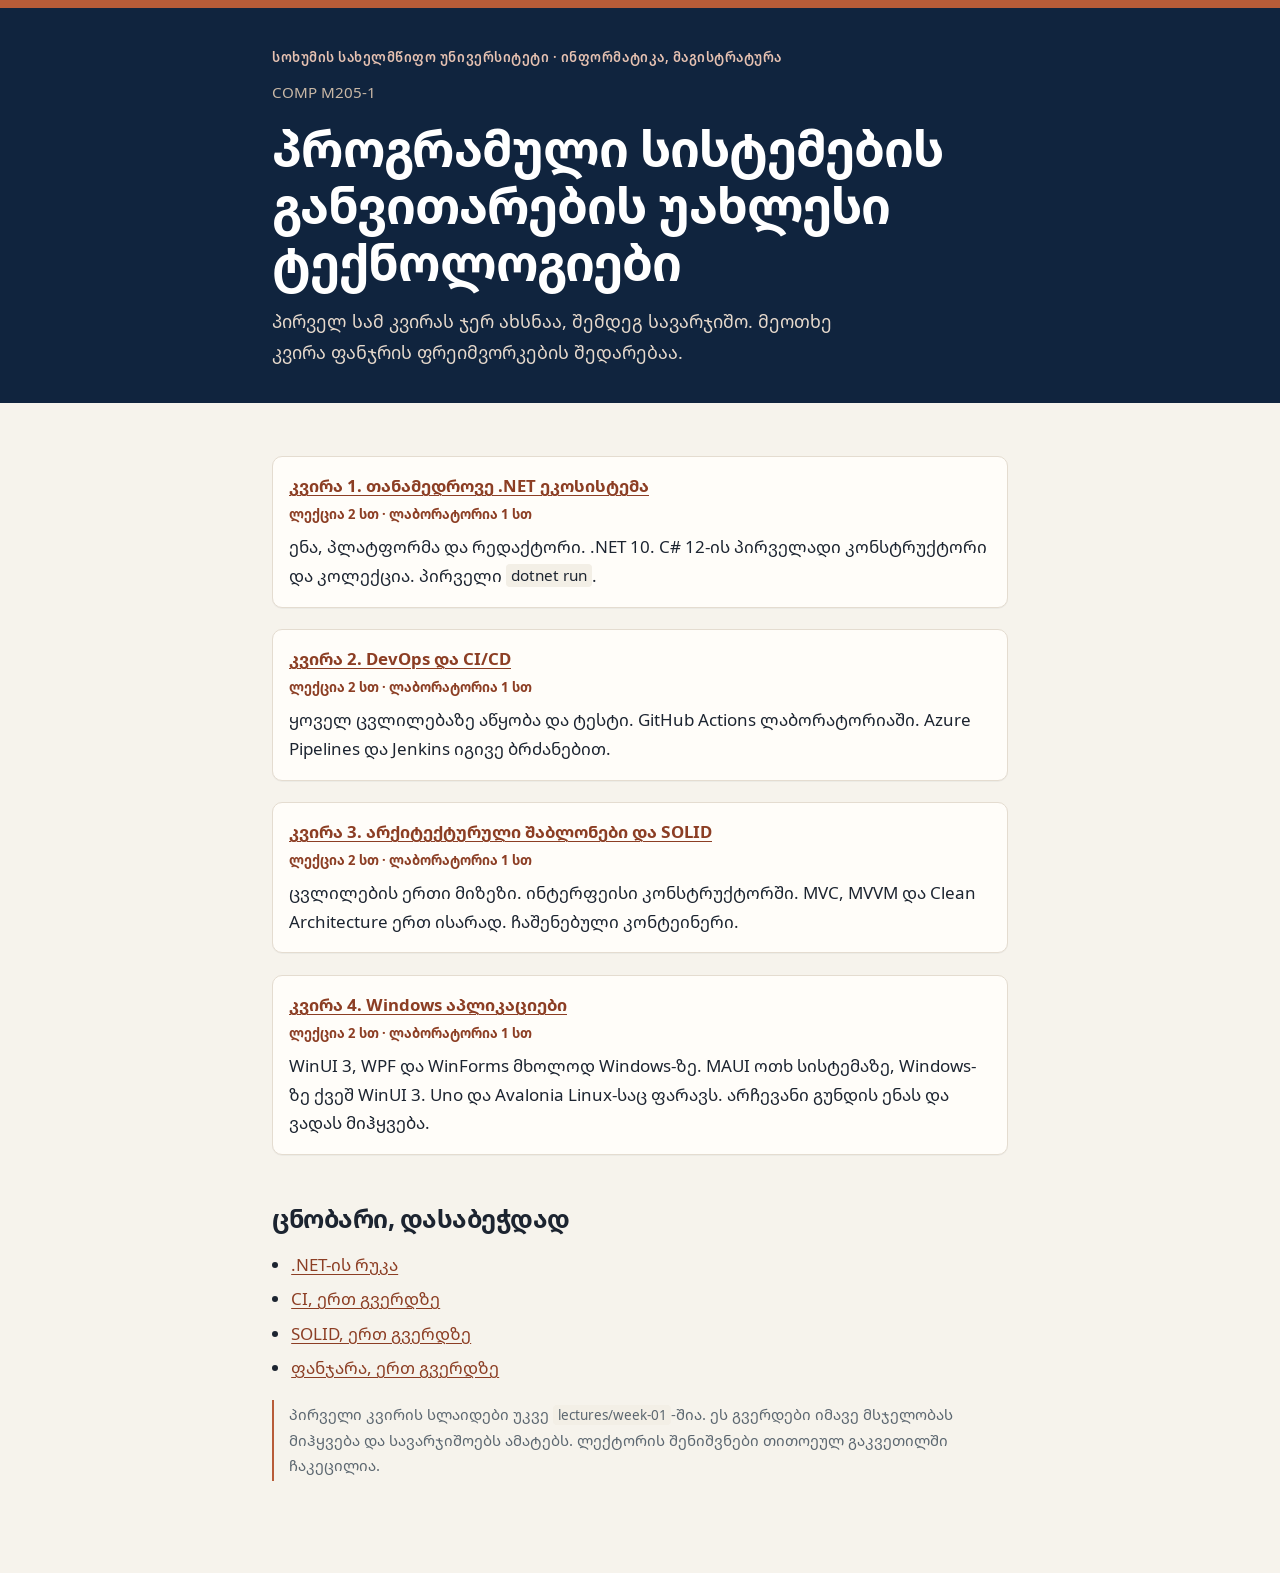
<file: course/index.html>
<!DOCTYPE html>
<html lang="ka">
<head>
  <meta charset="utf-8">
  <meta name="viewport" content="width=device-width, initial-scale=1">
  <title>COMP M205-1 · პროგრამული სისტემების განვითარების უახლესი ტექნოლოგიები</title>
  <link rel="stylesheet" href="assets/course.css">
</head>
<body>
  <header class="mast">
    <div class="mast-inner">
      <p class="mast-kicker">სოხუმის სახელმწიფო უნივერსიტეტი · ინფორმატიკა, მაგისტრატურა</p>
      <p class="mast-week">COMP M205-1</p>
      <h1>პროგრამული სისტემების განვითარების უახლესი ტექნოლოგიები</h1>
      <p class="mast-lead">პირველ სამ კვირას ჯერ ახსნაა, შემდეგ სავარჯიშო. მეოთხე კვირა ფანჯრის ფრეიმვორკების შედარებაა.</p>
    </div>
  </header>
  <main class="sheet">
    <ol class="stack">
      <li>
        <strong><a href="lessons/0001-modern-dotnet.html">კვირა 1. თანამედროვე .NET ეკოსისტემა</a></strong>
        <span>ლექცია 2 სთ · ლაბორატორია 1 სთ</span>
        <p>ენა, პლატფორმა და რედაქტორი. .NET 10. C# 12-ის პირველადი კონსტრუქტორი და კოლექცია. პირველი <code>dotnet run</code>.</p>
      </li>
      <li>
        <strong><a href="lessons/0002-devops-cicd.html">კვირა 2. DevOps და CI/CD</a></strong>
        <span>ლექცია 2 სთ · ლაბორატორია 1 სთ</span>
        <p>ყოველ ცვლილებაზე აწყობა და ტესტი. GitHub Actions ლაბორატორიაში. Azure Pipelines და Jenkins იგივე ბრძანებით.</p>
      </li>
      <li>
        <strong><a href="lessons/0003-solid-architecture.html">კვირა 3. არქიტექტურული შაბლონები და SOLID</a></strong>
        <span>ლექცია 2 სთ · ლაბორატორია 1 სთ</span>
        <p>ცვლილების ერთი მიზეზი. ინტერფეისი კონსტრუქტორში. MVC, MVVM და Clean Architecture ერთ ისარად. ჩაშენებული კონტეინერი.</p>
      </li>
      <li>
        <strong><a href="lessons/0004-windows-ui.html">კვირა 4. Windows აპლიკაციები</a></strong>
        <span>ლექცია 2 სთ · ლაბორატორია 1 სთ</span>
        <p>WinUI 3, WPF და WinForms მხოლოდ Windows-ზე. MAUI ოთხ სისტემაზე, Windows-ზე ქვეშ WinUI 3. Uno და Avalonia Linux-საც ფარავს. არჩევანი გუნდის ენას და ვადას მიჰყვება.</p>
      </li>
    </ol>
    <h2>ცნობარი, დასაბეჭდად</h2>
    <ul>
      <li><a href="reference/dotnet-map.html">.NET-ის რუკა</a></li>
      <li><a href="reference/cicd.html">CI, ერთ გვერდზე</a></li>
      <li><a href="reference/solid.html">SOLID, ერთ გვერდზე</a></li>
      <li><a href="reference/windows-ui.html">ფანჯარა, ერთ გვერდზე</a></li>
    </ul>
    <p class="aside">პირველი კვირის სლაიდები უკვე <code>lectures/week-01</code>-შია. ეს გვერდები იმავე მსჯელობას მიჰყვება და სავარჯიშოებს ამატებს. ლექტორის შენიშვნები თითოეულ გაკვეთილში ჩაკეცილია.</p>
  </main>
</body>
</html>
</file>
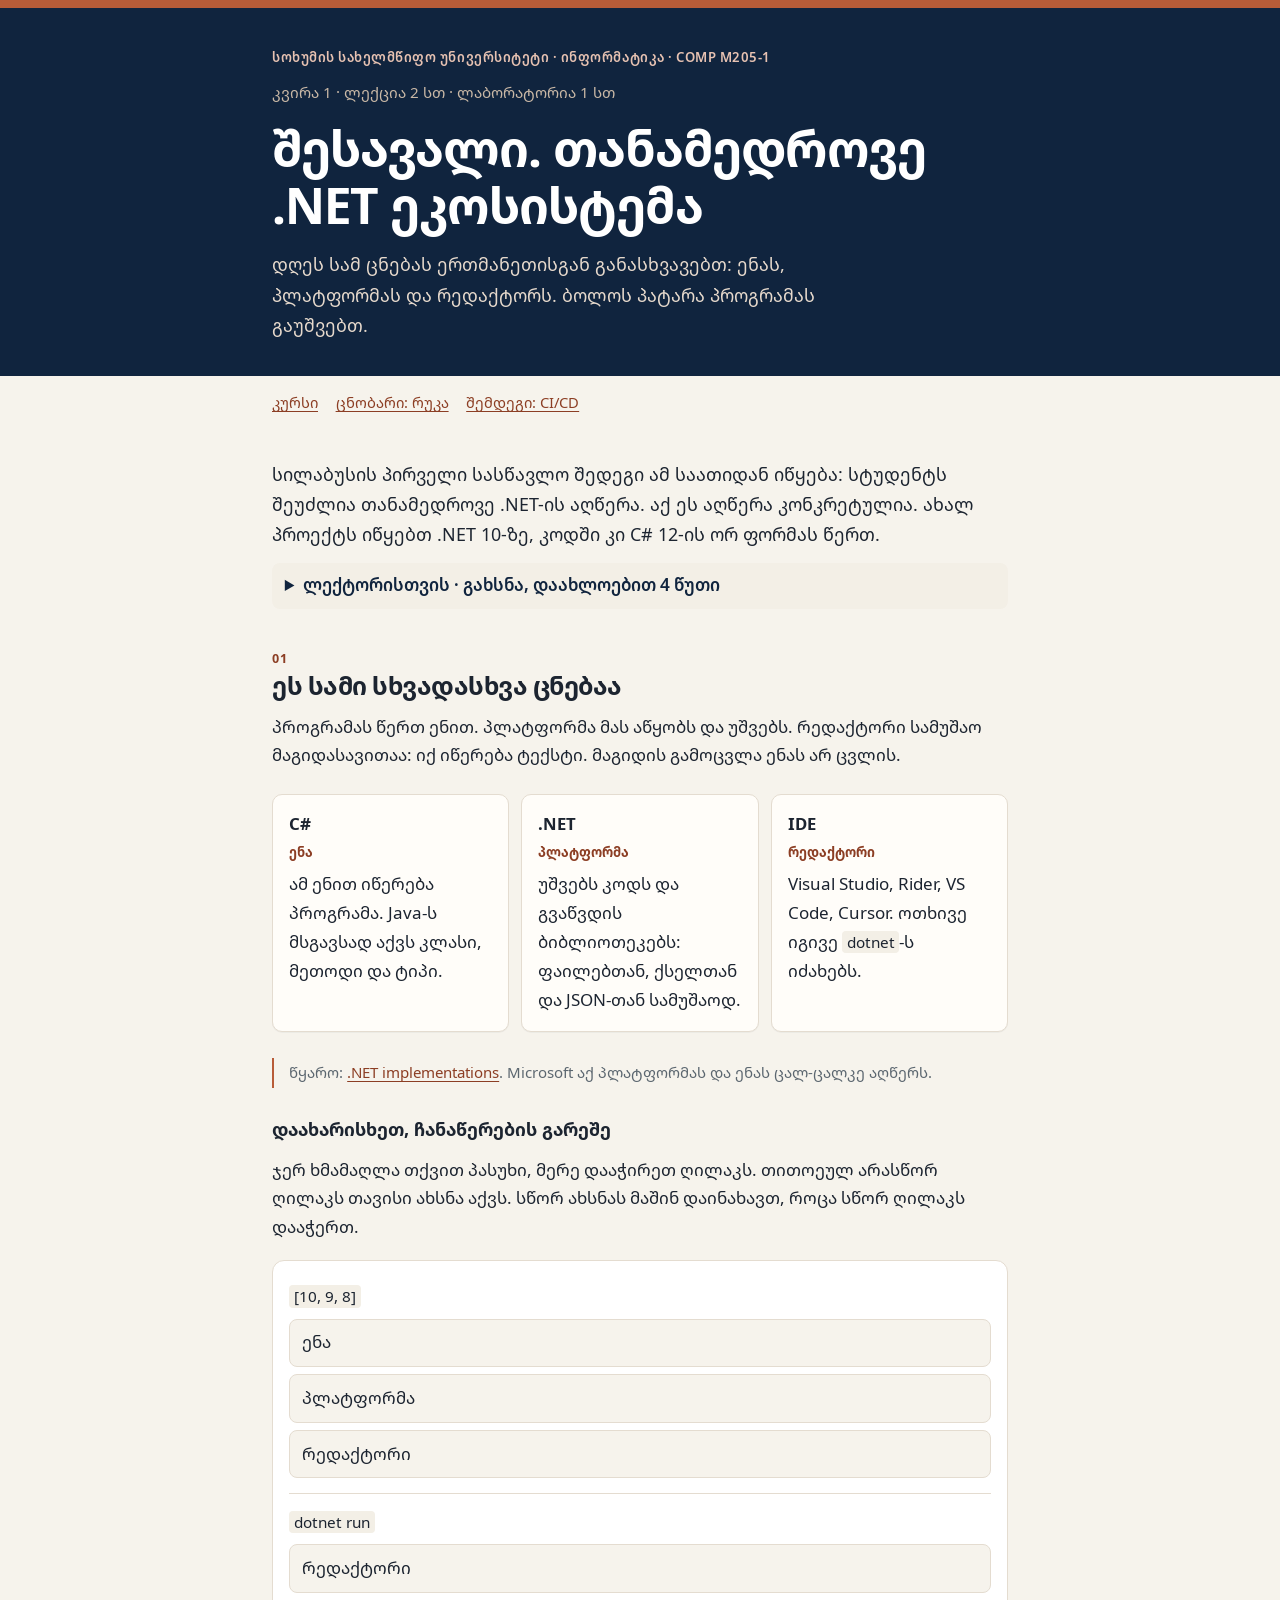
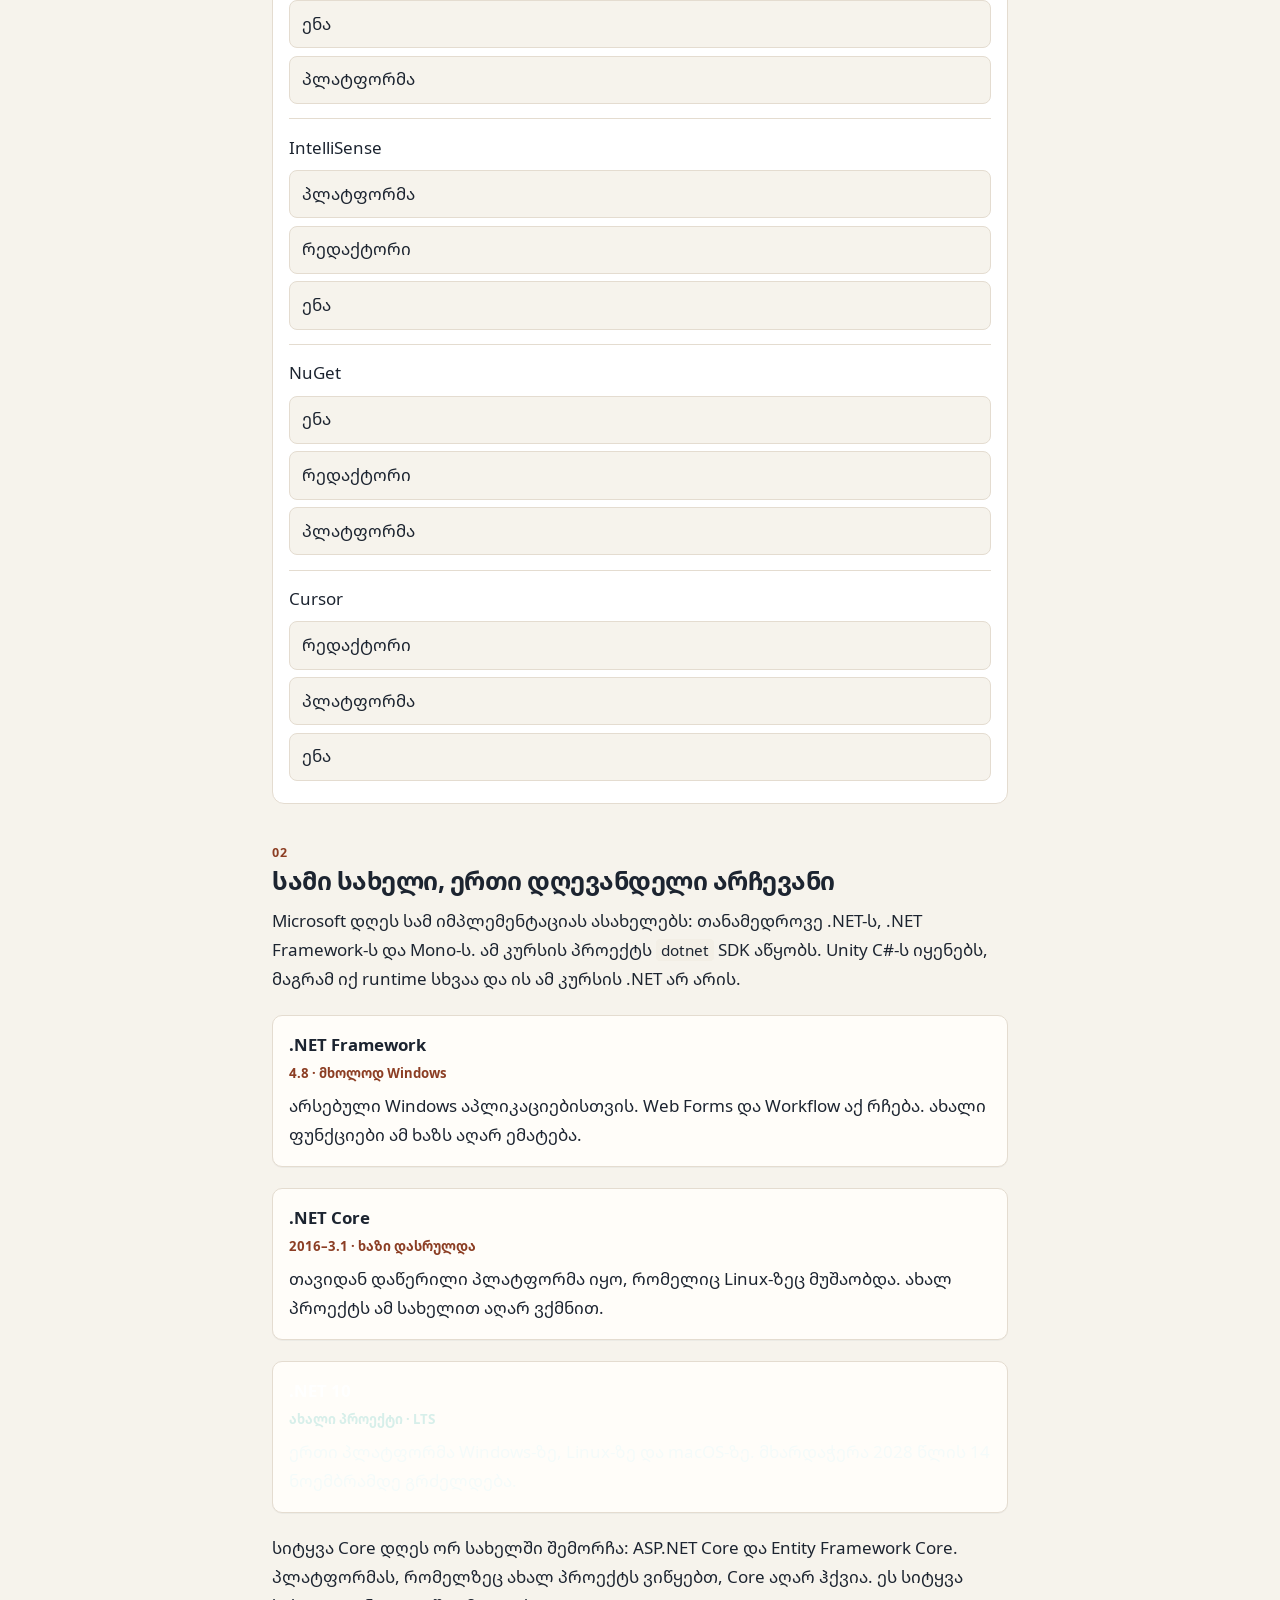
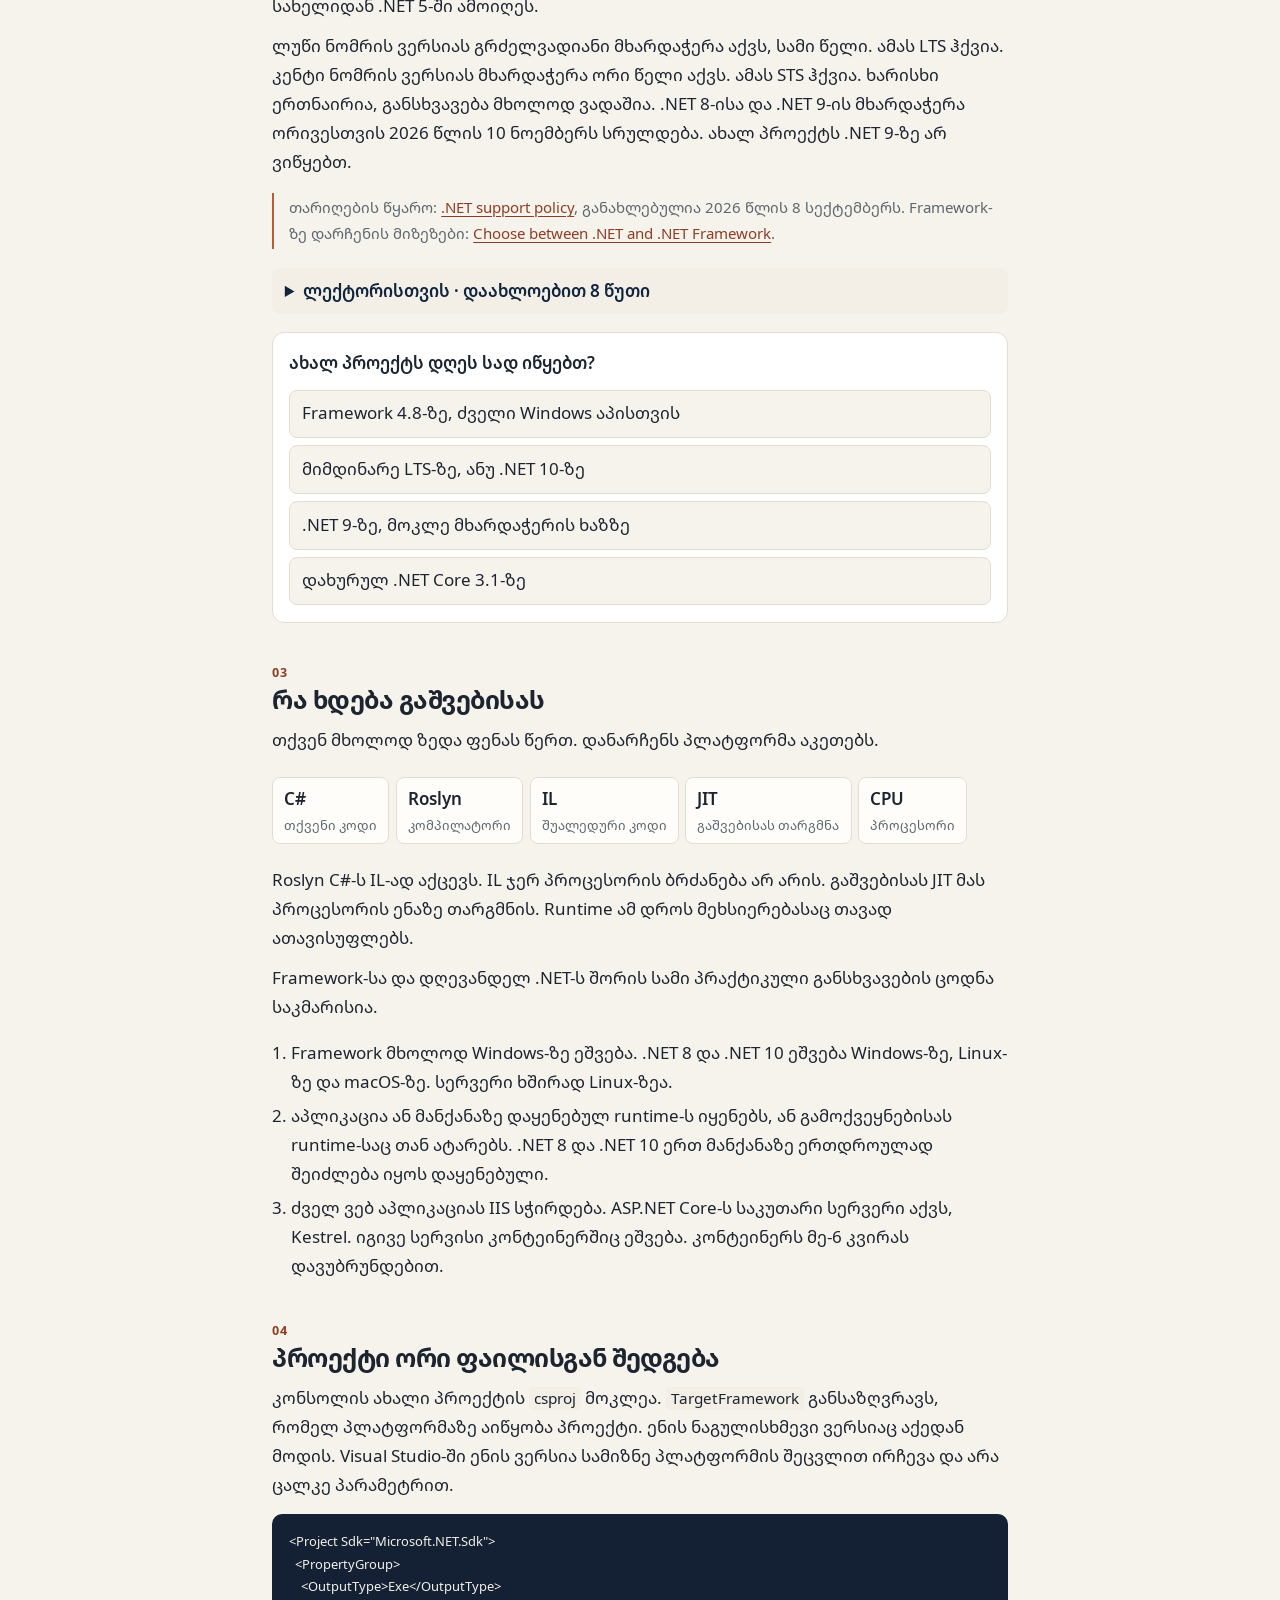
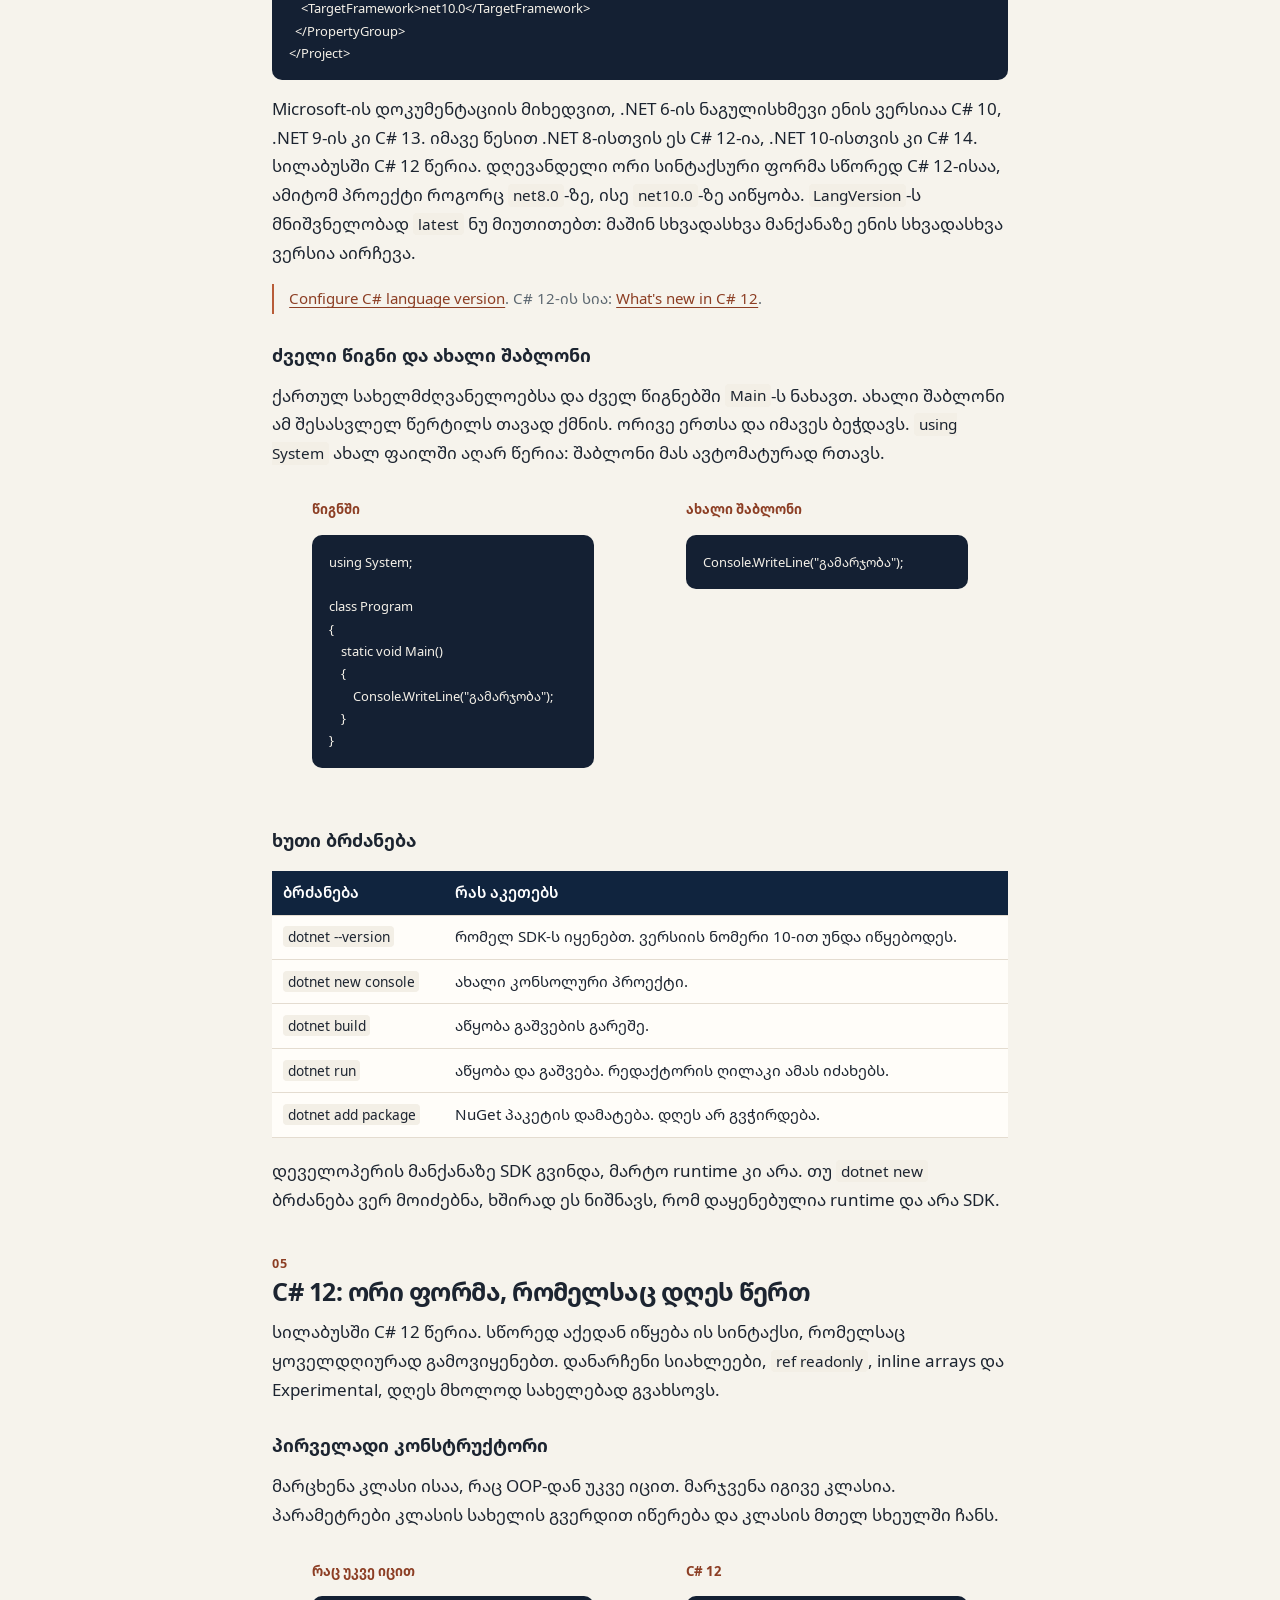
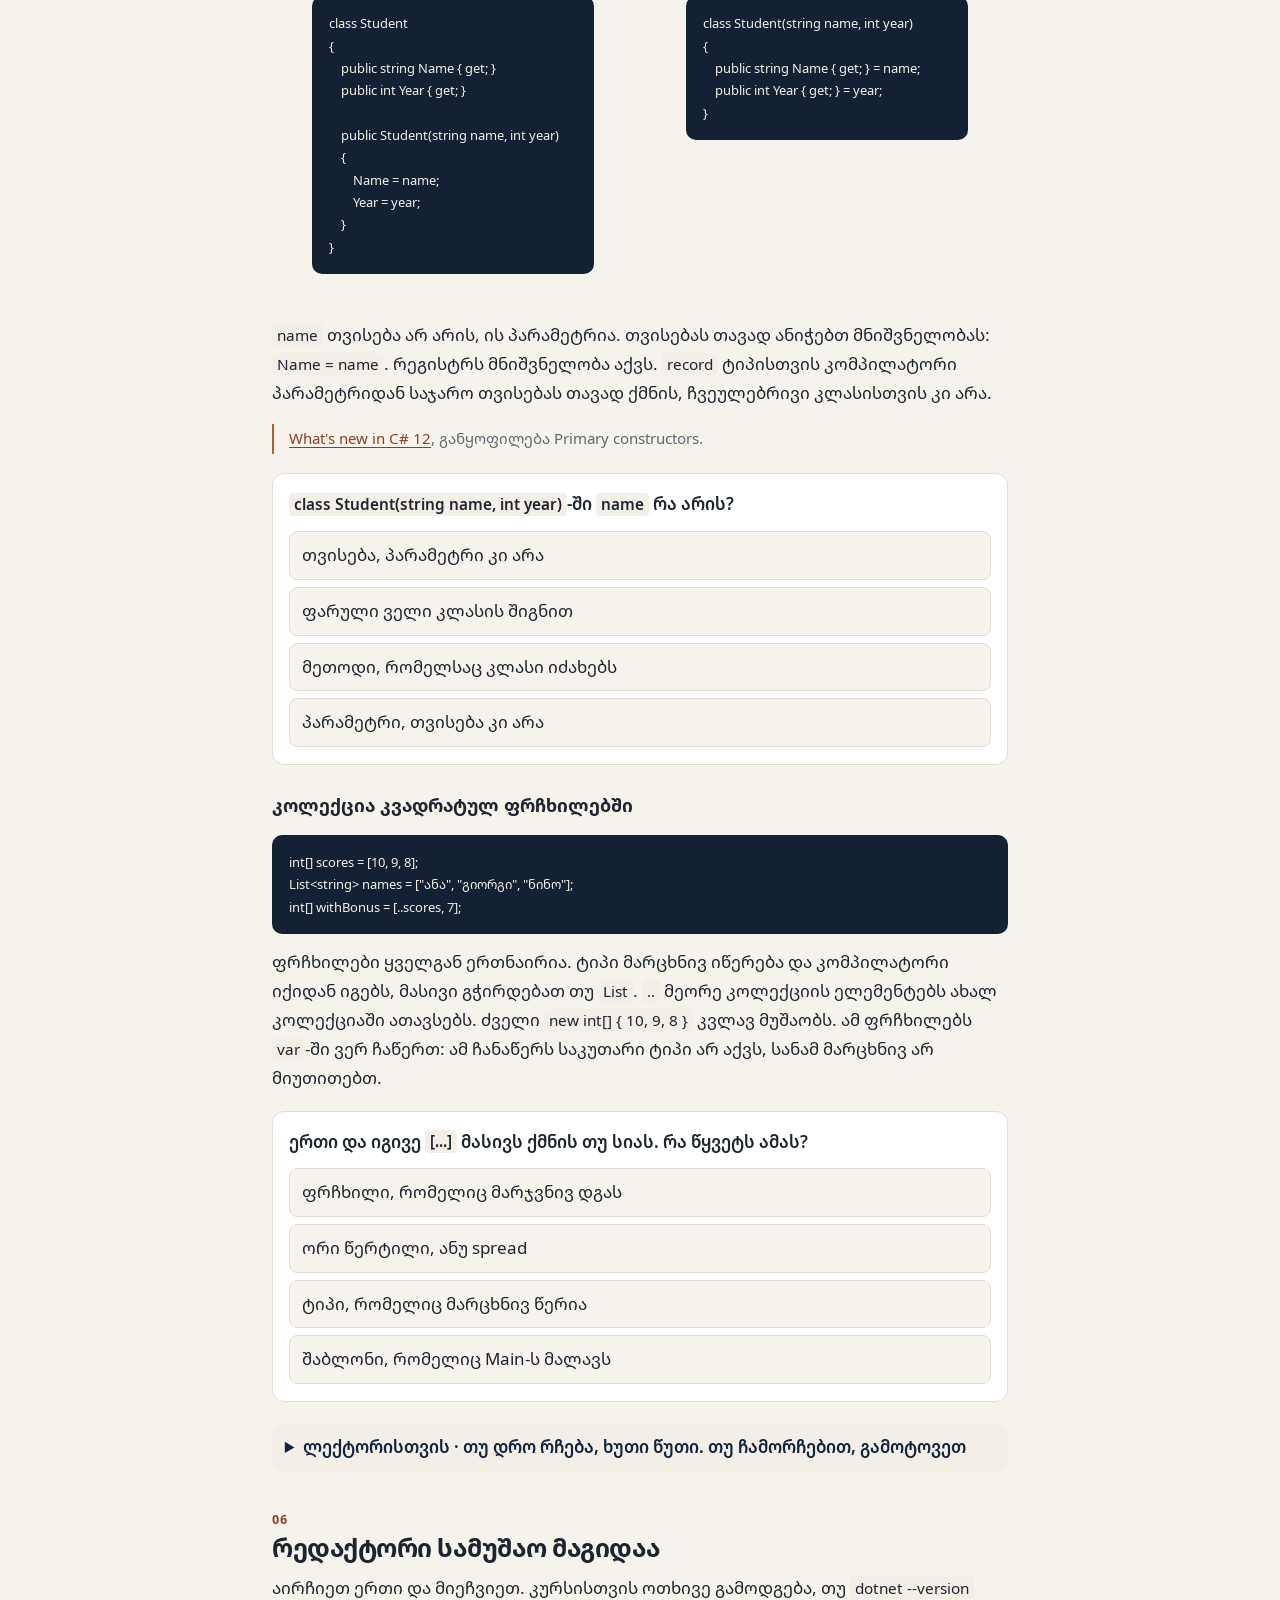
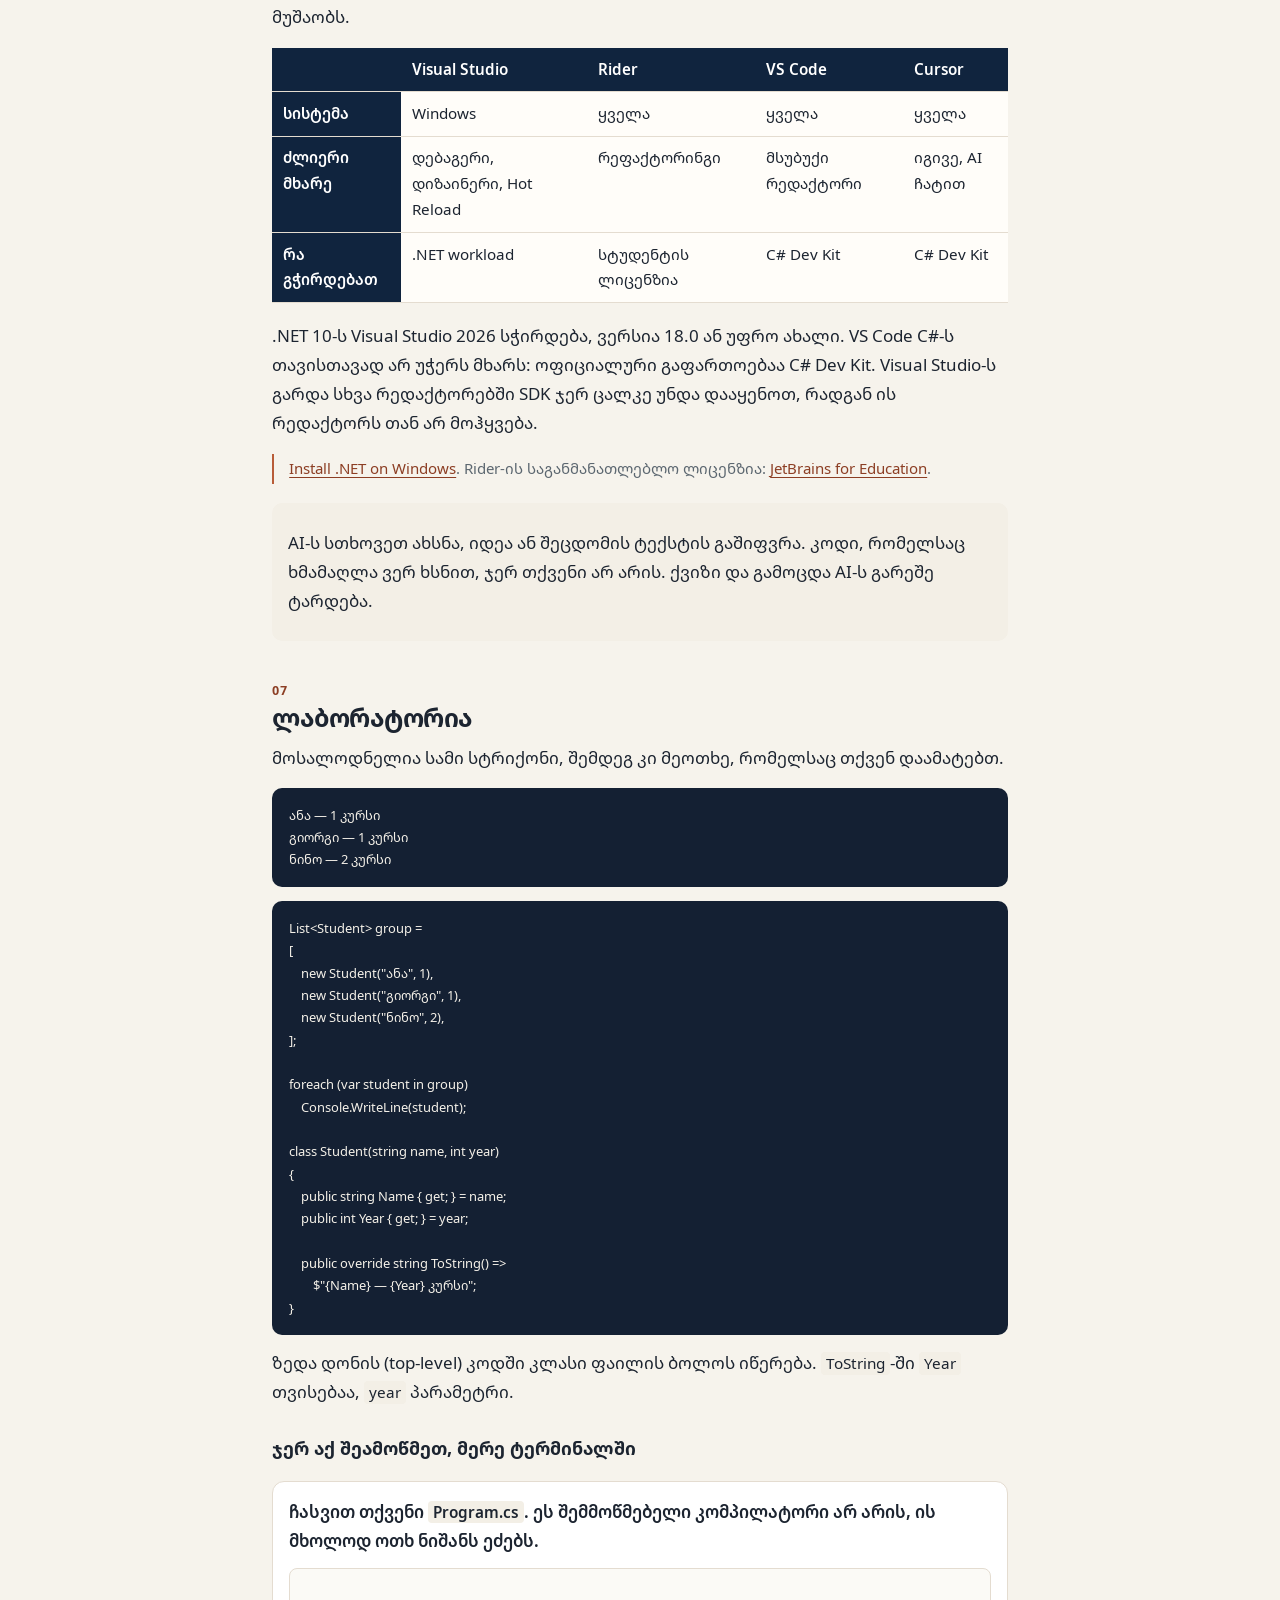
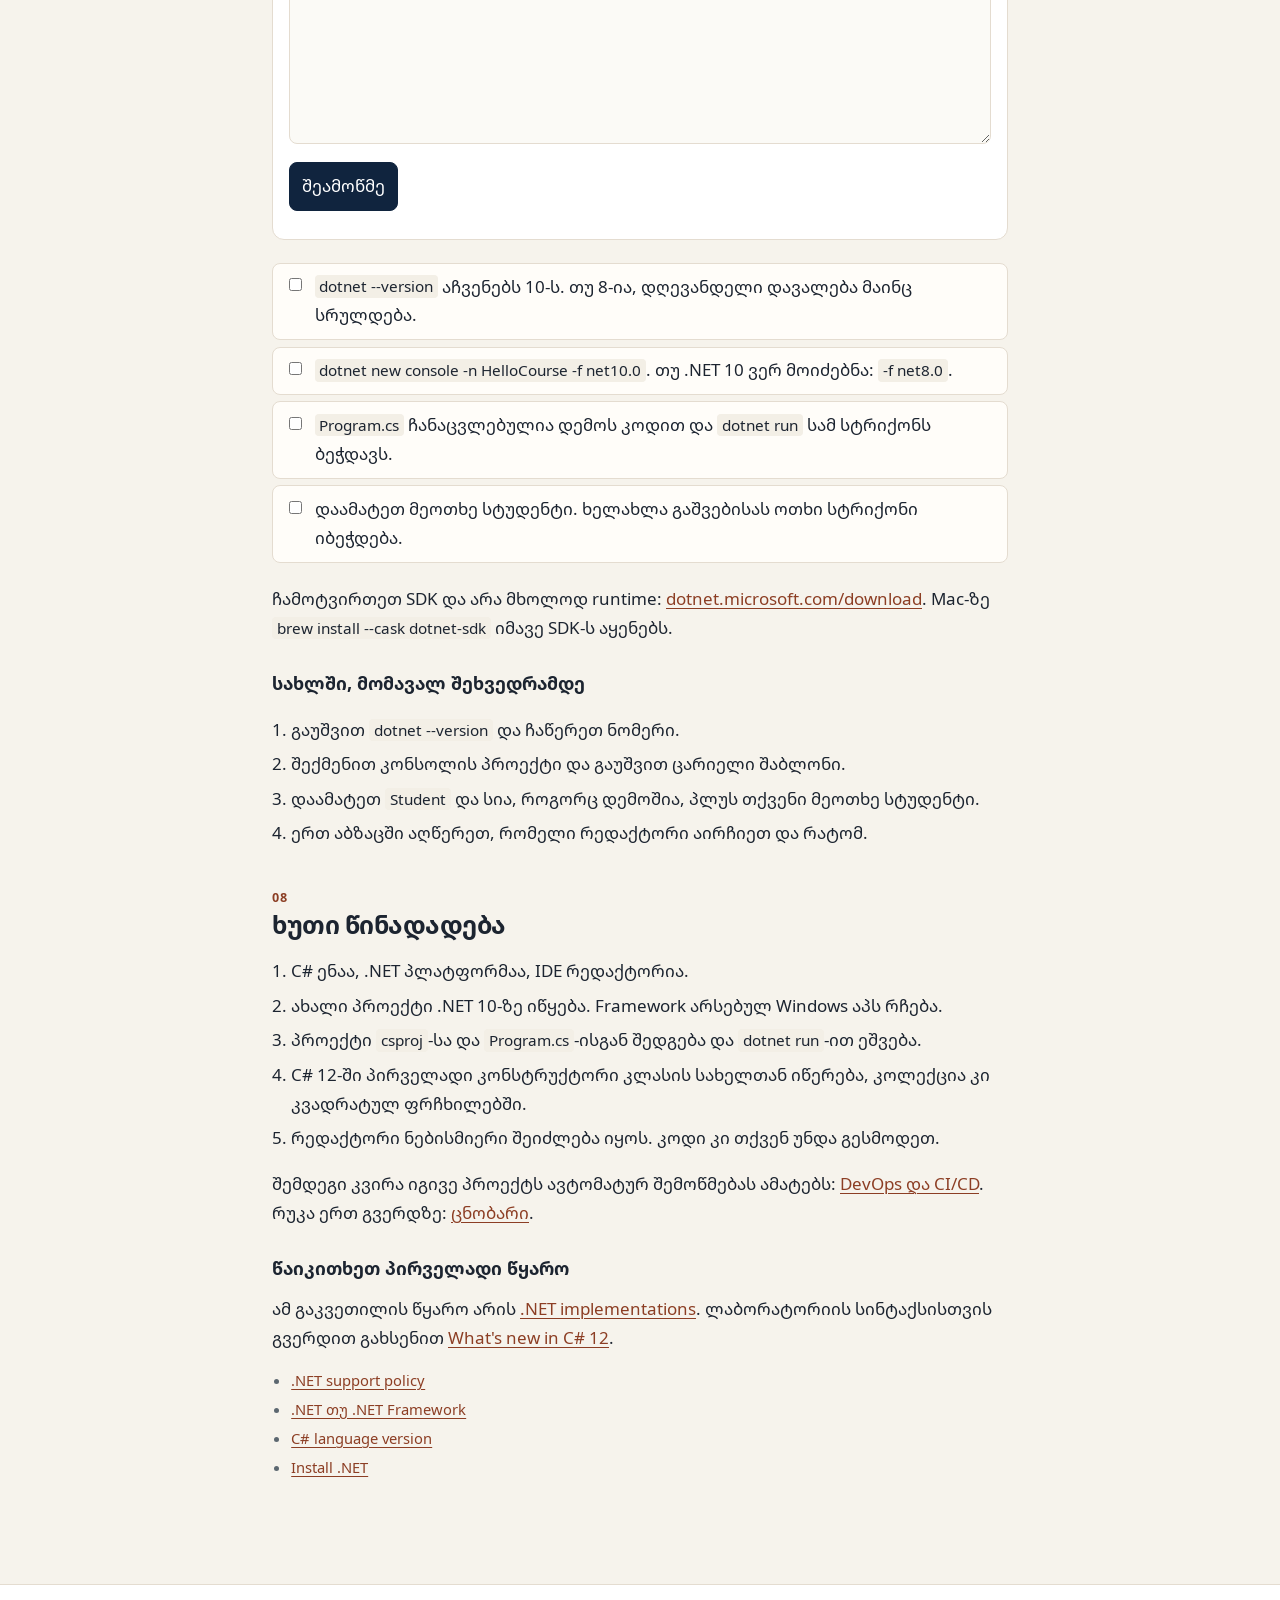
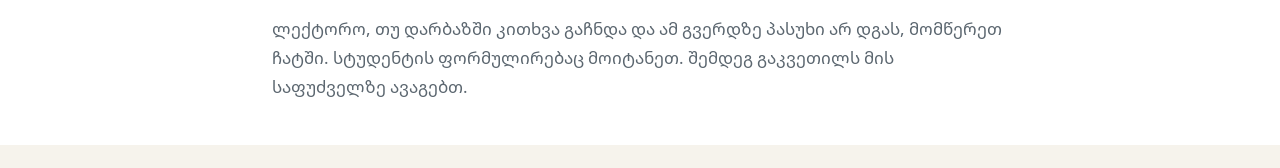
<file: course/lessons/0001-modern-dotnet.html>
<!DOCTYPE html>
<html lang="ka">
<head>
  <meta charset="utf-8">
  <meta name="viewport" content="width=device-width, initial-scale=1">
  <title>კვირა 1. თანამედროვე .NET ეკოსისტემა</title>
  <link rel="stylesheet" href="../assets/course.css">
</head>
<body>
  <header class="mast">
    <div class="mast-inner">
      <p class="mast-kicker">სოხუმის სახელმწიფო უნივერსიტეტი · ინფორმატიკა · COMP M205-1</p>
      <p class="mast-week">კვირა 1 · ლექცია 2 სთ · ლაბორატორია 1 სთ</p>
      <h1>შესავალი. თანამედროვე .NET ეკოსისტემა</h1>
      <p class="mast-lead">დღეს სამ ცნებას ერთმანეთისგან განასხვავებთ: ენას, პლატფორმას და რედაქტორს. ბოლოს პატარა პროგრამას გაუშვებთ.</p>
    </div>
  </header>

  <nav class="crumbs">
    <a href="../index.html">კურსი</a>
    <a href="../reference/dotnet-map.html">ცნობარი: რუკა</a>
    <a href="0002-devops-cicd.html">შემდეგი: CI/CD</a>
  </nav>

  <main class="sheet">
    <p class="lead">სილაბუსის პირველი სასწავლო შედეგი ამ საათიდან იწყება: სტუდენტს შეუძლია თანამედროვე .NET-ის აღწერა. აქ ეს აღწერა კონკრეტულია. ახალ პროექტს იწყებთ .NET 10-ზე, კოდში კი C# 12-ის ორ ფორმას წერთ.</p>

    <details class="lecturer">
      <summary>ლექტორისთვის · გახსნა, დაახლოებით 4 წუთი</summary>
      <p>ჰკითხეთ დარბაზს: ვინ დაწერა რამე C#-ზე, ვინ Java-ზე ან Python-ზე, ვინ მუშაობს Mac-ზე და ვინ Windows-ზე. პასუხი გაჩვენებთ, რამდენი დრო დაუთმოთ <code>Main</code>-ს. სლაიდები უკვე გაქვთ: <code>lectures/week-01</code>. ეს გვერდი იგივე მსჯელობაა, სავარჯიშოებით.</p>
    </details>

    <h2><span class="num">01</span>ეს სამი სხვადასხვა ცნებაა</h2>
    <p>პროგრამას წერთ ენით. პლატფორმა მას აწყობს და უშვებს. რედაქტორი სამუშაო მაგიდასავითაა: იქ იწერება ტექსტი. მაგიდის გამოცვლა ენას არ ცვლის.</p>
    <ul class="cards">
      <li>
        <strong>C#</strong>
        <span>ენა</span>
        <p>ამ ენით იწერება პროგრამა. Java-ს მსგავსად აქვს კლასი, მეთოდი და ტიპი.</p>
      </li>
      <li>
        <strong>.NET</strong>
        <span>პლატფორმა</span>
        <p>უშვებს კოდს და გვაწვდის ბიბლიოთეკებს: ფაილებთან, ქსელთან და JSON-თან სამუშაოდ.</p>
      </li>
      <li>
        <strong>IDE</strong>
        <span>რედაქტორი</span>
        <p>Visual Studio, Rider, VS Code, Cursor. ოთხივე იგივე <code>dotnet</code>-ს იძახებს.</p>
      </li>
    </ul>
    <p class="aside">წყარო: <a href="https://learn.microsoft.com/en-us/dotnet/fundamentals/implementations">.NET implementations</a>. Microsoft აქ პლატფორმას და ენას ცალ-ცალკე აღწერს.</p>

    <h3>დაახარისხეთ, ჩანაწერების გარეშე</h3>
    <p>ჯერ ხმამაღლა თქვით პასუხი, მერე დააჭირეთ ღილაკს. თითოეულ არასწორ ღილაკს თავისი ახსნა აქვს. სწორ ახსნას მაშინ დაინახავთ, როცა სწორ ღილაკს დააჭერთ.</p>
    <ul class="bins">
      <li class="bin-item" data-expect="language" data-yes="ენაა. ეს სინტაქსია, პლატფორმის სახელი კი არა." data-no="ეს ჩაწერის ფორმაა, ამიტომ არც პლატფორმაა და არც რედაქტორი.">
        <p><code>[10, 9, 8]</code></p>
        <div class="bin-actions">
          <button type="button" data-pick="language">ენა</button>
          <button type="button" data-pick="platform">პლატფორმა</button>
          <button type="button" data-pick="editor">რედაქტორი</button>
        </div>
        <p class="bin-feedback" hidden></p>
      </li>
      <li class="bin-item" data-expect="platform" data-yes="პლატფორმაა. ბრძანება SDK-ს ეკუთვნის, რომელ რედაქტორშიც არ უნდა მუშაობდეთ." data-no="ეს ბრძანება რედაქტორს არ ეკუთვნის. იგივე ბრძანება მუშაობს Visual Studio-შიც და Cursor-შიც.">
        <p><code>dotnet run</code></p>
        <div class="bin-actions">
          <button type="button" data-pick="editor">რედაქტორი</button>
          <button type="button" data-pick="language">ენა</button>
          <button type="button" data-pick="platform">პლატფორმა</button>
        </div>
        <p class="bin-feedback" hidden></p>
      </li>
      <li class="bin-item" data-expect="editor" data-yes="რედაქტორია. კოდის წერისას ის C#-ის მინიშნებებს გვთავაზობს. ენა მის გარეშეც იგივეა." data-no="IntelliSense რედაქტორის შესაძლებლობაა. პლატფორმა მის გარეშეც აწყობს პროექტს.">
        <p>IntelliSense</p>
        <div class="bin-actions">
          <button type="button" data-pick="platform">პლატფორმა</button>
          <button type="button" data-pick="editor">რედაქტორი</button>
          <button type="button" data-pick="language">ენა</button>
        </div>
        <p class="bin-feedback" hidden></p>
      </li>
      <li class="bin-item" data-expect="platform" data-yes="პლატფორმის პაკეტების საცავია. პაკეტი რედაქტორზე არ არის დამოკიდებული." data-no="NuGet არც ენაა და არც რედაქტორი. პაკეტს პროექტი იღებს <code>dotnet add package</code>-ით.">
        <p>NuGet</p>
        <div class="bin-actions">
          <button type="button" data-pick="language">ენა</button>
          <button type="button" data-pick="editor">რედაქტორი</button>
          <button type="button" data-pick="platform">პლატფორმა</button>
        </div>
        <p class="bin-feedback" hidden></p>
      </li>
      <li class="bin-item" data-expect="editor" data-yes="რედაქტორია. Mac-ზე სრული Visual Studio არ გვჭირდება. SDK იგივე რჩება." data-no="Cursor რედაქტორია. მასში დაწერილი C# სხვა ენად არ იქცევა.">
        <p>Cursor</p>
        <div class="bin-actions">
          <button type="button" data-pick="editor">რედაქტორი</button>
          <button type="button" data-pick="platform">პლატფორმა</button>
          <button type="button" data-pick="language">ენა</button>
        </div>
        <p class="bin-feedback" hidden></p>
      </li>
    </ul>

    <h2><span class="num">02</span>სამი სახელი, ერთი დღევანდელი არჩევანი</h2>
    <p>Microsoft დღეს სამ იმპლემენტაციას ასახელებს: თანამედროვე .NET-ს, .NET Framework-ს და Mono-ს. ამ კურსის პროექტს <code>dotnet</code> SDK აწყობს. Unity C#-ს იყენებს, მაგრამ იქ runtime სხვაა და ის ამ კურსის .NET არ არის.</p>
    <ul class="stack">
      <li>
        <strong>.NET Framework</strong>
        <span>4.8 · მხოლოდ Windows</span>
        <p>არსებული Windows აპლიკაციებისთვის. Web Forms და Workflow აქ რჩება. ახალი ფუნქციები ამ ხაზს აღარ ემატება.</p>
      </li>
      <li>
        <strong>.NET Core</strong>
        <span>2016–3.1 · ხაზი დასრულდა</span>
        <p>თავიდან დაწერილი პლატფორმა იყო, რომელიც Linux-ზეც მუშაობდა. ახალ პროექტს ამ სახელით აღარ ვქმნით.</p>
      </li>
      <li class="mark">
        <strong>.NET 10</strong>
        <span>ახალი პროექტი · LTS</span>
        <p>ერთი პლატფორმა Windows-ზე, Linux-ზე და macOS-ზე. მხარდაჭერა 2028 წლის 14 ნოემბრამდე გრძელდება.</p>
      </li>
    </ul>
    <p>სიტყვა Core დღეს ორ სახელში შემორჩა: ASP.NET Core და Entity Framework Core. პლატფორმას, რომელზეც ახალ პროექტს ვიწყებთ, Core აღარ ჰქვია. ეს სიტყვა სახელიდან .NET 5-ში ამოიღეს.</p>
    <p>ლუწი ნომრის ვერსიას გრძელვადიანი მხარდაჭერა აქვს, სამი წელი. ამას LTS ჰქვია. კენტი ნომრის ვერსიას მხარდაჭერა ორი წელი აქვს. ამას STS ჰქვია. ხარისხი ერთნაირია, განსხვავება მხოლოდ ვადაშია. .NET 8-ისა და .NET 9-ის მხარდაჭერა ორივესთვის 2026 წლის 10 ნოემბერს სრულდება. ახალ პროექტს .NET 9-ზე არ ვიწყებთ.</p>
    <p class="aside">თარიღების წყარო: <a href="https://dotnet.microsoft.com/en-us/platform/support/policy/dotnet-core">.NET support policy</a>, განახლებულია 2026 წლის 8 სექტემბერს. Framework-ზე დარჩენის მიზეზები: <a href="https://learn.microsoft.com/en-us/dotnet/standard/choosing-core-framework-server">Choose between .NET and .NET Framework</a>.</p>

    <details class="lecturer">
      <summary>ლექტორისთვის · დაახლოებით 8 წუთი</summary>
      <p>ცხრილი სლაიდზეა, აქ მოკლედ. ხმამაღლა წაიკითხეთ ბოლო აბზაცი Core-ზე. თუ ლაბორატორიაში .NET 10 არ არის დაყენებული, დღევანდელი დემო .NET 8-ზეც ეშვება. .NET 9-ის დაყენება ნუ მოსთხოვთ.</p>
    </details>

    <section class="quiz" data-quiz data-answer="b">
      <p class="prompt">ახალ პროექტს დღეს სად იწყებთ?</p>
      <div class="choices">
        <button type="button" data-choice="a" data-why="Framework 4.8 არსებული Windows აპლიკაციებისთვის რჩება. ახალი პროექტისთვის ის აღარ გამოდგება.">Framework 4.8-ზე, ძველი Windows აპისთვის</button>
        <button type="button" data-choice="b" data-why="კი. .NET 10 მოქმედი LTS ვერსიაა და მხარდაჭერა 2028 წლის 14 ნოემბრამდე გრძელდება.">მიმდინარე LTS-ზე, ანუ .NET 10-ზე</button>
        <button type="button" data-choice="c" data-why=".NET 9 მოკლე ხაზია და 2026 წლის 10 ნოემბერს სრულდება. ახალ პროექტს აქ არ ვიწყებთ.">.NET 9-ზე, მოკლე მხარდაჭერის ხაზზე</button>
        <button type="button" data-choice="d" data-why="Core 3.1-ის მხარდაჭერა 2022 წელს დასრულდა. ეს სახელი უკვე ისტორიაა.">დახურულ .NET Core 3.1-ზე</button>
      </div>
      <p class="feedback" hidden></p>
    </section>

    <h2><span class="num">03</span>რა ხდება გაშვებისას</h2>
    <p>თქვენ მხოლოდ ზედა ფენას წერთ. დანარჩენს პლატფორმა აკეთებს.</p>
    <ol class="flow">
      <li>C#<span>თქვენი კოდი</span></li>
      <li>Roslyn<span>კომპილატორი</span></li>
      <li>IL<span>შუალედური კოდი</span></li>
      <li>JIT<span>გაშვებისას თარგმნა</span></li>
      <li>CPU<span>პროცესორი</span></li>
    </ol>
    <p>Roslyn C#-ს IL-ად აქცევს. IL ჯერ პროცესორის ბრძანება არ არის. გაშვებისას JIT მას პროცესორის ენაზე თარგმნის. Runtime ამ დროს მეხსიერებასაც თავად ათავისუფლებს.</p>
    <p>Framework-სა და დღევანდელ .NET-ს შორის სამი პრაქტიკული განსხვავების ცოდნა საკმარისია.</p>
    <ol>
      <li>Framework მხოლოდ Windows-ზე ეშვება. .NET 8 და .NET 10 ეშვება Windows-ზე, Linux-ზე და macOS-ზე. სერვერი ხშირად Linux-ზეა.</li>
      <li>აპლიკაცია ან მანქანაზე დაყენებულ runtime-ს იყენებს, ან გამოქვეყნებისას runtime-საც თან ატარებს. .NET 8 და .NET 10 ერთ მანქანაზე ერთდროულად შეიძლება იყოს დაყენებული.</li>
      <li>ძველ ვებ აპლიკაციას IIS სჭირდება. ASP.NET Core-ს საკუთარი სერვერი აქვს, Kestrel. იგივე სერვისი კონტეინერშიც ეშვება. კონტეინერს მე-6 კვირას დავუბრუნდებით.</li>
    </ol>

    <h2><span class="num">04</span>პროექტი ორი ფაილისგან შედგება</h2>
    <p>კონსოლის ახალი პროექტის <code>csproj</code> მოკლეა. <code>TargetFramework</code> განსაზღვრავს, რომელ პლატფორმაზე აიწყობა პროექტი. ენის ნაგულისხმევი ვერსიაც აქედან მოდის. Visual Studio-ში ენის ვერსია სამიზნე პლატფორმის შეცვლით ირჩევა და არა ცალკე პარამეტრით.</p>
    <pre><code>&lt;Project Sdk="Microsoft.NET.Sdk"&gt;
  &lt;PropertyGroup&gt;
    &lt;OutputType&gt;Exe&lt;/OutputType&gt;
    &lt;TargetFramework&gt;net10.0&lt;/TargetFramework&gt;
  &lt;/PropertyGroup&gt;
&lt;/Project&gt;</code></pre>
    <p>Microsoft-ის დოკუმენტაციის მიხედვით, .NET 6-ის ნაგულისხმევი ენის ვერსიაა C# 10, .NET 9-ის კი C# 13. იმავე წესით .NET 8-ისთვის ეს C# 12-ია, .NET 10-ისთვის კი C# 14. სილაბუსში C# 12 წერია. დღევანდელი ორი სინტაქსური ფორმა სწორედ C# 12-ისაა, ამიტომ პროექტი როგორც <code>net8.0</code>-ზე, ისე <code>net10.0</code>-ზე აიწყობა. <code>LangVersion</code>-ს მნიშვნელობად <code>latest</code> ნუ მიუთითებთ: მაშინ სხვადასხვა მანქანაზე ენის სხვადასხვა ვერსია აირჩევა.</p>
    <p class="aside"><a href="https://learn.microsoft.com/en-us/dotnet/csharp/language-reference/configure-language-version">Configure C# language version</a>. C# 12-ის სია: <a href="https://learn.microsoft.com/en-us/dotnet/csharp/whats-new/csharp-12">What's new in C# 12</a>.</p>

    <h3>ძველი წიგნი და ახალი შაბლონი</h3>
    <p>ქართულ სახელმძღვანელოებსა და ძველ წიგნებში <code>Main</code>-ს ნახავთ. ახალი შაბლონი ამ შესასვლელ წერტილს თავად ქმნის. ორივე ერთსა და იმავეს ბეჭდავს. <code>using System</code> ახალ ფაილში აღარ წერია: შაბლონი მას ავტომატურად რთავს.</p>
    <div class="pair">
      <figure>
        <figcaption>წიგნში</figcaption>
        <pre><code>using System;

class Program
{
    static void Main()
    {
        Console.WriteLine("გამარჯობა");
    }
}</code></pre>
      </figure>
      <figure>
        <figcaption>ახალი შაბლონი</figcaption>
        <pre><code>Console.WriteLine("გამარჯობა");</code></pre>
      </figure>
    </div>

    <h3>ხუთი ბრძანება</h3>
    <table>
      <thead>
        <tr><th>ბრძანება</th><th>რას აკეთებს</th></tr>
      </thead>
      <tbody>
        <tr><td><code>dotnet --version</code></td><td>რომელ SDK-ს იყენებთ. ვერსიის ნომერი 10-ით უნდა იწყებოდეს.</td></tr>
        <tr><td><code>dotnet new console</code></td><td>ახალი კონსოლური პროექტი.</td></tr>
        <tr><td><code>dotnet build</code></td><td>აწყობა გაშვების გარეშე.</td></tr>
        <tr><td><code>dotnet run</code></td><td>აწყობა და გაშვება. რედაქტორის ღილაკი ამას იძახებს.</td></tr>
        <tr><td><code>dotnet add package</code></td><td>NuGet პაკეტის დამატება. დღეს არ გვჭირდება.</td></tr>
      </tbody>
    </table>
    <p>დეველოპერის მანქანაზე SDK გვინდა, მარტო runtime კი არა. თუ <code>dotnet new</code> ბრძანება ვერ მოიძებნა, ხშირად ეს ნიშნავს, რომ დაყენებულია runtime და არა SDK.</p>

    <h2><span class="num">05</span>C# 12: ორი ფორმა, რომელსაც დღეს წერთ</h2>
    <p>სილაბუსში C# 12 წერია. სწორედ აქედან იწყება ის სინტაქსი, რომელსაც ყოველდღიურად გამოვიყენებთ. დანარჩენი სიახლეები, <code>ref readonly</code>, inline arrays და Experimental, დღეს მხოლოდ სახელებად გვახსოვს.</p>

    <h3>პირველადი კონსტრუქტორი</h3>
    <p>მარცხენა კლასი ისაა, რაც OOP-დან უკვე იცით. მარჯვენა იგივე კლასია. პარამეტრები კლასის სახელის გვერდით იწერება და კლასის მთელ სხეულში ჩანს.</p>
    <div class="pair">
      <figure>
        <figcaption>რაც უკვე იცით</figcaption>
        <pre><code>class Student
{
    public string Name { get; }
    public int Year { get; }

    public Student(string name, int year)
    {
        Name = name;
        Year = year;
    }
}</code></pre>
      </figure>
      <figure>
        <figcaption>C# 12</figcaption>
        <pre><code>class Student(string name, int year)
{
    public string Name { get; } = name;
    public int Year { get; } = year;
}</code></pre>
      </figure>
    </div>
    <p><code>name</code> თვისება არ არის, ის პარამეტრია. თვისებას თავად ანიჭებთ მნიშვნელობას: <code>Name = name</code>. რეგისტრს მნიშვნელობა აქვს. <code>record</code> ტიპისთვის კომპილატორი პარამეტრიდან საჯარო თვისებას თავად ქმნის, ჩვეულებრივი კლასისთვის კი არა.</p>
    <p class="aside"><a href="https://learn.microsoft.com/en-us/dotnet/csharp/whats-new/csharp-12">What's new in C# 12</a>, განყოფილება Primary constructors.</p>

    <section class="quiz" data-quiz data-answer="d">
      <p class="prompt"><code>class Student(string name, int year)</code>-ში <code>name</code> რა არის?</p>
      <div class="choices">
        <button type="button" data-choice="a" data-why="ეს record-ის ქცევაა. ჩვეულებრივ კლასში კომპილატორი თვისებას თავად არ ქმნის.">თვისება, პარამეტრი კი არა</button>
        <button type="button" data-choice="b" data-why="თუ პარამეტრს სხეულში იყენებთ, კომპილატორმა შეიძლება შიდა ველი შექმნას. მაგრამ <code>name</code> მაინც პარამეტრის სახელია და არა ველის.">ფარული ველი კლასის შიგნით</button>
        <button type="button" data-choice="c" data-why="name მეთოდი არ არის, ის კონსტრუქტორის პარამეტრია.">მეთოდი, რომელსაც კლასი იძახებს</button>
        <button type="button" data-choice="d" data-why="კი. პარამეტრი სხეულში ჩანს. თვისება მხოლოდ მაშინ ჩნდება, როცა Name = name წერთ.">პარამეტრი, თვისება კი არა</button>
      </div>
      <p class="feedback" hidden></p>
    </section>

    <h3>კოლექცია კვადრატულ ფრჩხილებში</h3>
    <pre><code>int[] scores = [10, 9, 8];
List&lt;string&gt; names = ["ანა", "გიორგი", "ნინო"];
int[] withBonus = [..scores, 7];</code></pre>
    <p>ფრჩხილები ყველგან ერთნაირია. ტიპი მარცხნივ იწერება და კომპილატორი იქიდან იგებს, მასივი გჭირდებათ თუ <code>List</code>. <code>..</code> მეორე კოლექციის ელემენტებს ახალ კოლექციაში ათავსებს. ძველი <code>new int[] { 10, 9, 8 }</code> კვლავ მუშაობს. ამ ფრჩხილებს <code>var</code>-ში ვერ ჩაწერთ: ამ ჩანაწერს საკუთარი ტიპი არ აქვს, სანამ მარცხნივ არ მიუთითებთ.</p>

    <section class="quiz" data-quiz data-answer="c">
      <p class="prompt">ერთი და იგივე <code>[...]</code> მასივს ქმნის თუ სიას. რა წყვეტს ამას?</p>
      <div class="choices">
        <button type="button" data-choice="a" data-why="ფრჩხილები მხოლოდ ელემენტებს შეიცავს. მასივი იქნება თუ სია, მარცხენა ტიპი წყვეტს.">ფრჩხილი, რომელიც მარჯვნივ დგას</button>
        <button type="button" data-choice="b" data-why="ორი წერტილი მეორე კოლექციის ელემენტებს ათავსებს. ახალი კოლექციის სახეს ის არ განსაზღვრავს.">ორი წერტილი, ანუ spread</button>
        <button type="button" data-choice="c" data-why="კი. int[] მასივია, List სიაა. ფრჩხილი ორივესთან ერთია.">ტიპი, რომელიც მარცხნივ წერია</button>
        <button type="button" data-choice="d" data-why="შაბლონი Main-ს მალავს. კოლექციის სახეს ის არ განსაზღვრავს.">შაბლონი, რომელიც Main-ს მალავს</button>
      </div>
      <p class="feedback" hidden></p>
    </section>

    <details class="lecturer">
      <summary>ლექტორისთვის · თუ დრო რჩება, ხუთი წუთი. თუ ჩამორჩებით, გამოტოვეთ</summary>
      <p>C# 12-ის კიდევ ორი შესაძლებლობა, მოკლედ. ტიპის მეტსახელი (alias): <code>using Grades = System.Collections.Generic.List&lt;int&gt;;</code>. ლამბდას ნაგულისხმევი პარამეტრი: <code>(string name = "მეგობარო") =&gt; ...</code>. C# 13-სა და 14-ზე დღეს ერთი წინადადება საკმარისია: ენა განვითარდა, დღევანდელი ლაბორატორია კი C# 12-ის ფორმებს ეყრდნობა.</p>
    </details>

    <h2><span class="num">06</span>რედაქტორი სამუშაო მაგიდაა</h2>
    <p>აირჩიეთ ერთი და მიეჩვიეთ. კურსისთვის ოთხივე გამოდგება, თუ <code>dotnet --version</code> მუშაობს.</p>
    <table>
      <thead>
        <tr><th></th><th>Visual Studio</th><th>Rider</th><th>VS Code</th><th>Cursor</th></tr>
      </thead>
      <tbody>
        <tr><th>სისტემა</th><td>Windows</td><td>ყველა</td><td>ყველა</td><td>ყველა</td></tr>
        <tr><th>ძლიერი მხარე</th><td>დებაგერი, დიზაინერი, Hot Reload</td><td>რეფაქტორინგი</td><td>მსუბუქი რედაქტორი</td><td>იგივე, AI ჩატით</td></tr>
        <tr><th>რა გჭირდებათ</th><td>.NET workload</td><td>სტუდენტის ლიცენზია</td><td>C# Dev Kit</td><td>C# Dev Kit</td></tr>
      </tbody>
    </table>
    <p>.NET 10-ს Visual Studio 2026 სჭირდება, ვერსია 18.0 ან უფრო ახალი. VS Code C#-ს თავისთავად არ უჭერს მხარს: ოფიციალური გაფართოებაა C# Dev Kit. Visual Studio-ს გარდა სხვა რედაქტორებში SDK ჯერ ცალკე უნდა დააყენოთ, რადგან ის რედაქტორს თან არ მოჰყვება.</p>
    <p class="aside"><a href="https://learn.microsoft.com/en-us/dotnet/core/install/windows">Install .NET on Windows</a>. Rider-ის საგანმანათლებლო ლიცენზია: <a href="https://www.jetbrains.com/community/education/">JetBrains for Education</a>.</p>

    <div class="callout">
      <p>AI-ს სთხოვეთ ახსნა, იდეა ან შეცდომის ტექსტის გაშიფვრა. კოდი, რომელსაც ხმამაღლა ვერ ხსნით, ჯერ თქვენი არ არის. ქვიზი და გამოცდა AI-ს გარეშე ტარდება.</p>
    </div>

    <h2><span class="num">07</span>ლაბორატორია</h2>
    <p>მოსალოდნელია სამი სტრიქონი, შემდეგ კი მეოთხე, რომელსაც თქვენ დაამატებთ.</p>
    <pre><code>ანა — 1 კურსი
გიორგი — 1 კურსი
ნინო — 2 კურსი</code></pre>
    <pre><code>List&lt;Student&gt; group =
[
    new Student("ანა", 1),
    new Student("გიორგი", 1),
    new Student("ნინო", 2),
];

foreach (var student in group)
    Console.WriteLine(student);

class Student(string name, int year)
{
    public string Name { get; } = name;
    public int Year { get; } = year;

    public override string ToString() =&gt;
        $"{Name} — {Year} კურსი";
}</code></pre>
    <p>ზედა დონის (top-level) კოდში კლასი ფაილის ბოლოს იწერება. <code>ToString</code>-ში <code>Year</code> თვისებაა, <code>year</code> პარამეტრი.</p>

    <h3>ჯერ აქ შეამოწმეთ, მერე ტერმინალში</h3>
    <form class="checker" data-need="class Student(|პირველადი კონსტრუქტორი,[|კვადრატული ფრჩხილები,new Student(|new Student,WriteLine|ბეჭდვა" data-done="ფორმა სწორია. ახლა იგივე ფაილი გაუშვით <code>dotnet run</code>-ით.">
      <p class="prompt">ჩასვით თქვენი <code>Program.cs</code>. ეს შემმოწმებელი კომპილატორი არ არის, ის მხოლოდ ოთხ ნიშანს ეძებს.</p>
      <textarea spellcheck="false" aria-label="Program.cs"></textarea>
      <button type="submit">შეამოწმე</button>
      <ul class="checker-list"></ul>
      <p class="checker-result" role="status"></p>
    </form>

    <ol class="ticks" data-store="lesson-01">
      <li><label><input type="checkbox"> <span><code>dotnet --version</code> აჩვენებს 10-ს. თუ 8-ია, დღევანდელი დავალება მაინც სრულდება.</span></label></li>
      <li><label><input type="checkbox"> <span><code>dotnet new console -n HelloCourse -f net10.0</code>. თუ .NET 10 ვერ მოიძებნა: <code>-f net8.0</code>.</span></label></li>
      <li><label><input type="checkbox"> <span><code>Program.cs</code> ჩანაცვლებულია დემოს კოდით და <code>dotnet run</code> სამ სტრიქონს ბეჭდავს.</span></label></li>
      <li><label><input type="checkbox"> <span>დაამატეთ მეოთხე სტუდენტი. ხელახლა გაშვებისას ოთხი სტრიქონი იბეჭდება.</span></label></li>
    </ol>
    <p>ჩამოტვირთეთ SDK და არა მხოლოდ runtime: <a href="https://dotnet.microsoft.com/download">dotnet.microsoft.com/download</a>. Mac-ზე <code>brew install --cask dotnet-sdk</code> იმავე SDK-ს აყენებს.</p>

    <h3>სახლში, მომავალ შეხვედრამდე</h3>
    <ol>
      <li>გაუშვით <code>dotnet --version</code> და ჩაწერეთ ნომერი.</li>
      <li>შექმენით კონსოლის პროექტი და გაუშვით ცარიელი შაბლონი.</li>
      <li>დაამატეთ <code>Student</code> და სია, როგორც დემოშია, პლუს თქვენი მეოთხე სტუდენტი.</li>
      <li>ერთ აბზაცში აღწერეთ, რომელი რედაქტორი აირჩიეთ და რატომ.</li>
    </ol>

    <h2><span class="num">08</span>ხუთი წინადადება</h2>
    <ol>
      <li>C# ენაა, .NET პლატფორმაა, IDE რედაქტორია.</li>
      <li>ახალი პროექტი .NET 10-ზე იწყება. Framework არსებულ Windows აპს რჩება.</li>
      <li>პროექტი <code>csproj</code>-სა და <code>Program.cs</code>-ისგან შედგება და <code>dotnet run</code>-ით ეშვება.</li>
      <li>C# 12-ში პირველადი კონსტრუქტორი კლასის სახელთან იწერება, კოლექცია კი კვადრატულ ფრჩხილებში.</li>
      <li>რედაქტორი ნებისმიერი შეიძლება იყოს. კოდი კი თქვენ უნდა გესმოდეთ.</li>
    </ol>
    <p>შემდეგი კვირა იგივე პროექტს ავტომატურ შემოწმებას ამატებს: <a href="0002-devops-cicd.html">DevOps და CI/CD</a>. რუკა ერთ გვერდზე: <a href="../reference/dotnet-map.html">ცნობარი</a>.</p>

    <h3>წაიკითხეთ პირველადი წყარო</h3>
    <p>ამ გაკვეთილის წყარო არის <a href="https://learn.microsoft.com/en-us/dotnet/fundamentals/implementations">.NET implementations</a>. ლაბორატორიის სინტაქსისთვის გვერდით გახსენით <a href="https://learn.microsoft.com/en-us/dotnet/csharp/whats-new/csharp-12">What's new in C# 12</a>.</p>
    <ul class="sources">
      <li><a href="https://dotnet.microsoft.com/en-us/platform/support/policy/dotnet-core">.NET support policy</a></li>
      <li><a href="https://learn.microsoft.com/en-us/dotnet/standard/choosing-core-framework-server">.NET თუ .NET Framework</a></li>
      <li><a href="https://learn.microsoft.com/en-us/dotnet/csharp/language-reference/configure-language-version">C# language version</a></li>
      <li><a href="https://learn.microsoft.com/en-us/dotnet/core/install/windows">Install .NET</a></li>
    </ul>
  </main>

  <footer class="teacher">
    <div class="teacher-inner">
      <p>ლექტორო, თუ დარბაზში კითხვა გაჩნდა და ამ გვერდზე პასუხი არ დგას, მომწერეთ ჩატში. სტუდენტის ფორმულირებაც მოიტანეთ. შემდეგ გაკვეთილს მის საფუძველზე ავაგებთ.</p>
    </div>
  </footer>
  <script src="../assets/quiz.js"></script>
</body>
</html>
</file>
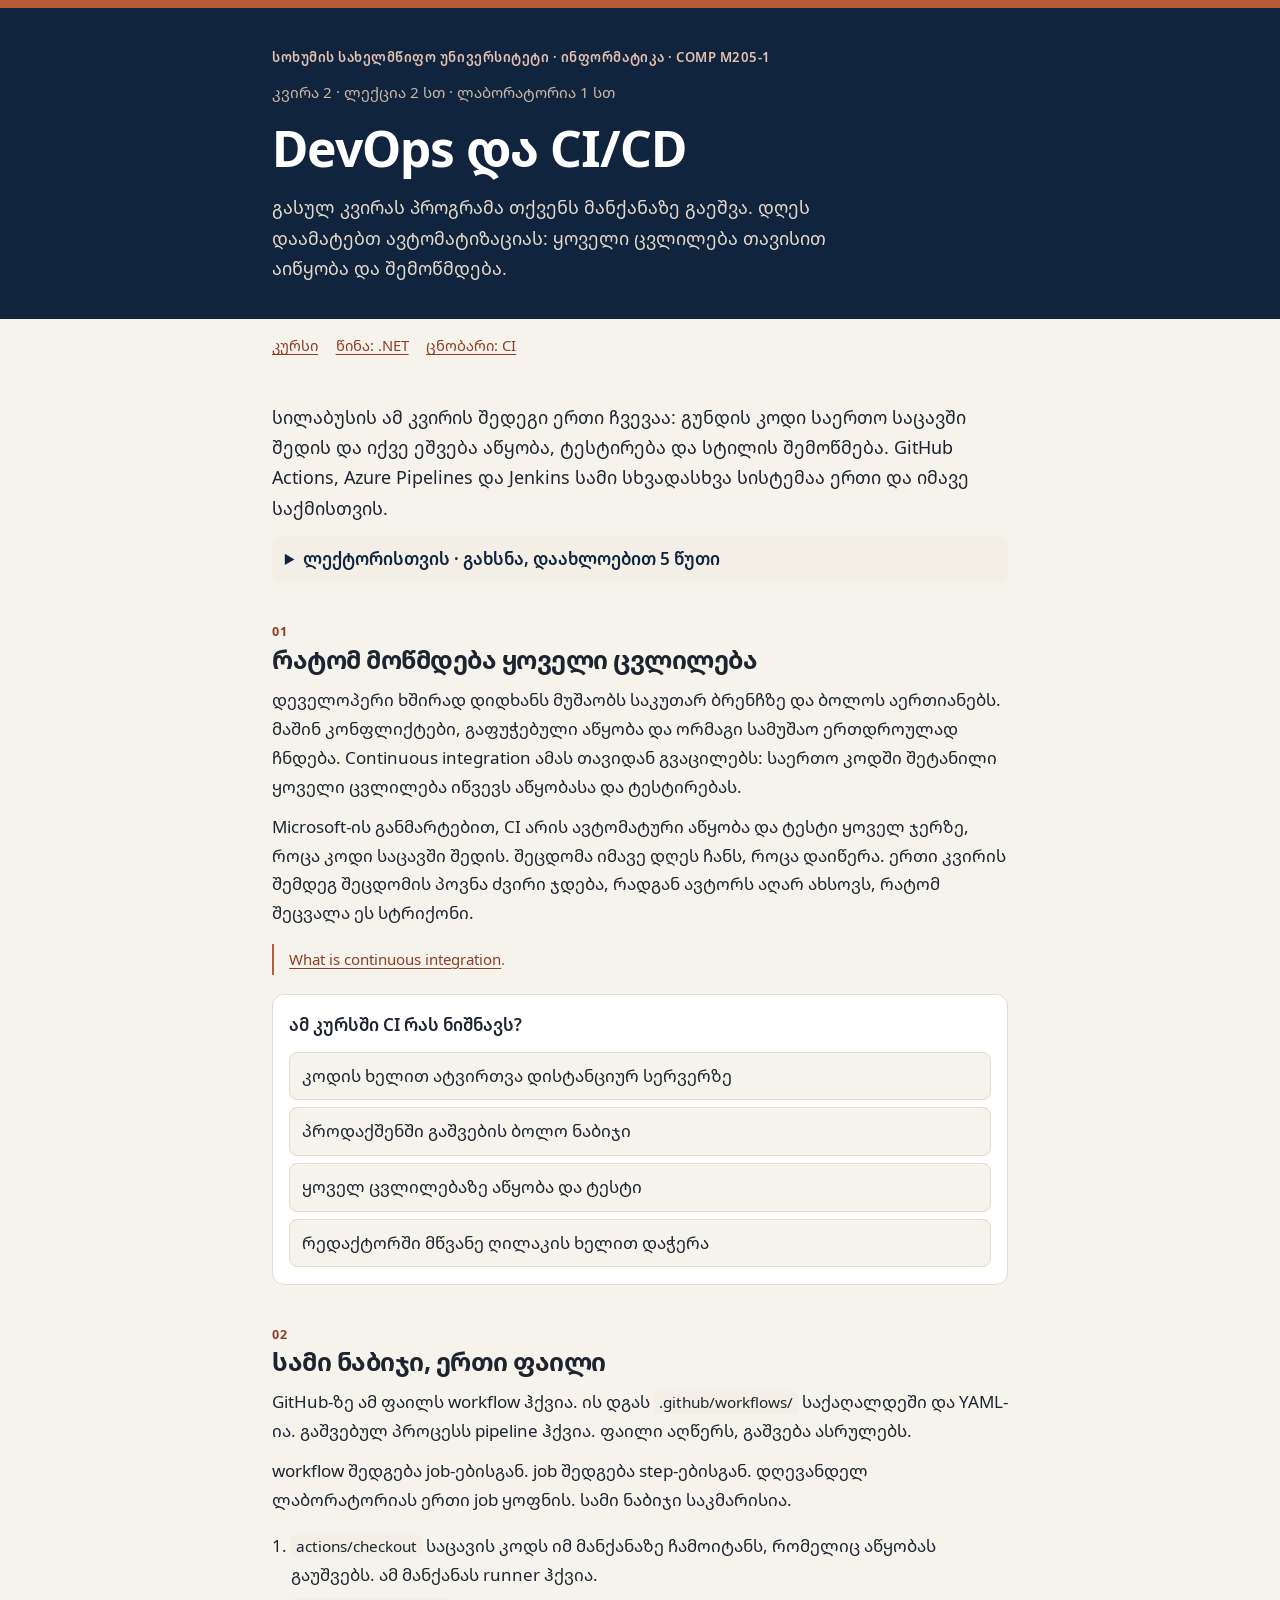
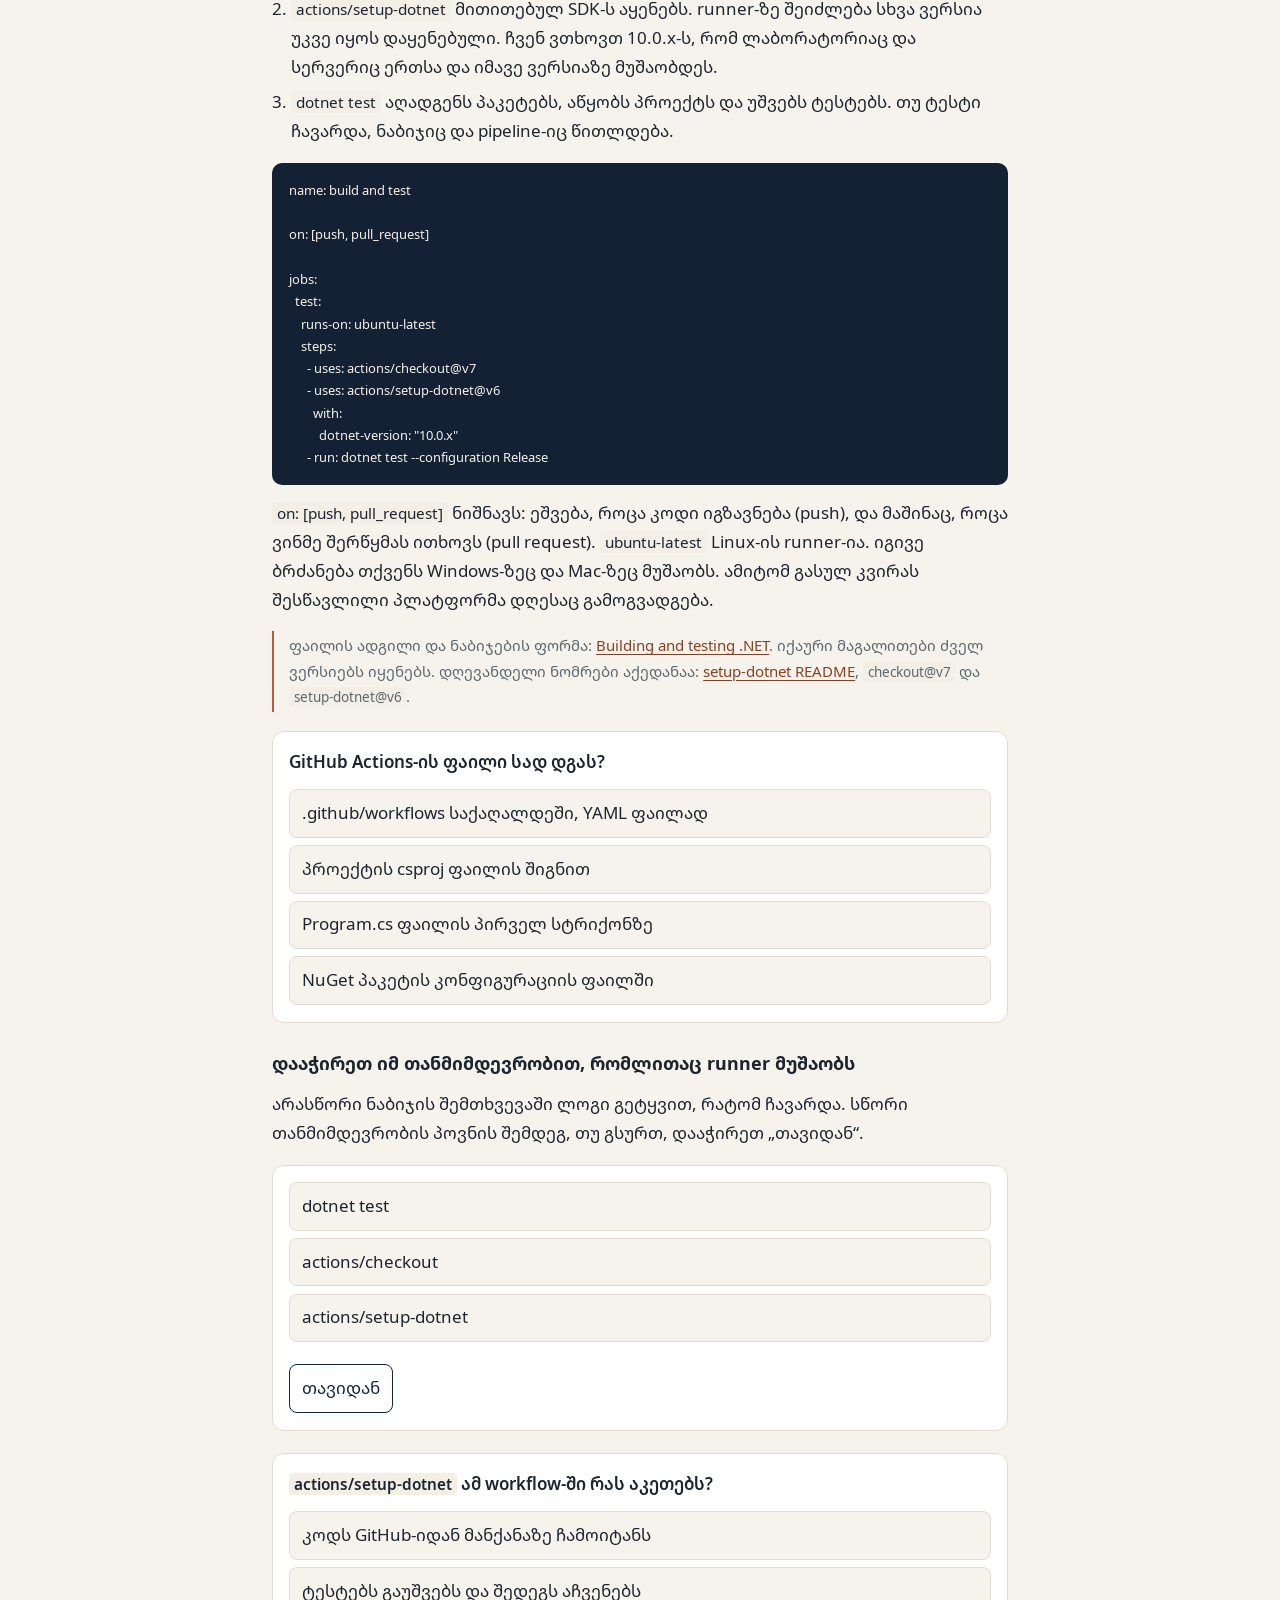
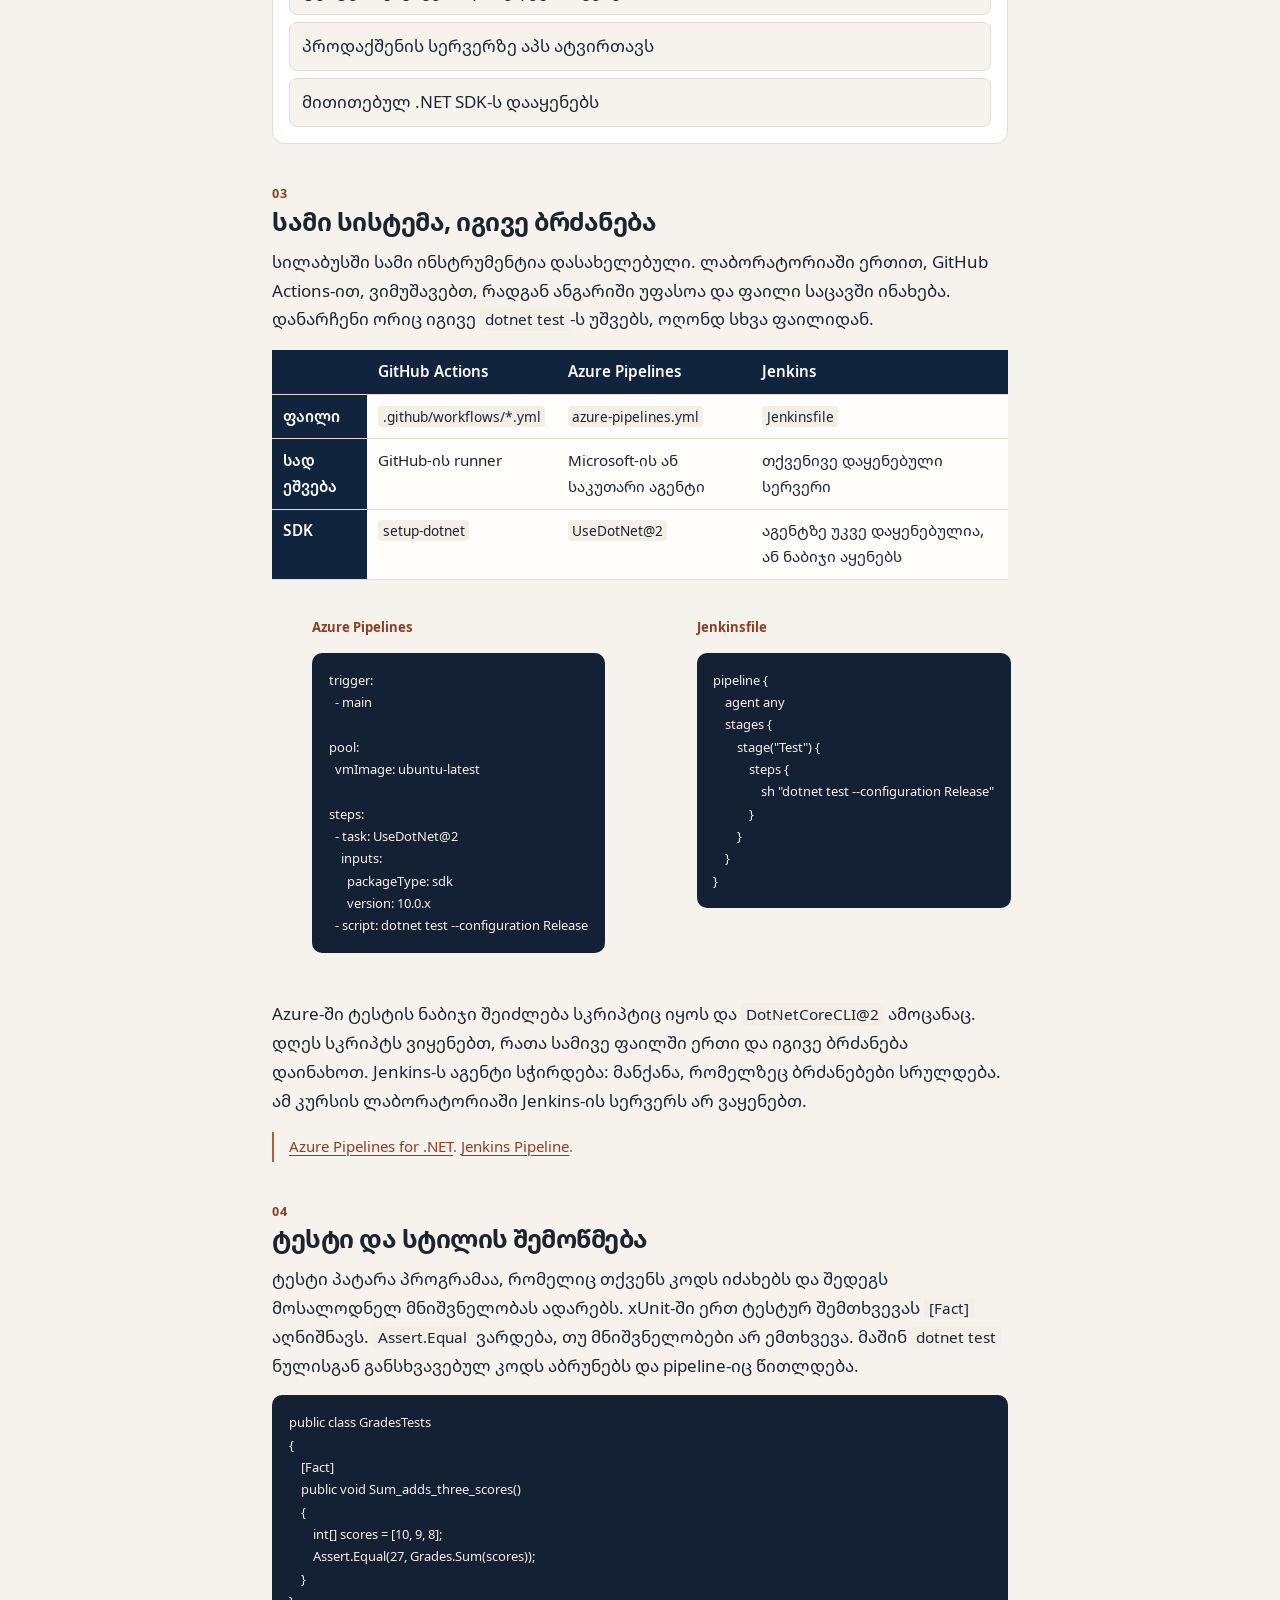
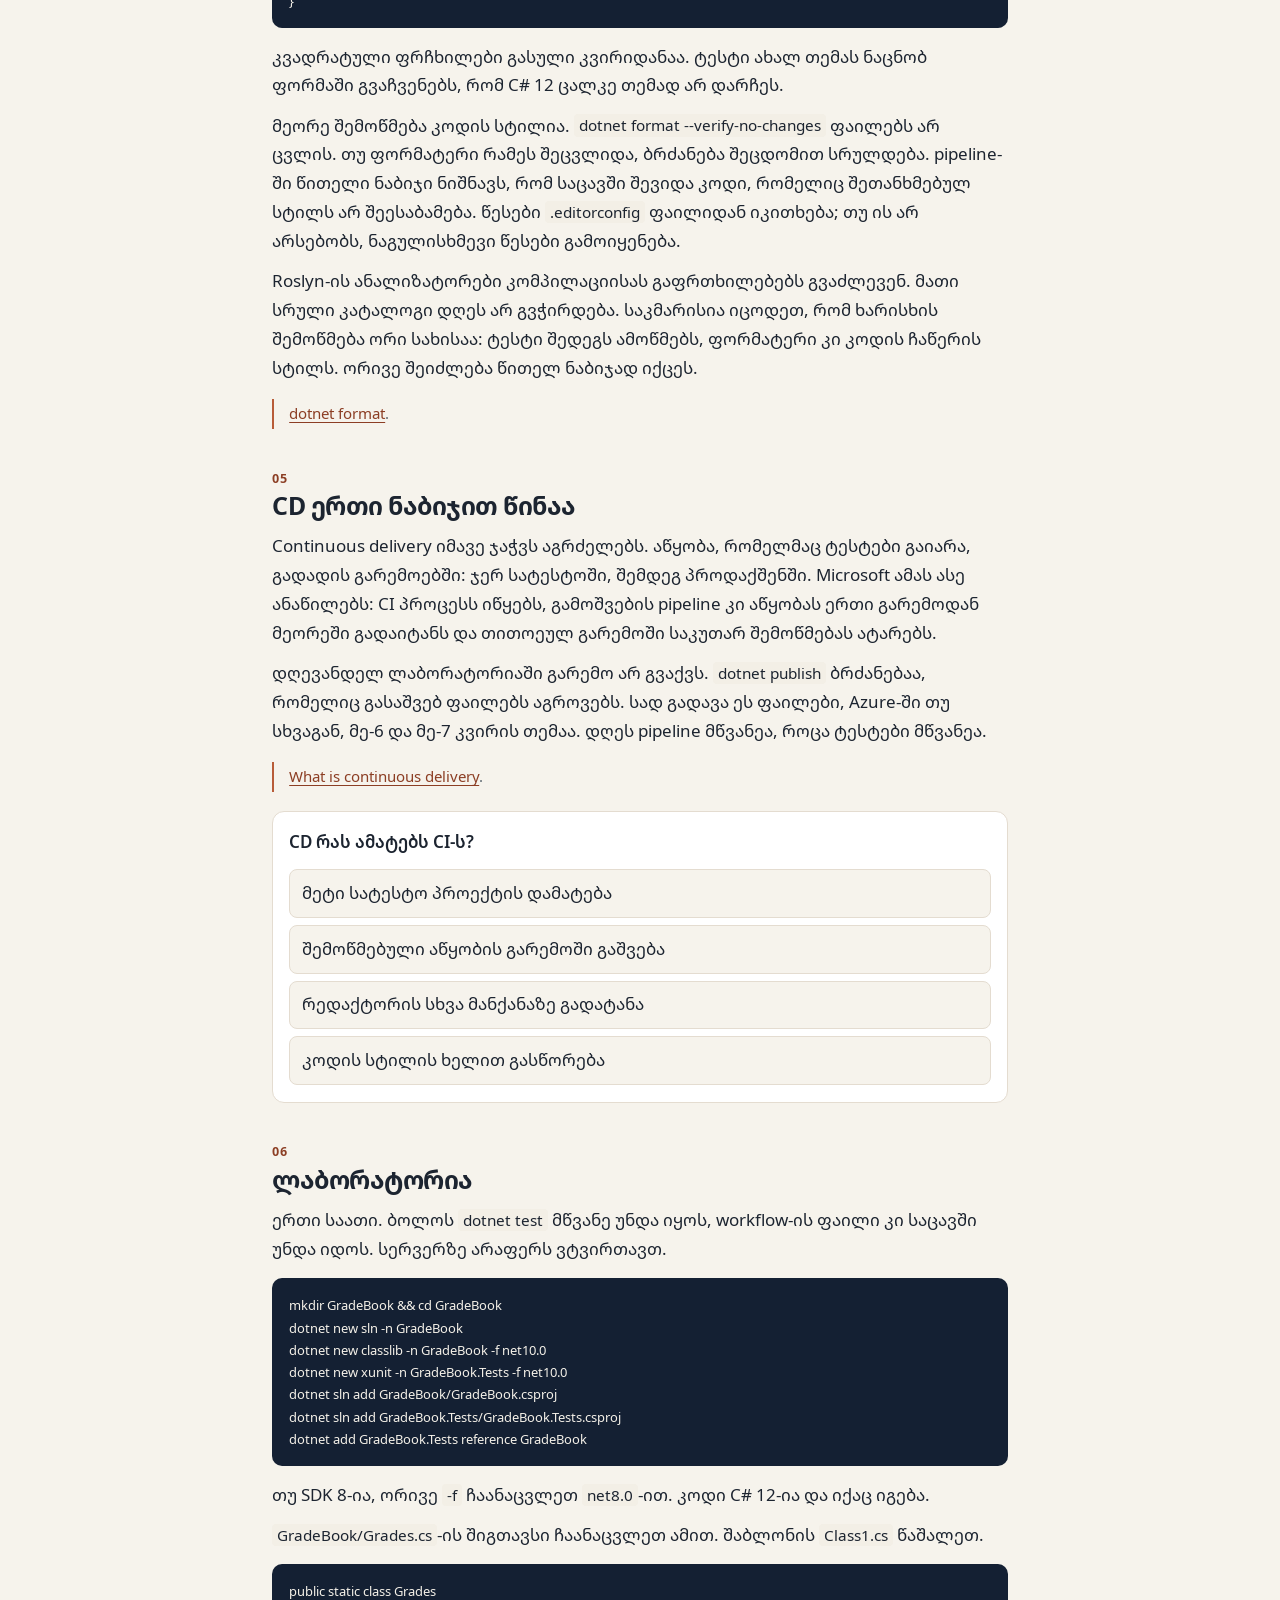
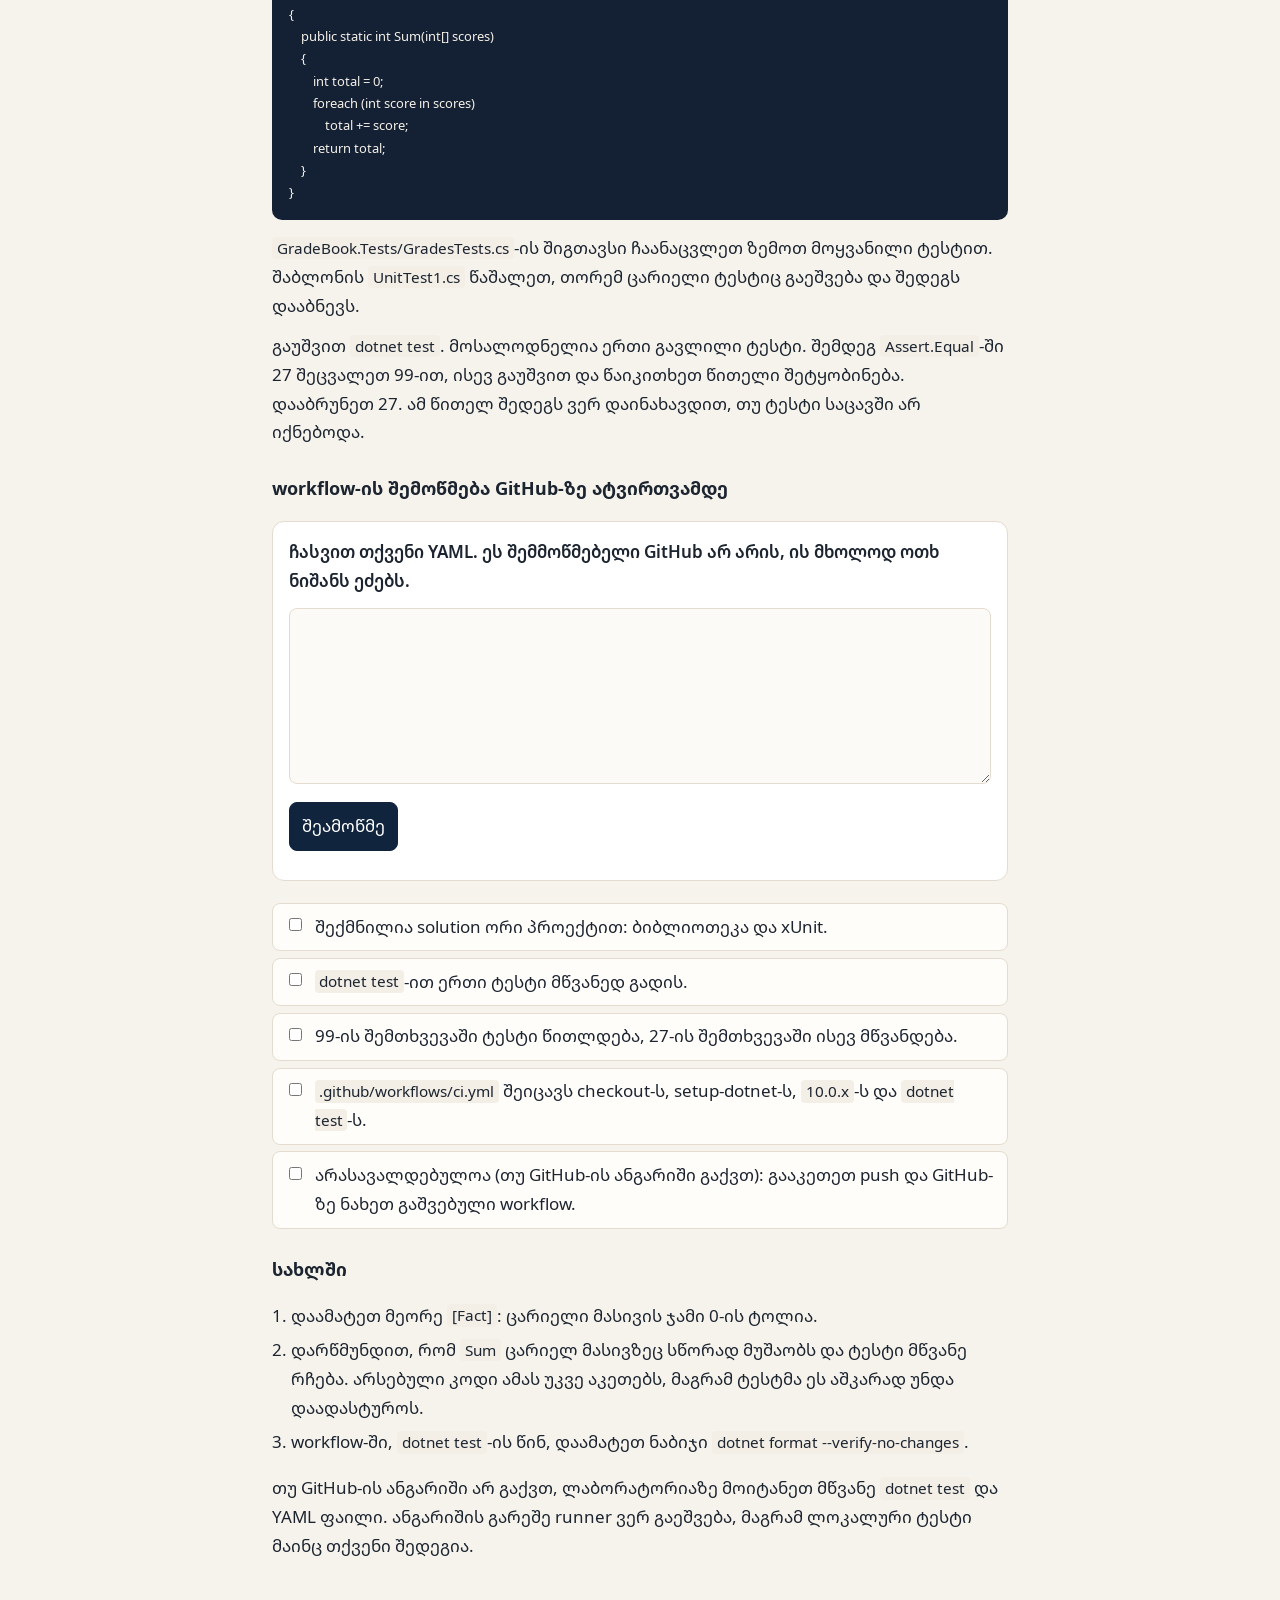
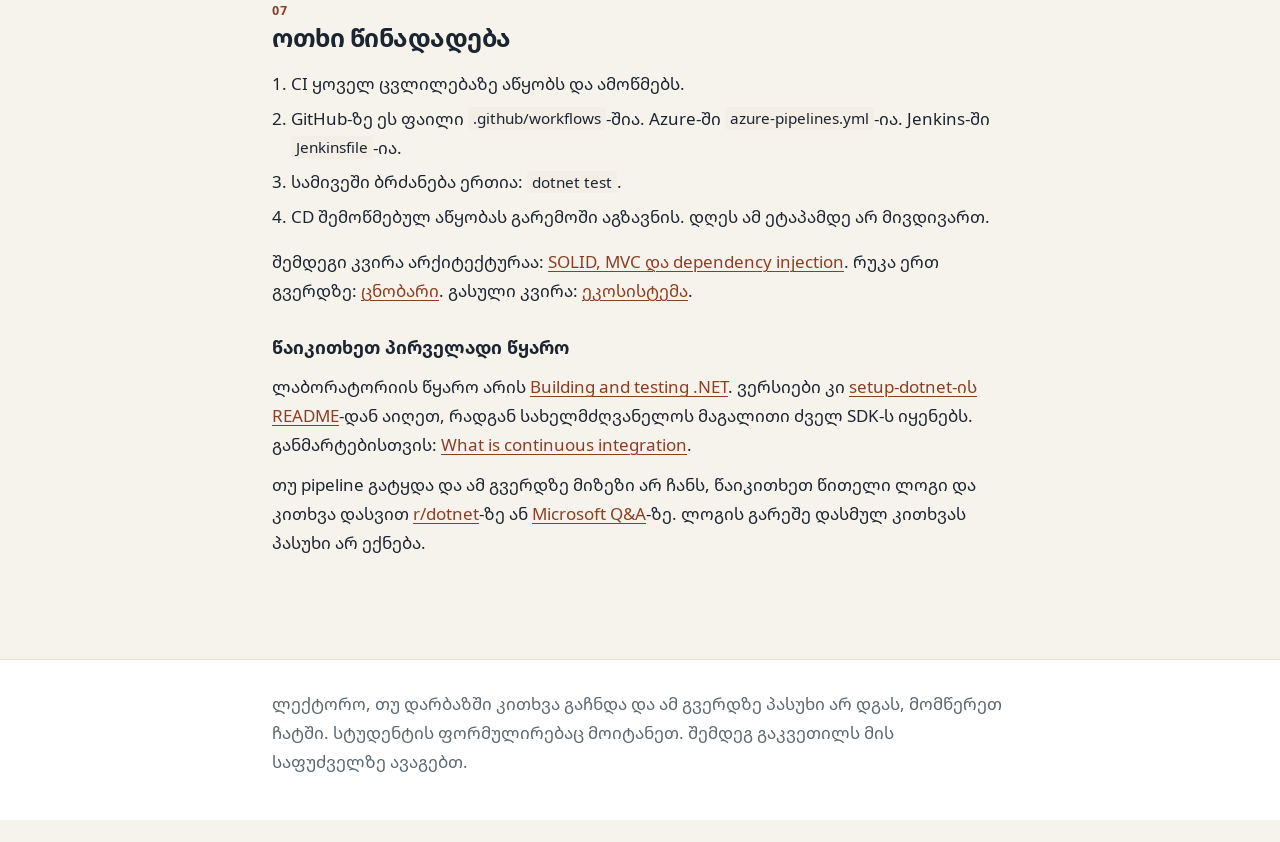
<file: course/lessons/0002-devops-cicd.html>
<!DOCTYPE html>
<html lang="ka">
<head>
  <meta charset="utf-8">
  <meta name="viewport" content="width=device-width, initial-scale=1">
  <title>კვირა 2. DevOps და CI/CD</title>
  <link rel="stylesheet" href="../assets/course.css">
</head>
<body>
  <header class="mast">
    <div class="mast-inner">
      <p class="mast-kicker">სოხუმის სახელმწიფო უნივერსიტეტი · ინფორმატიკა · COMP M205-1</p>
      <p class="mast-week">კვირა 2 · ლექცია 2 სთ · ლაბორატორია 1 სთ</p>
      <h1>DevOps და CI/CD</h1>
      <p class="mast-lead">გასულ კვირას პროგრამა თქვენს მანქანაზე გაეშვა. დღეს დაამატებთ ავტომატიზაციას: ყოველი ცვლილება თავისით აიწყობა და შემოწმდება.</p>
    </div>
  </header>

  <nav class="crumbs">
    <a href="../index.html">კურსი</a>
    <a href="0001-modern-dotnet.html">წინა: .NET</a>
    <a href="../reference/cicd.html">ცნობარი: CI</a>
  </nav>

  <main class="sheet">
    <p class="lead">სილაბუსის ამ კვირის შედეგი ერთი ჩვევაა: გუნდის კოდი საერთო საცავში შედის და იქვე ეშვება აწყობა, ტესტირება და სტილის შემოწმება. GitHub Actions, Azure Pipelines და Jenkins სამი სხვადასხვა სისტემაა ერთი და იმავე საქმისთვის.</p>

    <details class="lecturer">
      <summary>ლექტორისთვის · გახსნა, დაახლოებით 5 წუთი</summary>
      <p>წინაპირობაა გასული ლაბორატორია: <code>dotnet run</code> მუშაობს. თუ ვინმეს SDK არ აქვს დაყენებული, მისთვის დღევანდელი საათი იქვე წყდება. Git-ის სრულ კურსს ნუ დაიწყებთ. საკმარისია: საცავი, commit, push. დეპლოის დღეს არ ვაკეთებთ. Cloud მე-6 კვირის თემაა.</p>
    </details>

    <h2><span class="num">01</span>რატომ მოწმდება ყოველი ცვლილება</h2>
    <p>დეველოპერი ხშირად დიდხანს მუშაობს საკუთარ ბრენჩზე და ბოლოს აერთიანებს. მაშინ კონფლიქტები, გაფუჭებული აწყობა და ორმაგი სამუშაო ერთდროულად ჩნდება. Continuous integration ამას თავიდან გვაცილებს: საერთო კოდში შეტანილი ყოველი ცვლილება იწვევს აწყობასა და ტესტირებას.</p>
    <p>Microsoft-ის განმარტებით, CI არის ავტომატური აწყობა და ტესტი ყოველ ჯერზე, როცა კოდი საცავში შედის. შეცდომა იმავე დღეს ჩანს, როცა დაიწერა. ერთი კვირის შემდეგ შეცდომის პოვნა ძვირი ჯდება, რადგან ავტორს აღარ ახსოვს, რატომ შეცვალა ეს სტრიქონი.</p>
    <p class="aside"><a href="https://learn.microsoft.com/en-us/devops/develop/what-is-continuous-integration">What is continuous integration</a>.</p>

    <section class="quiz" data-quiz data-answer="c">
      <p class="prompt">ამ კურსში CI რას ნიშნავს?</p>
      <div class="choices">
        <button type="button" data-choice="a" data-why="ხელით ატვირთვა CI არ არის. აზრი სწორედ ისაა, რომ შემოწმება ადამიანის მეხსიერებაზე არ იყოს დამოკიდებული.">კოდის ხელით ატვირთვა დისტანციურ სერვერზე</button>
        <button type="button" data-choice="b" data-why="პროდაქშენში გაშვება უკვე CD-ის ნაწილია. CI მანამდე ამოწმებს, რომ აწყობა და ტესტი მწვანეა.">პროდაქშენში გაშვების ბოლო ნაბიჯი</button>
        <button type="button" data-choice="c" data-why="კი. ყოველი ცვლილება იწვევს აწყობას და ტესტს. წითელი შედეგი ხარვეზიან კოდს უყურადღებოდ არ ტოვებს.">ყოველ ცვლილებაზე აწყობა და ტესტი</button>
        <button type="button" data-choice="d" data-why="რედაქტორის ღილაკი თქვენს მანქანაზეა. CI მაშინაც ეშვება, როცა რედაქტორი დახურულია.">რედაქტორში მწვანე ღილაკის ხელით დაჭერა</button>
      </div>
      <p class="feedback" hidden></p>
    </section>

    <h2><span class="num">02</span>სამი ნაბიჯი, ერთი ფაილი</h2>
    <p>GitHub-ზე ამ ფაილს workflow ჰქვია. ის დგას <code>.github/workflows/</code> საქაღალდეში და YAML-ია. გაშვებულ პროცესს pipeline ჰქვია. ფაილი აღწერს, გაშვება ასრულებს.</p>
    <p>workflow შედგება job-ებისგან. job შედგება step-ებისგან. დღევანდელ ლაბორატორიას ერთი job ყოფნის. სამი ნაბიჯი საკმარისია.</p>
    <ol>
      <li><code>actions/checkout</code> საცავის კოდს იმ მანქანაზე ჩამოიტანს, რომელიც აწყობას გაუშვებს. ამ მანქანას runner ჰქვია.</li>
      <li><code>actions/setup-dotnet</code> მითითებულ SDK-ს აყენებს. runner-ზე შეიძლება სხვა ვერსია უკვე იყოს დაყენებული. ჩვენ ვთხოვთ 10.0.x-ს, რომ ლაბორატორიაც და სერვერიც ერთსა და იმავე ვერსიაზე მუშაობდეს.</li>
      <li><code>dotnet test</code> აღადგენს პაკეტებს, აწყობს პროექტს და უშვებს ტესტებს. თუ ტესტი ჩავარდა, ნაბიჯიც და pipeline-იც წითლდება.</li>
    </ol>
    <pre><code>name: build and test

on: [push, pull_request]

jobs:
  test:
    runs-on: ubuntu-latest
    steps:
      - uses: actions/checkout@v7
      - uses: actions/setup-dotnet@v6
        with:
          dotnet-version: "10.0.x"
      - run: dotnet test --configuration Release</code></pre>
    <p><code>on: [push, pull_request]</code> ნიშნავს: ეშვება, როცა კოდი იგზავნება (push), და მაშინაც, როცა ვინმე შერწყმას ითხოვს (pull request). <code>ubuntu-latest</code> Linux-ის runner-ია. იგივე ბრძანება თქვენს Windows-ზეც და Mac-ზეც მუშაობს. ამიტომ გასულ კვირას შესწავლილი პლატფორმა დღესაც გამოგვადგება.</p>
    <p class="aside">ფაილის ადგილი და ნაბიჯების ფორმა: <a href="https://docs.github.com/en/actions/tutorials/build-and-test-code/net">Building and testing .NET</a>. იქაური მაგალითები ძველ ვერსიებს იყენებს. დღევანდელი ნომრები აქედანაა: <a href="https://github.com/actions/setup-dotnet">setup-dotnet README</a>, <code>checkout@v7</code> და <code>setup-dotnet@v6</code>.</p>

    <section class="quiz" data-quiz data-answer="a">
      <p class="prompt">GitHub Actions-ის ფაილი სად დგას?</p>
      <div class="choices">
        <button type="button" data-choice="a" data-why="კი. საქაღალდე .github/workflows-ია, ფაილი YAML. GitHub ამ გზას თვითონ კითხულობს.">.github/workflows საქაღალდეში, YAML ფაილად</button>
        <button type="button" data-choice="b" data-why="csproj სამიზნე პლატფორმას ამბობს. pipeline-ის ნაბიჯები იქ არ წერია.">პროექტის csproj ფაილის შიგნით</button>
        <button type="button" data-choice="c" data-why="Program.cs პროგრამის კოდია. შემოწმების აღწერა ცალკე ფაილში ინახება.">Program.cs ფაილის პირველ სტრიქონზე</button>
        <button type="button" data-choice="d" data-why="ეს ფაილი პაკეტებს აღწერს. workflow იქ არ ინახება.">NuGet პაკეტის კონფიგურაციის ფაილში</button>
      </div>
      <p class="feedback" hidden></p>
    </section>

    <h3>დააჭირეთ იმ თანმიმდევრობით, რომლითაც runner მუშაობს</h3>
    <p>არასწორი ნაბიჯის შემთხვევაში ლოგი გეტყვით, რატომ ჩავარდა. სწორი თანმიმდევრობის პოვნის შემდეგ, თუ გსურთ, დააჭირეთ „თავიდან“.</p>
    <div class="runner" data-runner data-steps="checkout,sdk,test" data-done="Pipeline მწვანეა. კოდი ჩამოტანილია, SDK 10.0.x დაყენებულია, ტესტი გაეშვა." data-retry="ეს თანმიმდევრობა ვერ გაეშვება. წაიკითხეთ ლოგი და თავიდან სცადეთ.">
      <div class="runner-choices">
        <button type="button" data-step="test" data-ok="dotnet test გაეშვა." data-bad="ტესტი ბოლოს ეშვება. მანამდე კოდი და SDK გვჭირდება, თორემ გასაშვები პროექტი არ იქნება.">dotnet test</button>
        <button type="button" data-step="checkout" data-ok="checkout-მა კოდი runner-ზე მოიტანა." data-bad="checkout მხოლოდ პირველი ნაბიჯია. ახლა სხვა ნაბიჯის ჯერია.">actions/checkout</button>
        <button type="button" data-step="sdk" data-ok="setup-dotnet-მა SDK 10.0.x დააყენა." data-bad="SDK კოდის ჩამოტანის შემდეგ და ტესტამდე უნდა დაყენდეს.">actions/setup-dotnet</button>
      </div>
      <ol class="runner-log"></ol>
      <p class="runner-result" role="status"></p>
      <button type="button" class="reset">თავიდან</button>
    </div>

    <section class="quiz" data-quiz data-answer="d">
      <p class="prompt"><code>actions/setup-dotnet</code> ამ workflow-ში რას აკეთებს?</p>
      <div class="choices">
        <button type="button" data-choice="a" data-why="კოდის ჩამოტანა checkout-ის საქმეა. setup-dotnet კოდს არ კითხულობს.">კოდს GitHub-იდან მანქანაზე ჩამოიტანს</button>
        <button type="button" data-choice="b" data-why="ტესტს dotnet test უშვებს. SDK-ს დაყენება ტესტის წინა ნაბიჯია.">ტესტებს გაუშვებს და შედეგს აჩვენებს</button>
        <button type="button" data-choice="c" data-why="სერვერზე ატვირთვა დეპლოია. დღევანდელ ფაილში ის ნაბიჯი არ წერია.">პროდაქშენის სერვერზე აპს ატვირთავს</button>
        <button type="button" data-choice="d" data-why="კი. dotnet-version: 10.0.x runner-ზე სწორ SDK-ს დებს, სანამ ტესტი დაიწყება.">მითითებულ .NET SDK-ს დააყენებს</button>
      </div>
      <p class="feedback" hidden></p>
    </section>

    <h2><span class="num">03</span>სამი სისტემა, იგივე ბრძანება</h2>
    <p>სილაბუსში სამი ინსტრუმენტია დასახელებული. ლაბორატორიაში ერთით, GitHub Actions-ით, ვიმუშავებთ, რადგან ანგარიში უფასოა და ფაილი საცავში ინახება. დანარჩენი ორიც იგივე <code>dotnet test</code>-ს უშვებს, ოღონდ სხვა ფაილიდან.</p>
    <table>
      <thead>
        <tr><th></th><th>GitHub Actions</th><th>Azure Pipelines</th><th>Jenkins</th></tr>
      </thead>
      <tbody>
        <tr><th>ფაილი</th><td><code>.github/workflows/*.yml</code></td><td><code>azure-pipelines.yml</code></td><td><code>Jenkinsfile</code></td></tr>
        <tr><th>სად ეშვება</th><td>GitHub-ის runner</td><td>Microsoft-ის ან საკუთარი აგენტი</td><td>თქვენივე დაყენებული სერვერი</td></tr>
        <tr><th>SDK</th><td><code>setup-dotnet</code></td><td><code>UseDotNet@2</code></td><td>აგენტზე უკვე დაყენებულია, ან ნაბიჯი აყენებს</td></tr>
      </tbody>
    </table>

    <div class="pair">
      <figure>
        <figcaption>Azure Pipelines</figcaption>
        <pre><code>trigger:
  - main

pool:
  vmImage: ubuntu-latest

steps:
  - task: UseDotNet@2
    inputs:
      packageType: sdk
      version: 10.0.x
  - script: dotnet test --configuration Release</code></pre>
      </figure>
      <figure>
        <figcaption>Jenkinsfile</figcaption>
        <pre><code>pipeline {
    agent any
    stages {
        stage("Test") {
            steps {
                sh "dotnet test --configuration Release"
            }
        }
    }
}</code></pre>
      </figure>
    </div>
    <p>Azure-ში ტესტის ნაბიჯი შეიძლება სკრიპტიც იყოს და <code>DotNetCoreCLI@2</code> ამოცანაც. დღეს სკრიპტს ვიყენებთ, რათა სამივე ფაილში ერთი და იგივე ბრძანება დაინახოთ. Jenkins-ს აგენტი სჭირდება: მანქანა, რომელზეც ბრძანებები სრულდება. ამ კურსის ლაბორატორიაში Jenkins-ის სერვერს არ ვაყენებთ.</p>
    <p class="aside"><a href="https://learn.microsoft.com/en-us/azure/devops/pipelines/ecosystems/dotnet-core?view=azure-devops">Azure Pipelines for .NET</a>. <a href="https://www.jenkins.io/doc/book/pipeline/">Jenkins Pipeline</a>.</p>

    <h2><span class="num">04</span>ტესტი და სტილის შემოწმება</h2>
    <p>ტესტი პატარა პროგრამაა, რომელიც თქვენს კოდს იძახებს და შედეგს მოსალოდნელ მნიშვნელობას ადარებს. xUnit-ში ერთ ტესტურ შემთხვევას <code>[Fact]</code> აღნიშნავს. <code>Assert.Equal</code> ვარდება, თუ მნიშვნელობები არ ემთხვევა. მაშინ <code>dotnet test</code> ნულისგან განსხვავებულ კოდს აბრუნებს და pipeline-იც წითლდება.</p>
    <pre><code>public class GradesTests
{
    [Fact]
    public void Sum_adds_three_scores()
    {
        int[] scores = [10, 9, 8];
        Assert.Equal(27, Grades.Sum(scores));
    }
}</code></pre>
    <p>კვადრატული ფრჩხილები გასული კვირიდანაა. ტესტი ახალ თემას ნაცნობ ფორმაში გვაჩვენებს, რომ C# 12 ცალკე თემად არ დარჩეს.</p>
    <p>მეორე შემოწმება კოდის სტილია. <code>dotnet format --verify-no-changes</code> ფაილებს არ ცვლის. თუ ფორმატერი რამეს შეცვლიდა, ბრძანება შეცდომით სრულდება. pipeline-ში წითელი ნაბიჯი ნიშნავს, რომ საცავში შევიდა კოდი, რომელიც შეთანხმებულ სტილს არ შეესაბამება. წესები <code>.editorconfig</code> ფაილიდან იკითხება; თუ ის არ არსებობს, ნაგულისხმევი წესები გამოიყენება.</p>
    <p>Roslyn-ის ანალიზატორები კომპილაციისას გაფრთხილებებს გვაძლევენ. მათი სრული კატალოგი დღეს არ გვჭირდება. საკმარისია იცოდეთ, რომ ხარისხის შემოწმება ორი სახისაა: ტესტი შედეგს ამოწმებს, ფორმატერი კი კოდის ჩაწერის სტილს. ორივე შეიძლება წითელ ნაბიჯად იქცეს.</p>
    <p class="aside"><a href="https://learn.microsoft.com/en-us/dotnet/core/tools/dotnet-format">dotnet format</a>.</p>

    <h2><span class="num">05</span>CD ერთი ნაბიჯით წინაა</h2>
    <p>Continuous delivery იმავე ჯაჭვს აგრძელებს. აწყობა, რომელმაც ტესტები გაიარა, გადადის გარემოებში: ჯერ სატესტოში, შემდეგ პროდაქშენში. Microsoft ამას ასე ანაწილებს: CI პროცესს იწყებს, გამოშვების pipeline კი აწყობას ერთი გარემოდან მეორეში გადაიტანს და თითოეულ გარემოში საკუთარ შემოწმებას ატარებს.</p>
    <p>დღევანდელ ლაბორატორიაში გარემო არ გვაქვს. <code>dotnet publish</code> ბრძანებაა, რომელიც გასაშვებ ფაილებს აგროვებს. სად გადავა ეს ფაილები, Azure-ში თუ სხვაგან, მე-6 და მე-7 კვირის თემაა. დღეს pipeline მწვანეა, როცა ტესტები მწვანეა.</p>
    <p class="aside"><a href="https://learn.microsoft.com/en-us/devops/deliver/what-is-continuous-delivery">What is continuous delivery</a>.</p>

    <section class="quiz" data-quiz data-answer="b">
      <p class="prompt">CD რას ამატებს CI-ს?</p>
      <div class="choices">
        <button type="button" data-choice="a" data-why="მეტი ტესტი კვლავ CI-ია. გარემოში გაშვება ჯერ არ მომხდარა.">მეტი სატესტო პროექტის დამატება</button>
        <button type="button" data-choice="b" data-why="კი. შემოწმებული აწყობა მიდის გარემოში. დღევანდელი ლაბორატორია ამ ნაბიჯამდე ჩერდება.">შემოწმებული აწყობის გარემოში გაშვება</button>
        <button type="button" data-choice="c" data-why="pipeline რედაქტორს არსად გადაიტანს. runner ცალკე მანქანაა.">რედაქტორის სხვა მანქანაზე გადატანა</button>
        <button type="button" data-choice="d" data-why="ხელით გასწორება ავტომატიზაციას კი არა, ადამიანის კიდევ ერთ ნაბიჯს ამატებს. ფორმატერს pipeline თავად უშვებს.">კოდის სტილის ხელით გასწორება</button>
      </div>
      <p class="feedback" hidden></p>
    </section>

    <h2><span class="num">06</span>ლაბორატორია</h2>
    <p>ერთი საათი. ბოლოს <code>dotnet test</code> მწვანე უნდა იყოს, workflow-ის ფაილი კი საცავში უნდა იდოს. სერვერზე არაფერს ვტვირთავთ.</p>
    <pre><code>mkdir GradeBook &amp;&amp; cd GradeBook
dotnet new sln -n GradeBook
dotnet new classlib -n GradeBook -f net10.0
dotnet new xunit -n GradeBook.Tests -f net10.0
dotnet sln add GradeBook/GradeBook.csproj
dotnet sln add GradeBook.Tests/GradeBook.Tests.csproj
dotnet add GradeBook.Tests reference GradeBook</code></pre>
    <p>თუ SDK 8-ია, ორივე <code>-f</code> ჩაანაცვლეთ <code>net8.0</code>-ით. კოდი C# 12-ია და იქაც იგება.</p>
    <p><code>GradeBook/Grades.cs</code>-ის შიგთავსი ჩაანაცვლეთ ამით. შაბლონის <code>Class1.cs</code> წაშალეთ.</p>
    <pre><code>public static class Grades
{
    public static int Sum(int[] scores)
    {
        int total = 0;
        foreach (int score in scores)
            total += score;
        return total;
    }
}</code></pre>
    <p><code>GradeBook.Tests/GradesTests.cs</code>-ის შიგთავსი ჩაანაცვლეთ ზემოთ მოყვანილი ტესტით. შაბლონის <code>UnitTest1.cs</code> წაშალეთ, თორემ ცარიელი ტესტიც გაეშვება და შედეგს დააბნევს.</p>
    <p>გაუშვით <code>dotnet test</code>. მოსალოდნელია ერთი გავლილი ტესტი. შემდეგ <code>Assert.Equal</code>-ში 27 შეცვალეთ 99-ით, ისევ გაუშვით და წაიკითხეთ წითელი შეტყობინება. დააბრუნეთ 27. ამ წითელ შედეგს ვერ დაინახავდით, თუ ტესტი საცავში არ იქნებოდა.</p>

    <h3>workflow-ის შემოწმება GitHub-ზე ატვირთვამდე</h3>
    <form class="checker" data-need="actions/checkout|checkout,actions/setup-dotnet|setup-dotnet,10.0.x|SDK 10.0.x,dotnet test|dotnet test" data-done="ოთხი ნიშანი ადგილზეა. ფაილი შეგიძლიათ .github/workflows/ci.yml სახელით შეინახოთ.">
      <p class="prompt">ჩასვით თქვენი YAML. ეს შემმოწმებელი GitHub არ არის, ის მხოლოდ ოთხ ნიშანს ეძებს.</p>
      <textarea spellcheck="false" aria-label="ci.yml"></textarea>
      <button type="submit">შეამოწმე</button>
      <ul class="checker-list"></ul>
      <p class="checker-result" role="status"></p>
    </form>

    <ol class="ticks" data-store="lesson-02">
      <li><label><input type="checkbox"> <span>შექმნილია solution ორი პროექტით: ბიბლიოთეკა და xUnit.</span></label></li>
      <li><label><input type="checkbox"> <span><code>dotnet test</code>-ით ერთი ტესტი მწვანედ გადის.</span></label></li>
      <li><label><input type="checkbox"> <span>99-ის შემთხვევაში ტესტი წითლდება, 27-ის შემთხვევაში ისევ მწვანდება.</span></label></li>
      <li><label><input type="checkbox"> <span><code>.github/workflows/ci.yml</code> შეიცავს checkout-ს, setup-dotnet-ს, <code>10.0.x</code>-ს და <code>dotnet test</code>-ს.</span></label></li>
      <li><label><input type="checkbox"> <span>არასავალდებულოა (თუ GitHub-ის ანგარიში გაქვთ): გააკეთეთ push და GitHub-ზე ნახეთ გაშვებული workflow.</span></label></li>
    </ol>

    <h3>სახლში</h3>
    <ol>
      <li>დაამატეთ მეორე <code>[Fact]</code>: ცარიელი მასივის ჯამი 0-ის ტოლია.</li>
      <li>დარწმუნდით, რომ <code>Sum</code> ცარიელ მასივზეც სწორად მუშაობს და ტესტი მწვანე რჩება. არსებული კოდი ამას უკვე აკეთებს, მაგრამ ტესტმა ეს აშკარად უნდა დაადასტუროს.</li>
      <li>workflow-ში, <code>dotnet test</code>-ის წინ, დაამატეთ ნაბიჯი <code>dotnet format --verify-no-changes</code>.</li>
    </ol>
    <p>თუ GitHub-ის ანგარიში არ გაქვთ, ლაბორატორიაზე მოიტანეთ მწვანე <code>dotnet test</code> და YAML ფაილი. ანგარიშის გარეშე runner ვერ გაეშვება, მაგრამ ლოკალური ტესტი მაინც თქვენი შედეგია.</p>

    <h2><span class="num">07</span>ოთხი წინადადება</h2>
    <ol>
      <li>CI ყოველ ცვლილებაზე აწყობს და ამოწმებს.</li>
      <li>GitHub-ზე ეს ფაილი <code>.github/workflows</code>-შია. Azure-ში <code>azure-pipelines.yml</code>-ია. Jenkins-ში <code>Jenkinsfile</code>-ია.</li>
      <li>სამივეში ბრძანება ერთია: <code>dotnet test</code>.</li>
      <li>CD შემოწმებულ აწყობას გარემოში აგზავნის. დღეს ამ ეტაპამდე არ მივდივართ.</li>
    </ol>
    <p>შემდეგი კვირა არქიტექტურაა: <a href="0003-solid-architecture.html">SOLID, MVC და dependency injection</a>. რუკა ერთ გვერდზე: <a href="../reference/cicd.html">ცნობარი</a>. გასული კვირა: <a href="0001-modern-dotnet.html">ეკოსისტემა</a>.</p>

    <h3>წაიკითხეთ პირველადი წყარო</h3>
    <p>ლაბორატორიის წყარო არის <a href="https://docs.github.com/en/actions/tutorials/build-and-test-code/net">Building and testing .NET</a>. ვერსიები კი <a href="https://github.com/actions/setup-dotnet">setup-dotnet-ის README</a>-დან აიღეთ, რადგან სახელმძღვანელოს მაგალითი ძველ SDK-ს იყენებს. განმარტებისთვის: <a href="https://learn.microsoft.com/en-us/devops/develop/what-is-continuous-integration">What is continuous integration</a>.</p>
    <p>თუ pipeline გატყდა და ამ გვერდზე მიზეზი არ ჩანს, წაიკითხეთ წითელი ლოგი და კითხვა დასვით <a href="https://www.reddit.com/r/dotnet/">r/dotnet</a>-ზე ან <a href="https://learn.microsoft.com/en-us/answers/tags/19/dotnet">Microsoft Q&amp;A</a>-ზე. ლოგის გარეშე დასმულ კითხვას პასუხი არ ექნება.</p>
  </main>

  <footer class="teacher">
    <div class="teacher-inner">
      <p>ლექტორო, თუ დარბაზში კითხვა გაჩნდა და ამ გვერდზე პასუხი არ დგას, მომწერეთ ჩატში. სტუდენტის ფორმულირებაც მოიტანეთ. შემდეგ გაკვეთილს მის საფუძველზე ავაგებთ.</p>
    </div>
  </footer>
  <script src="../assets/quiz.js"></script>
</body>
</html>
</file>
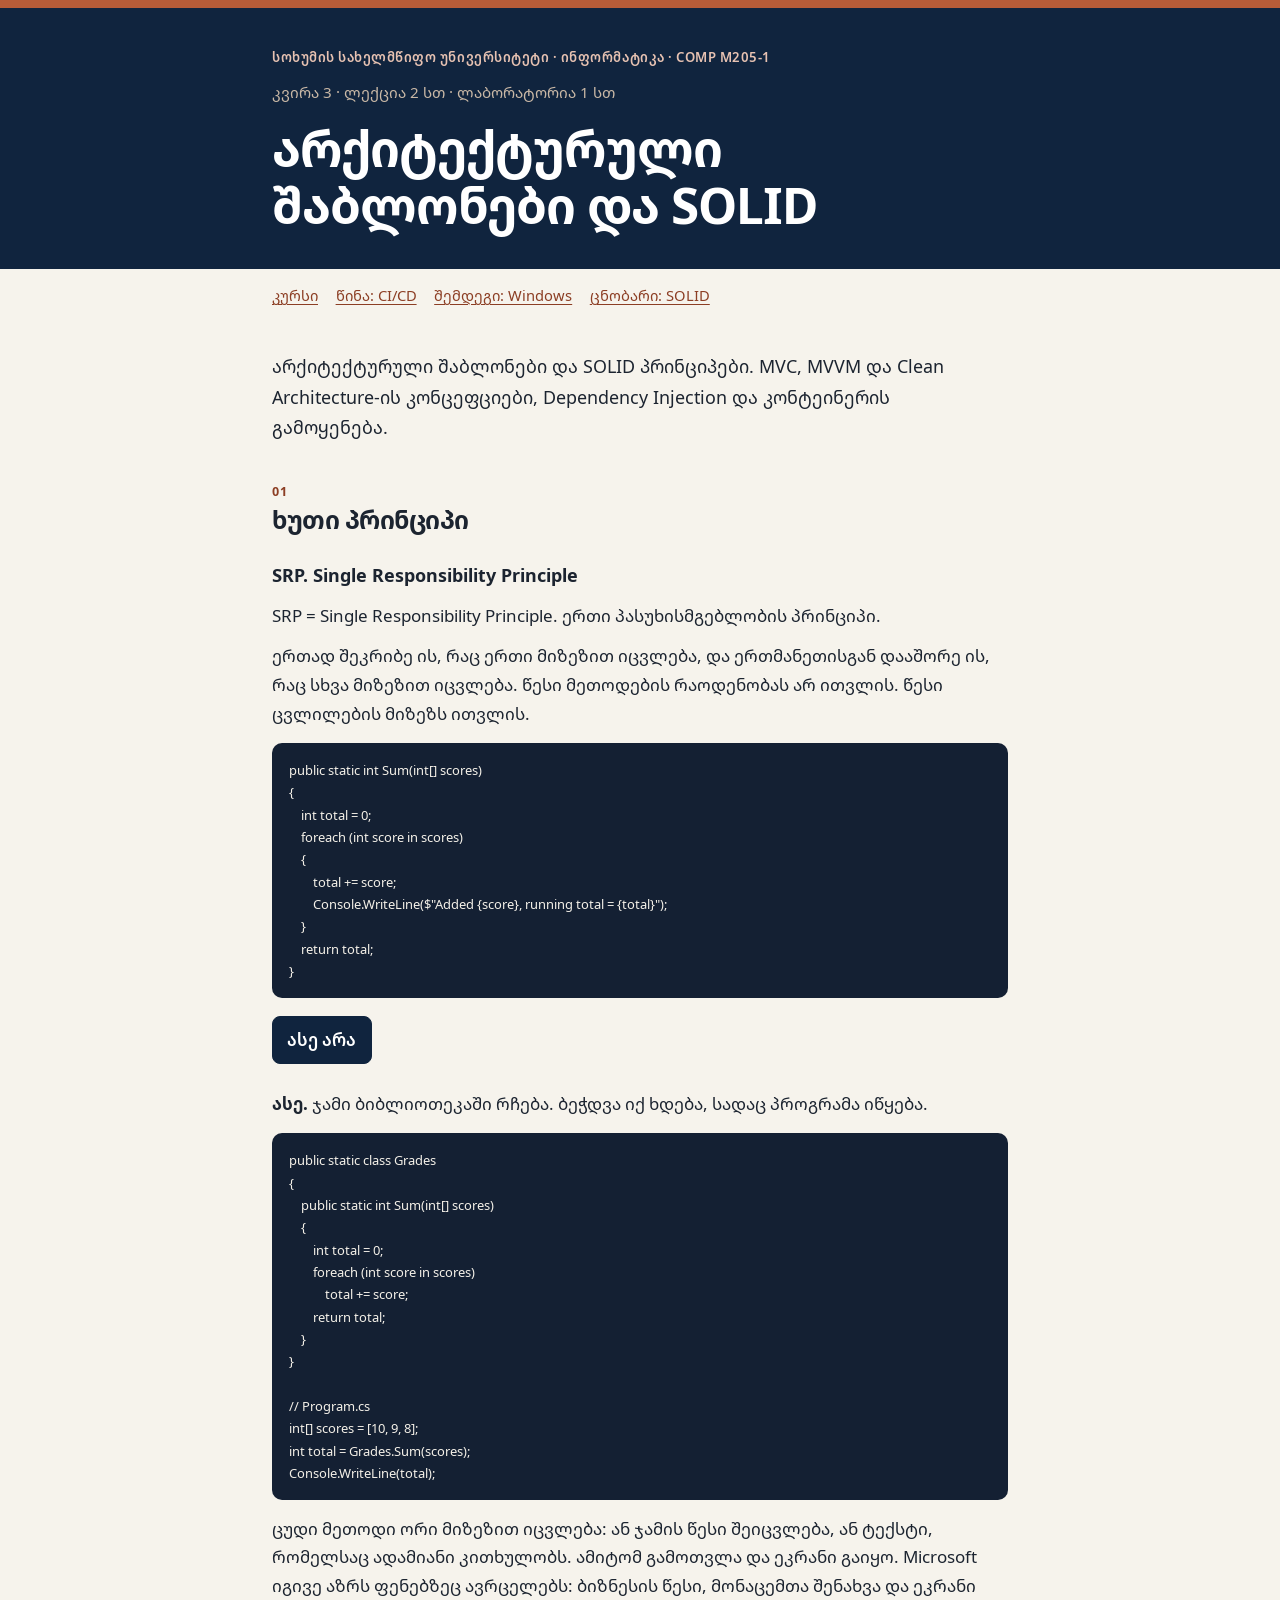
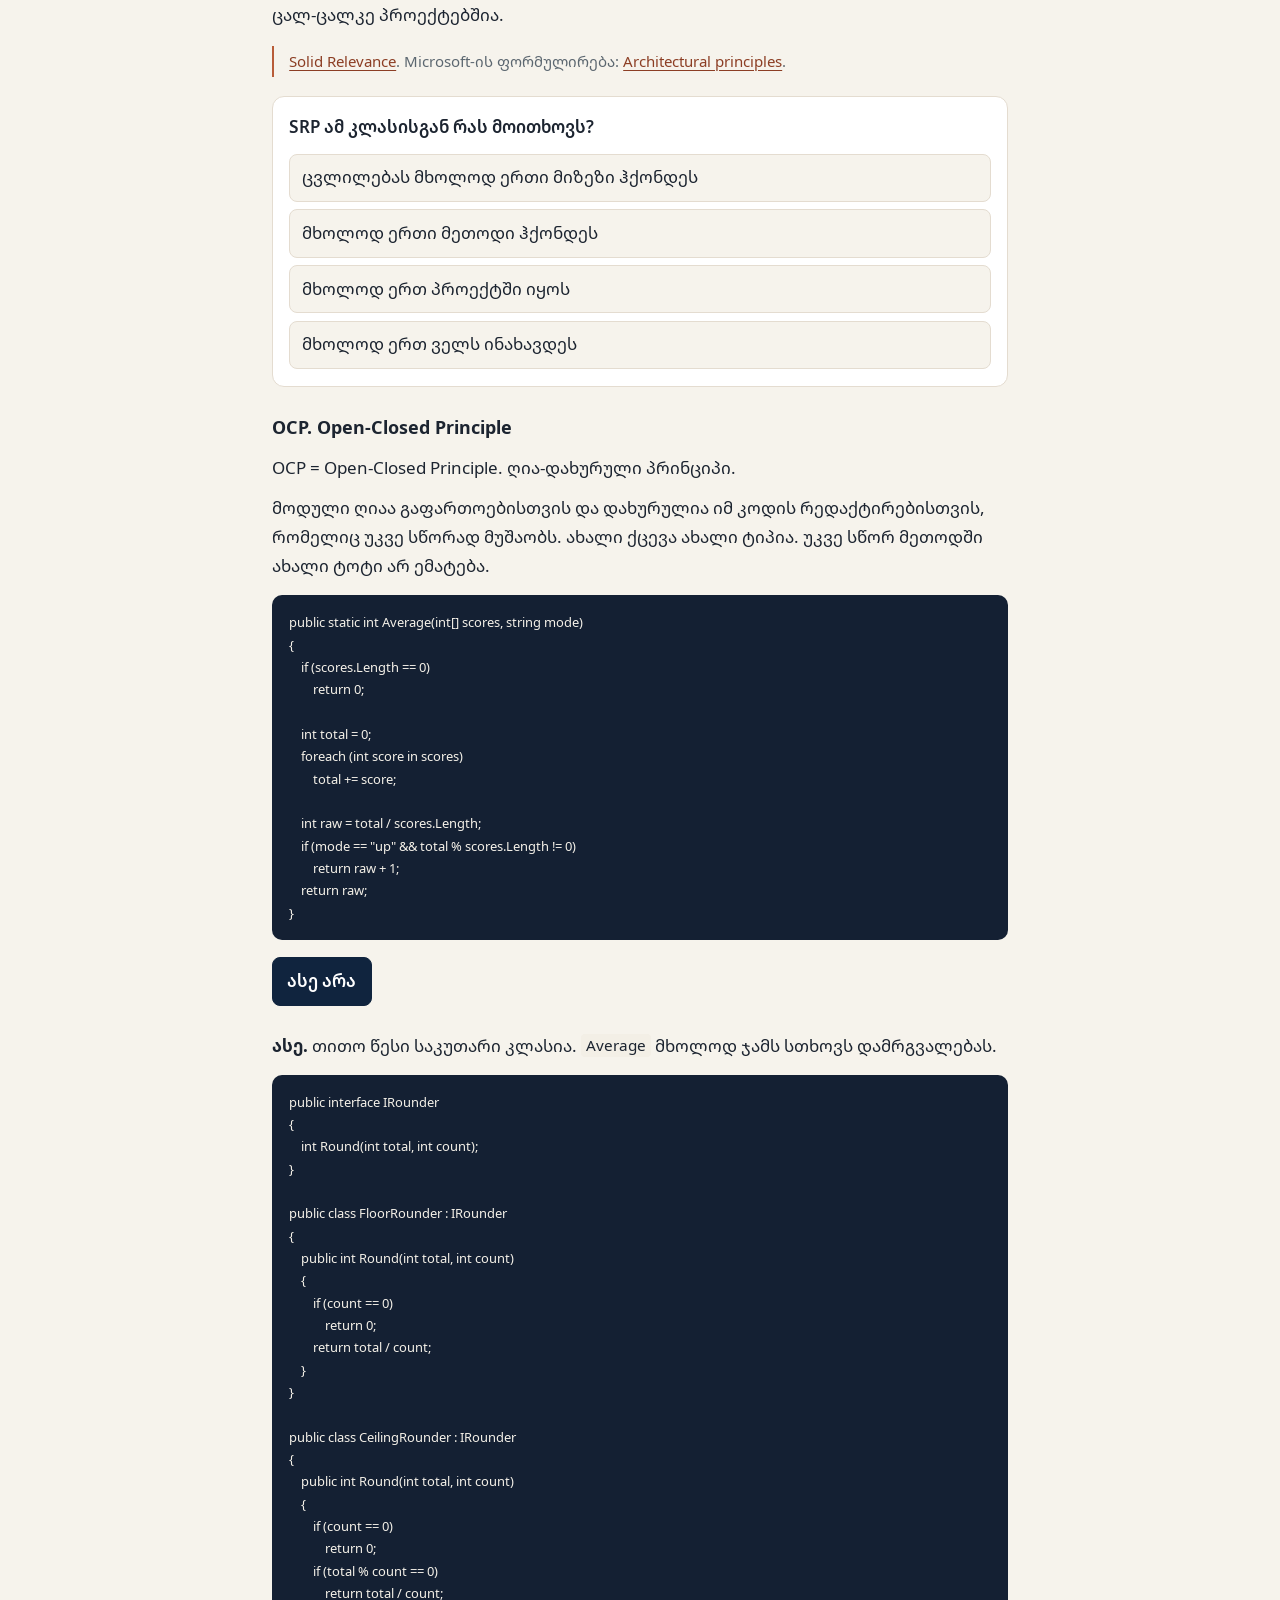
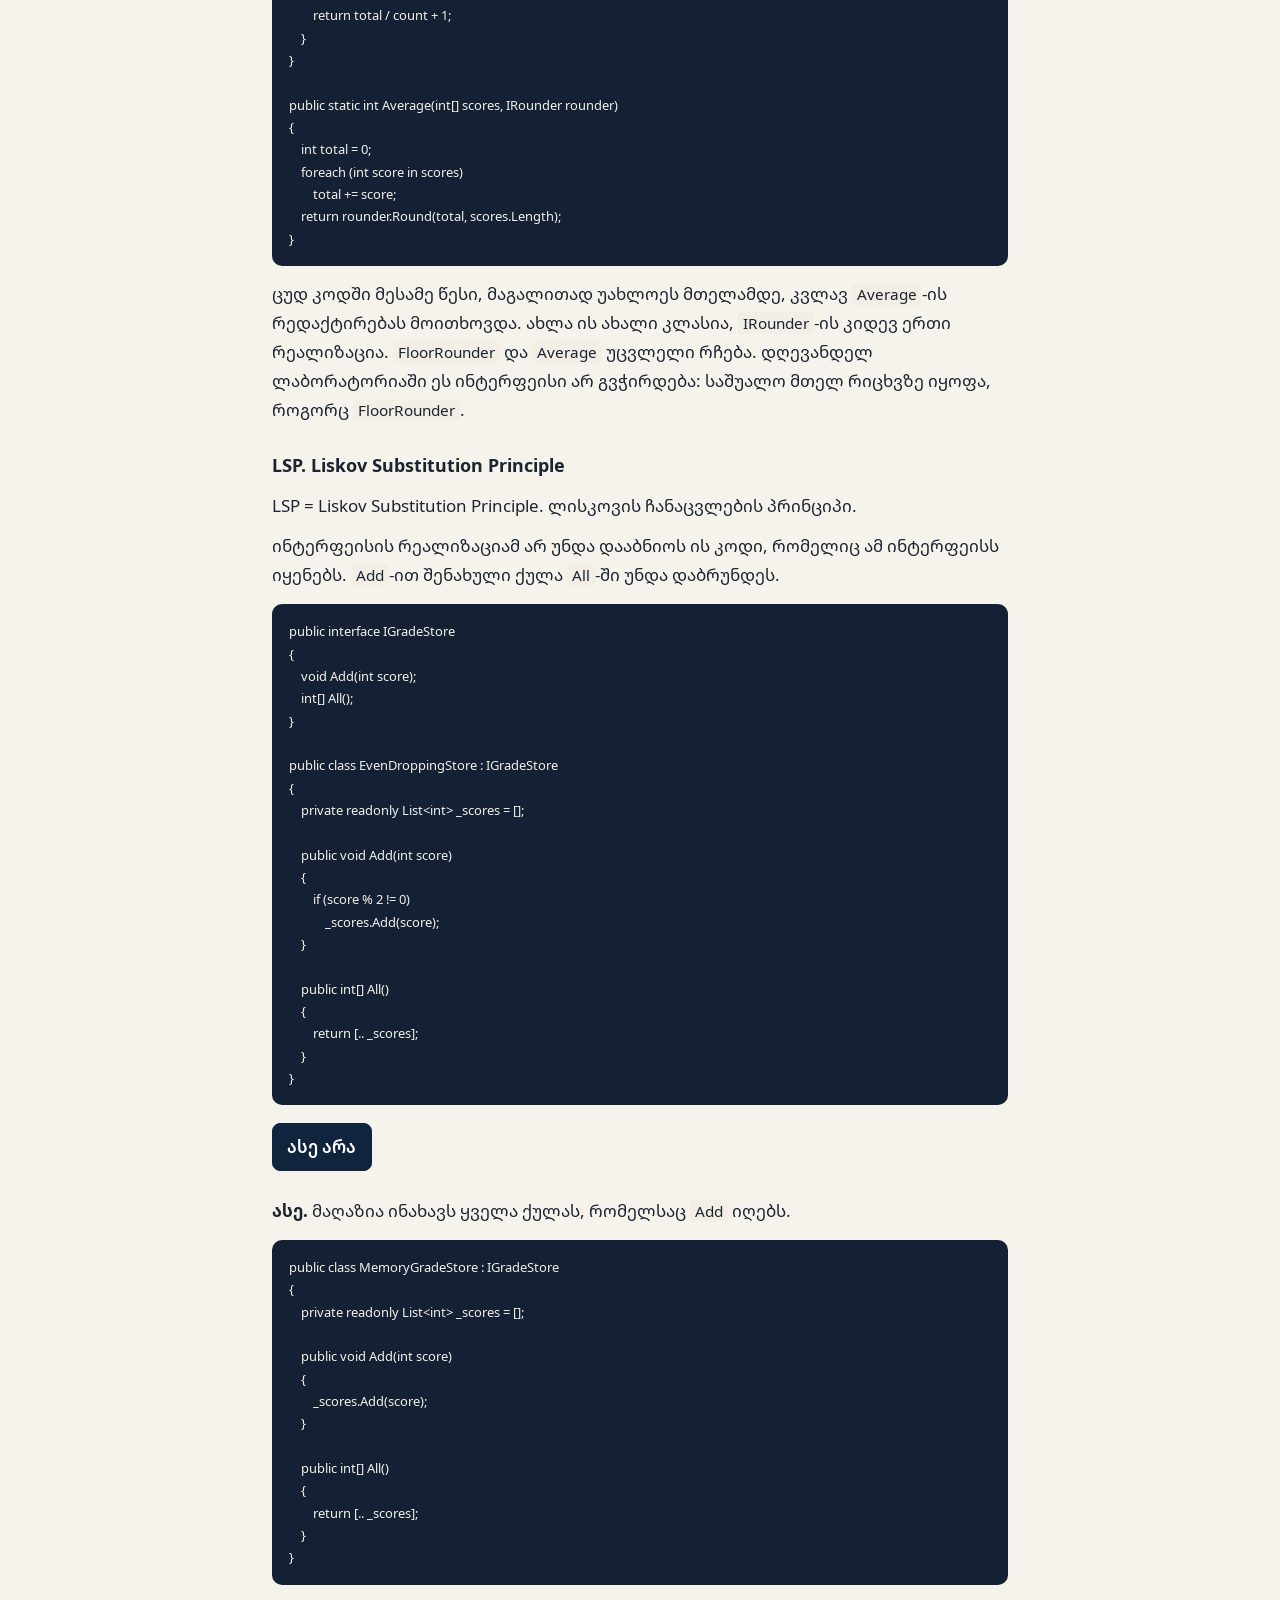
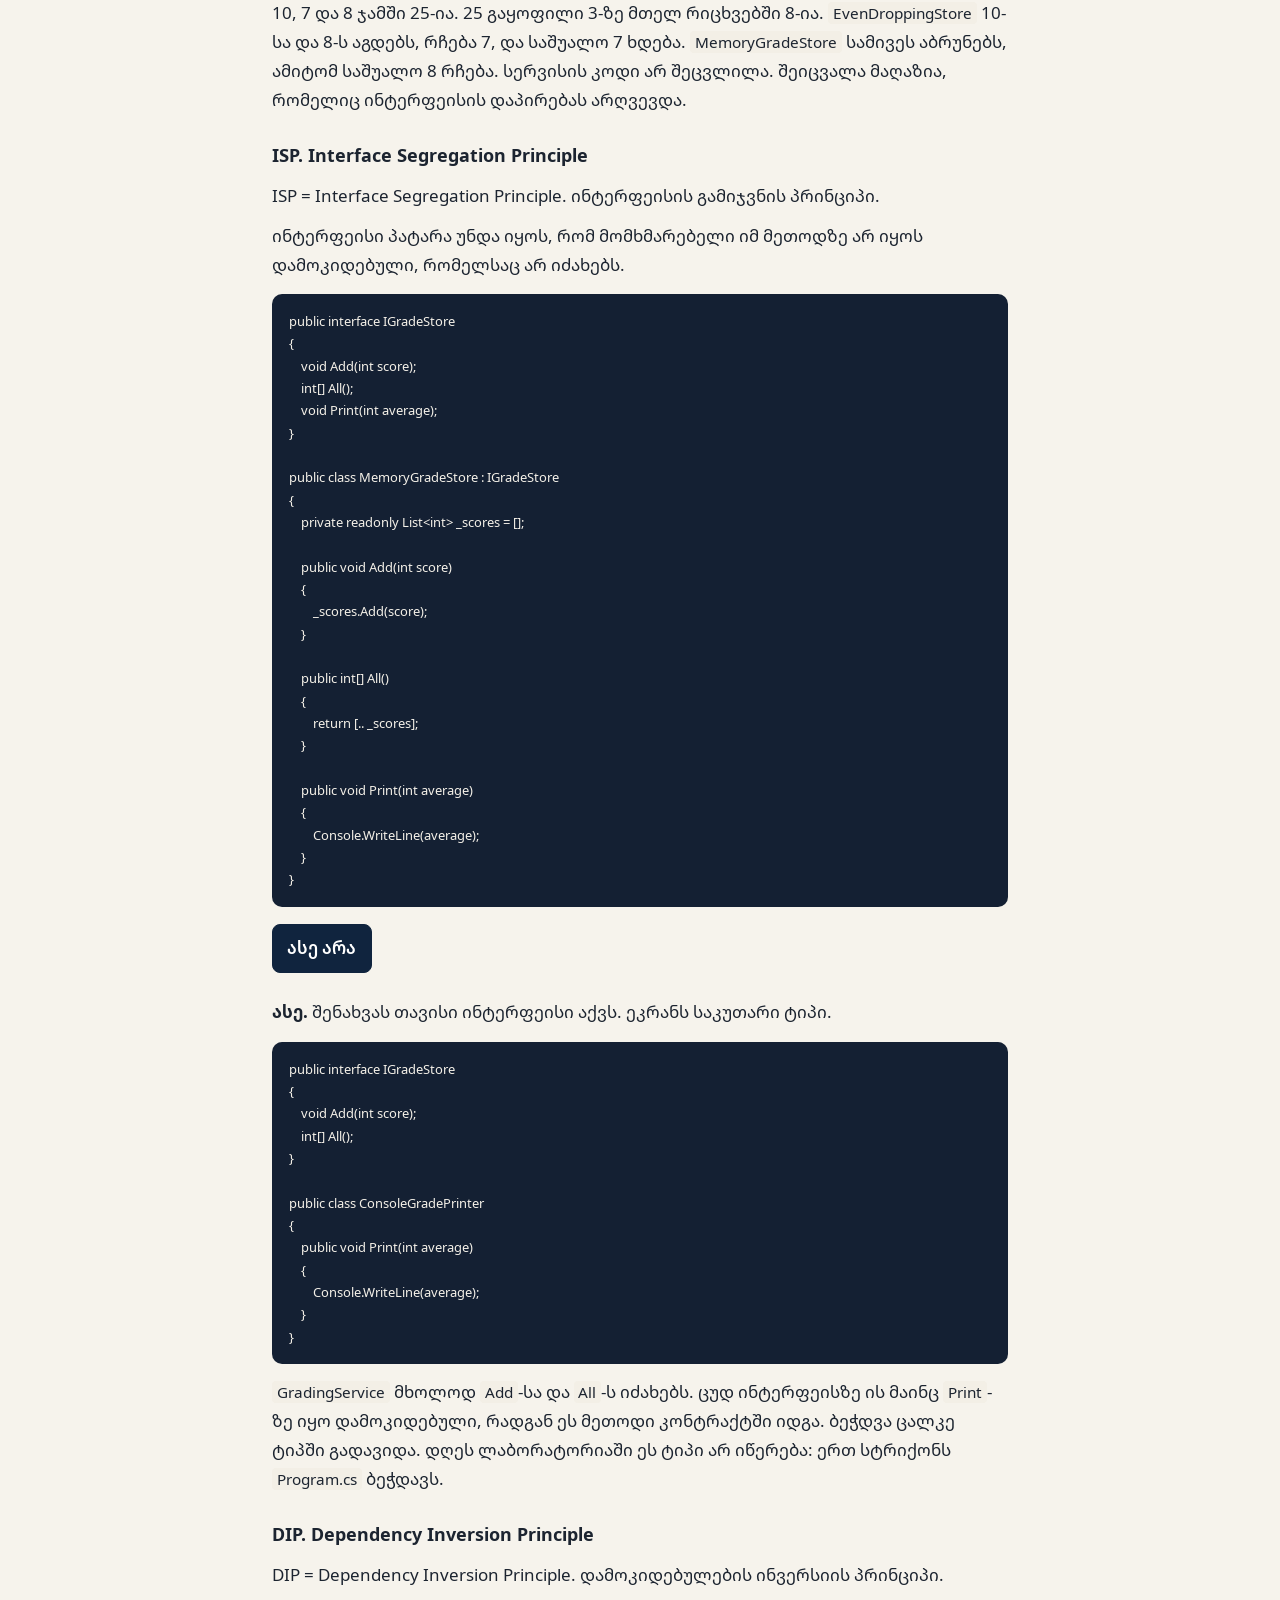
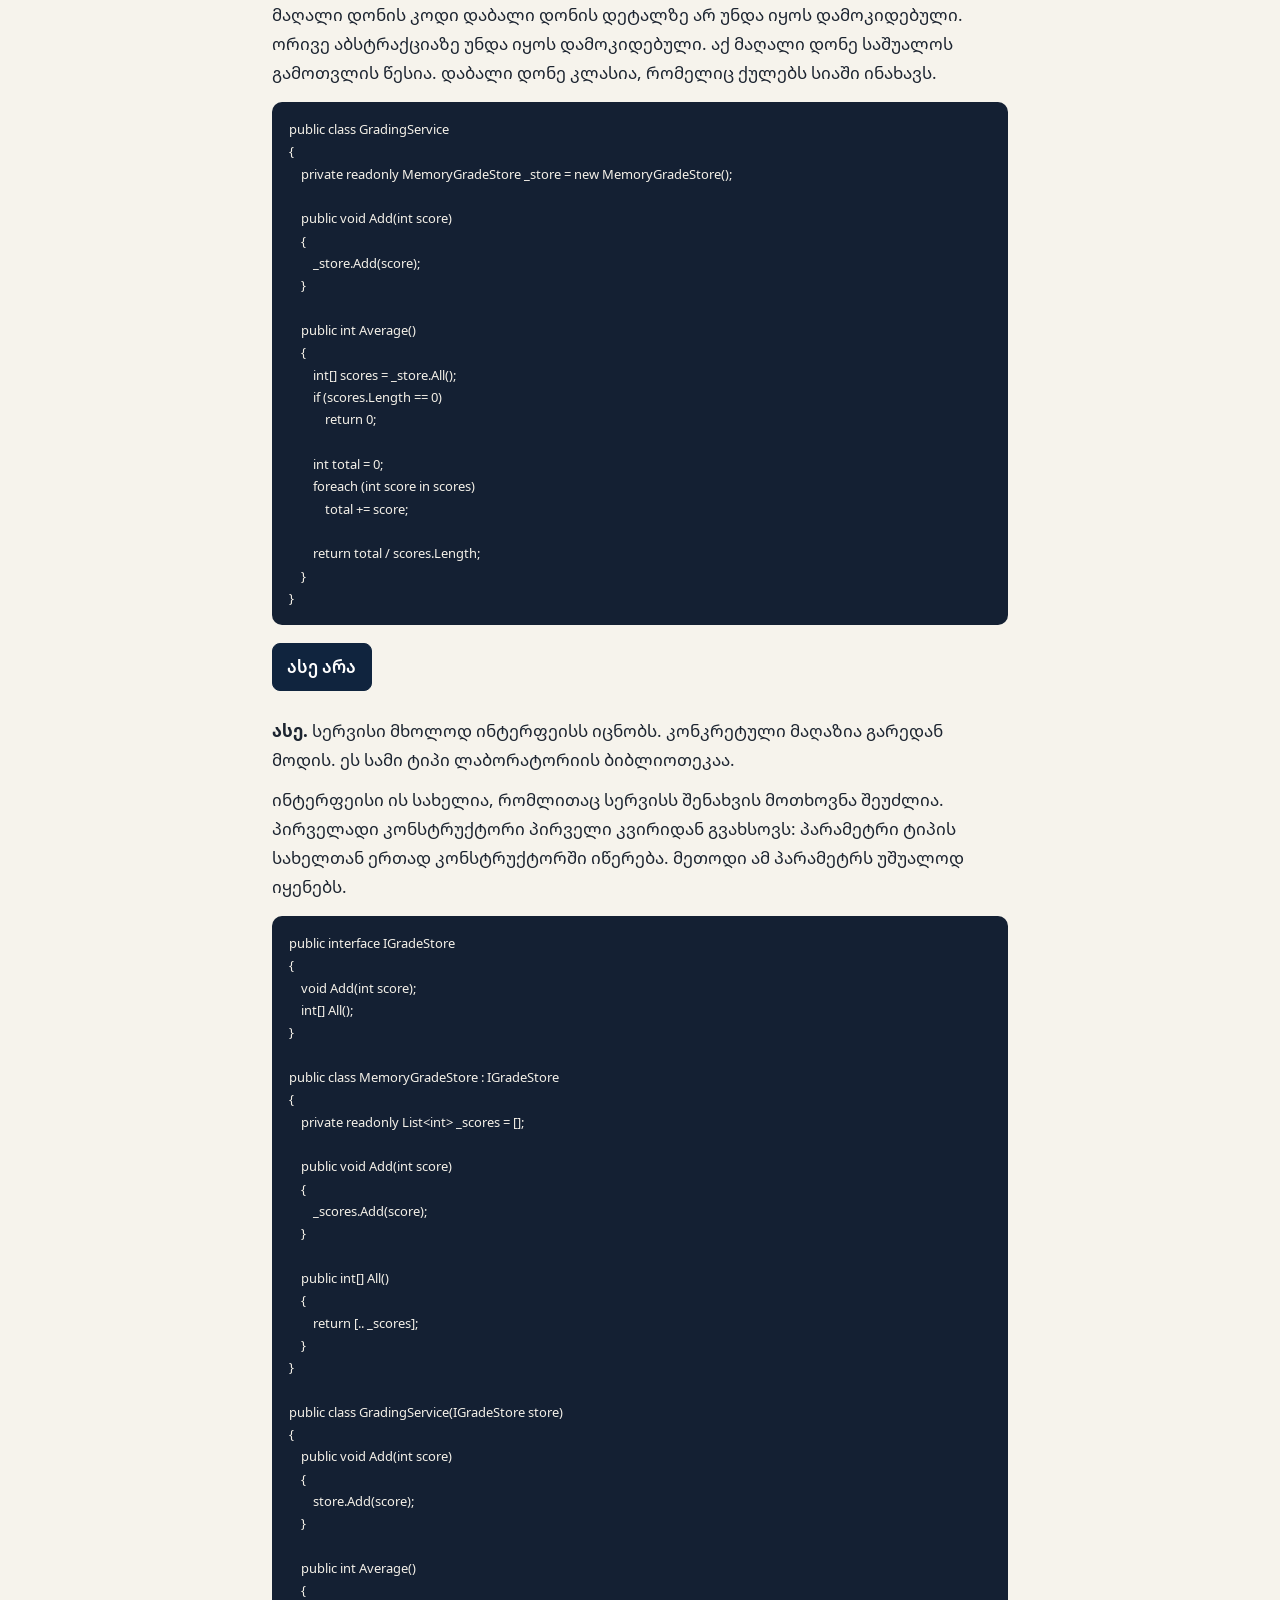
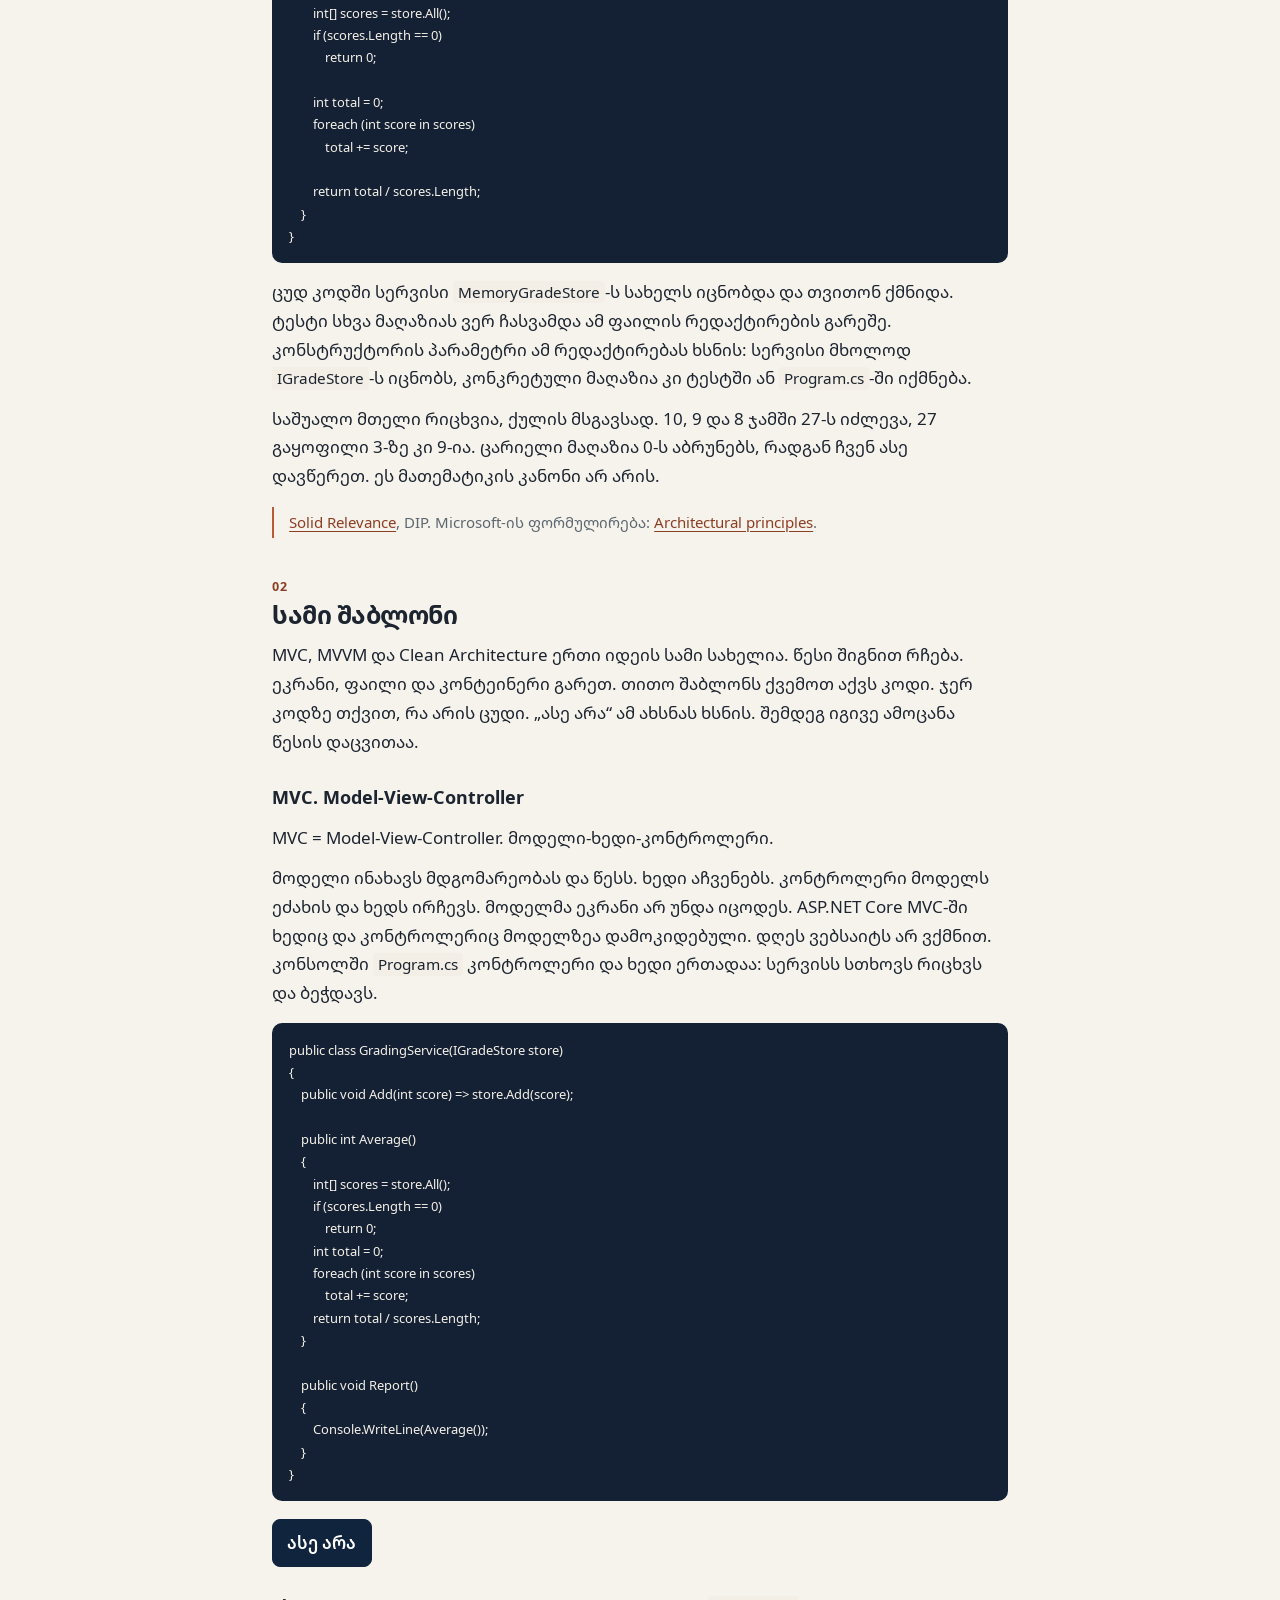
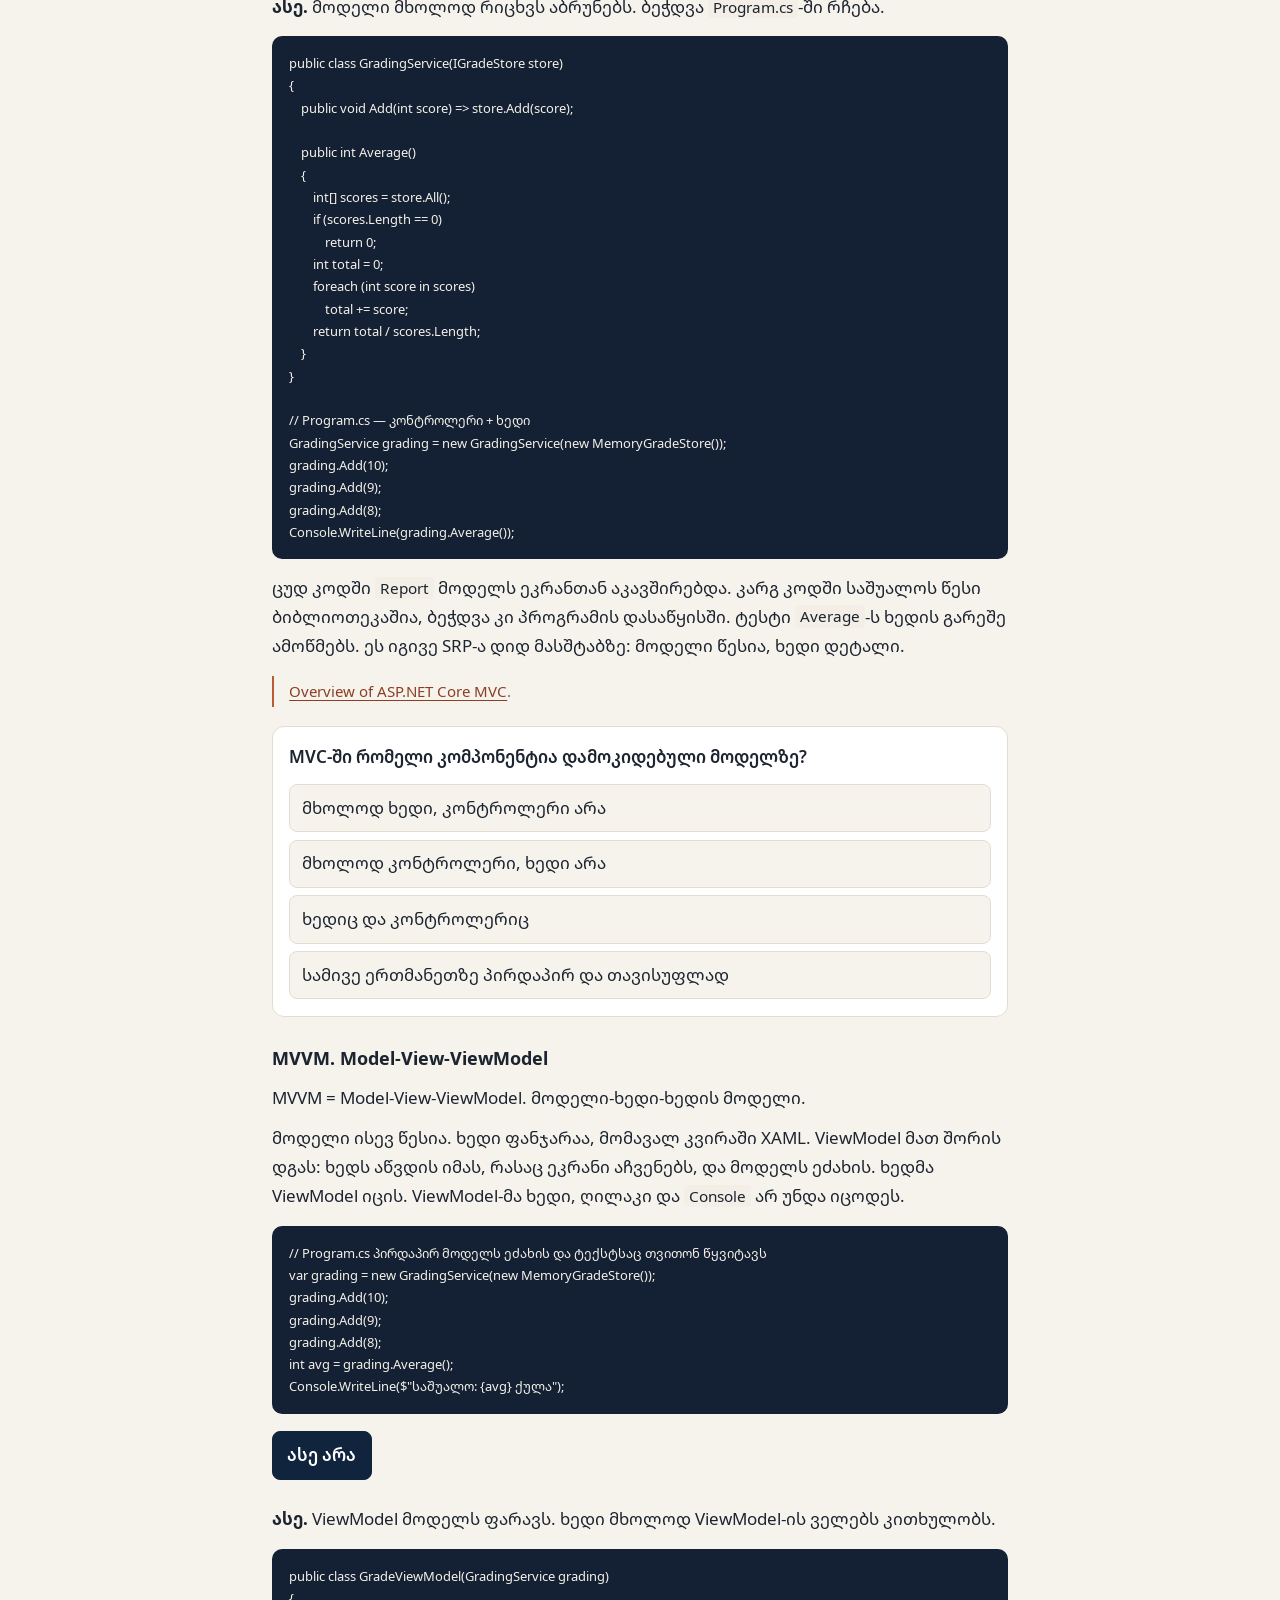
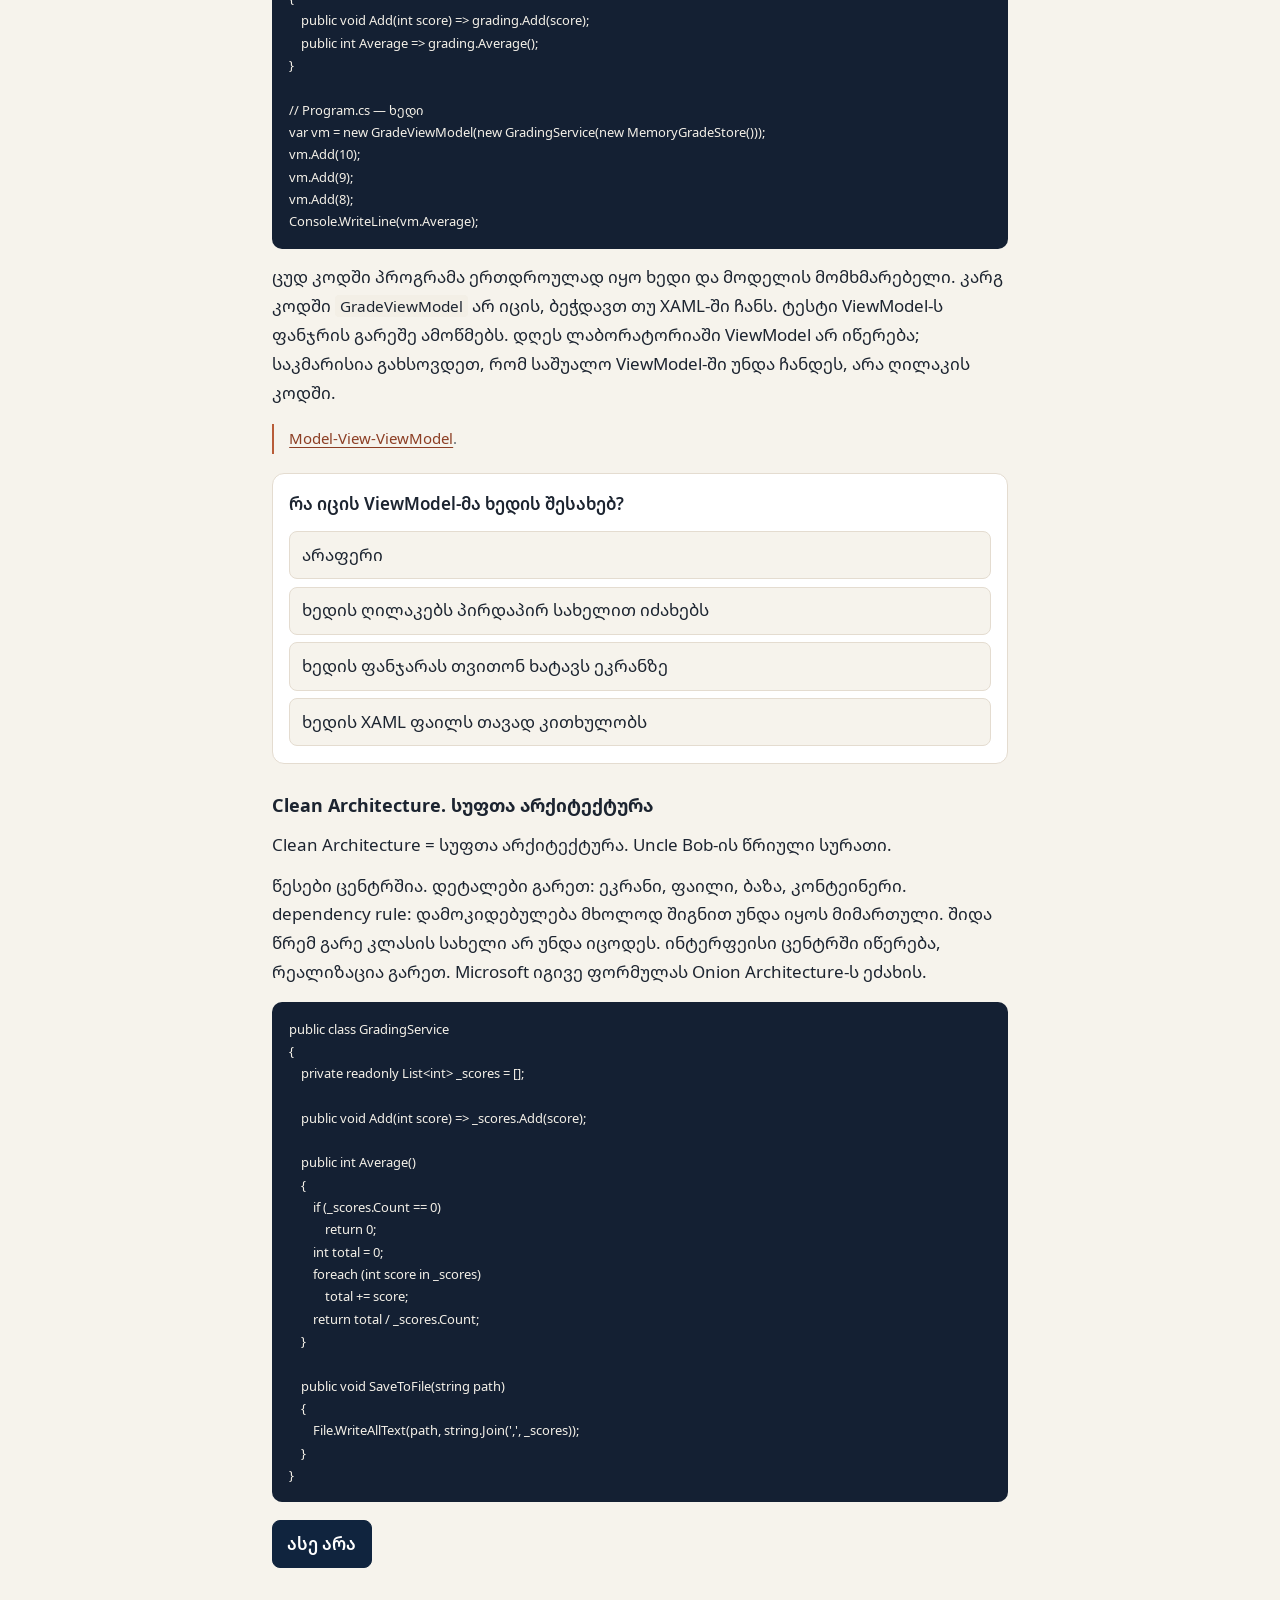
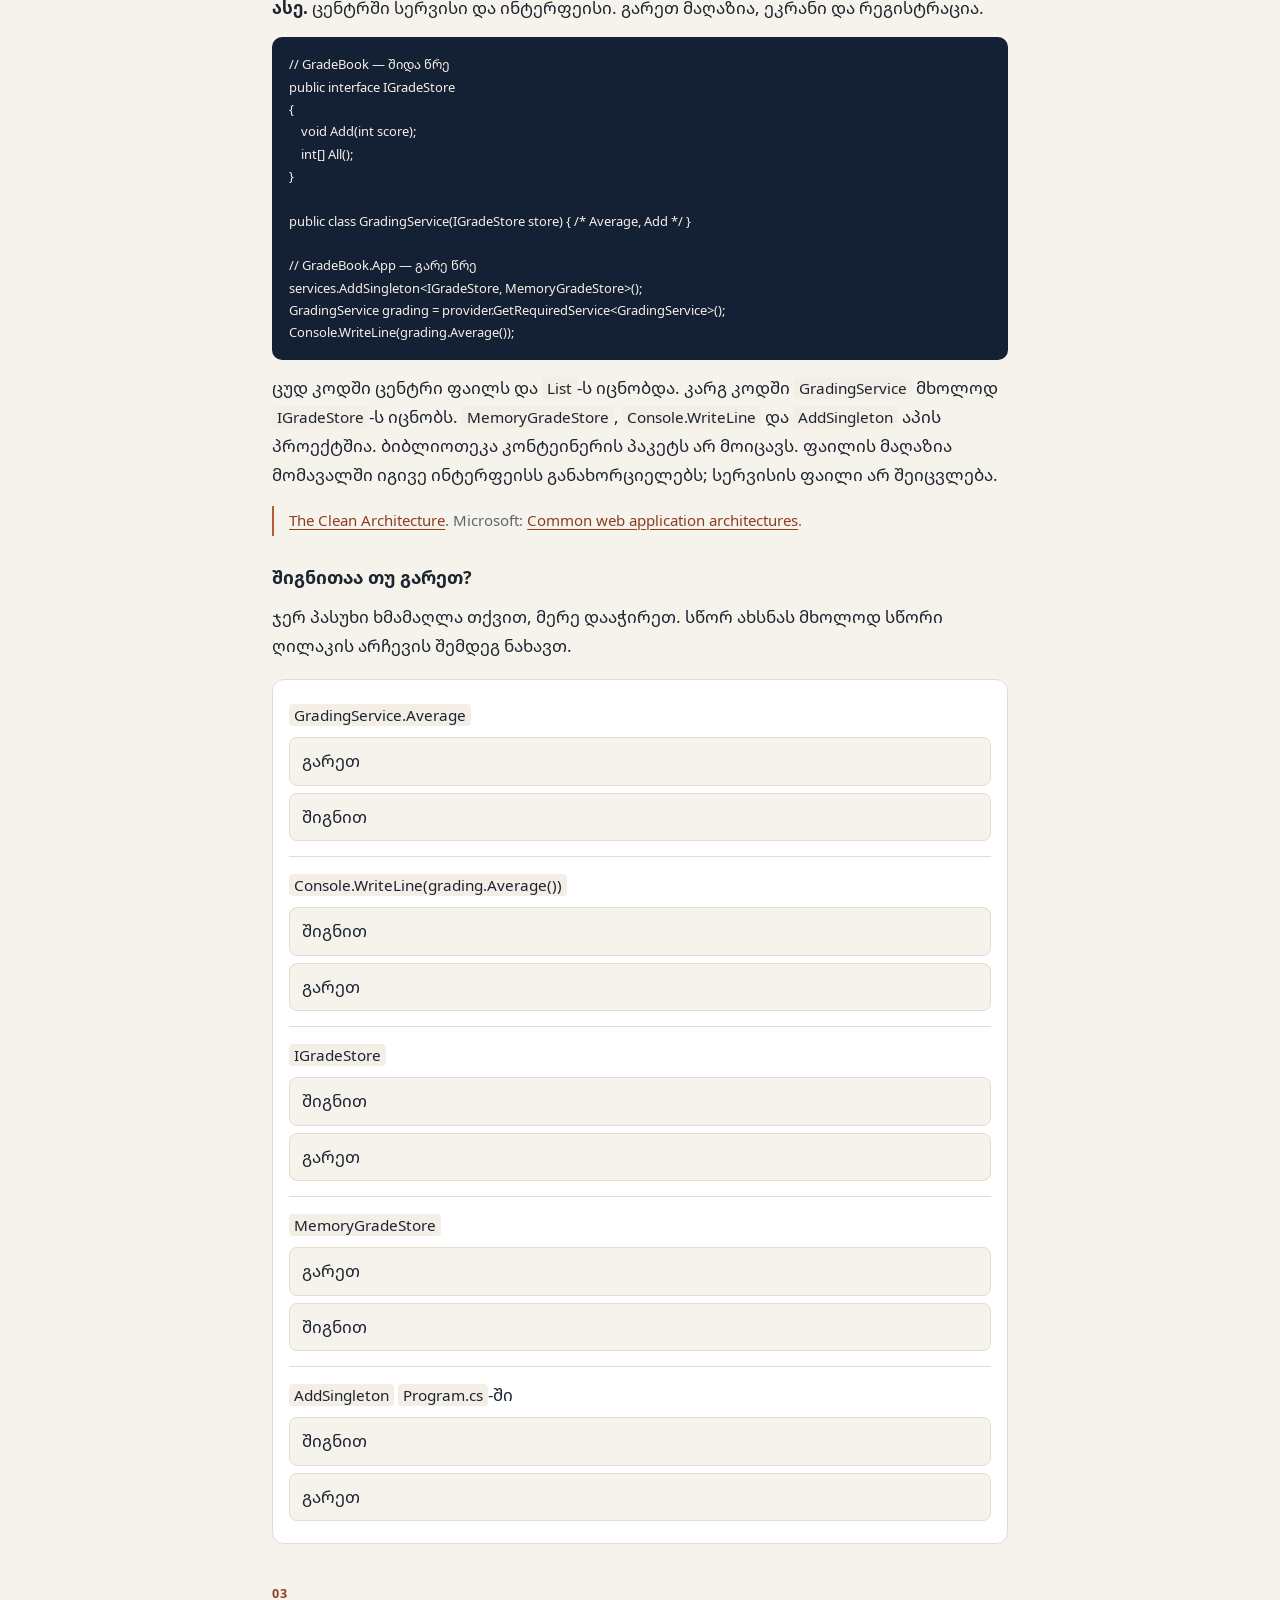
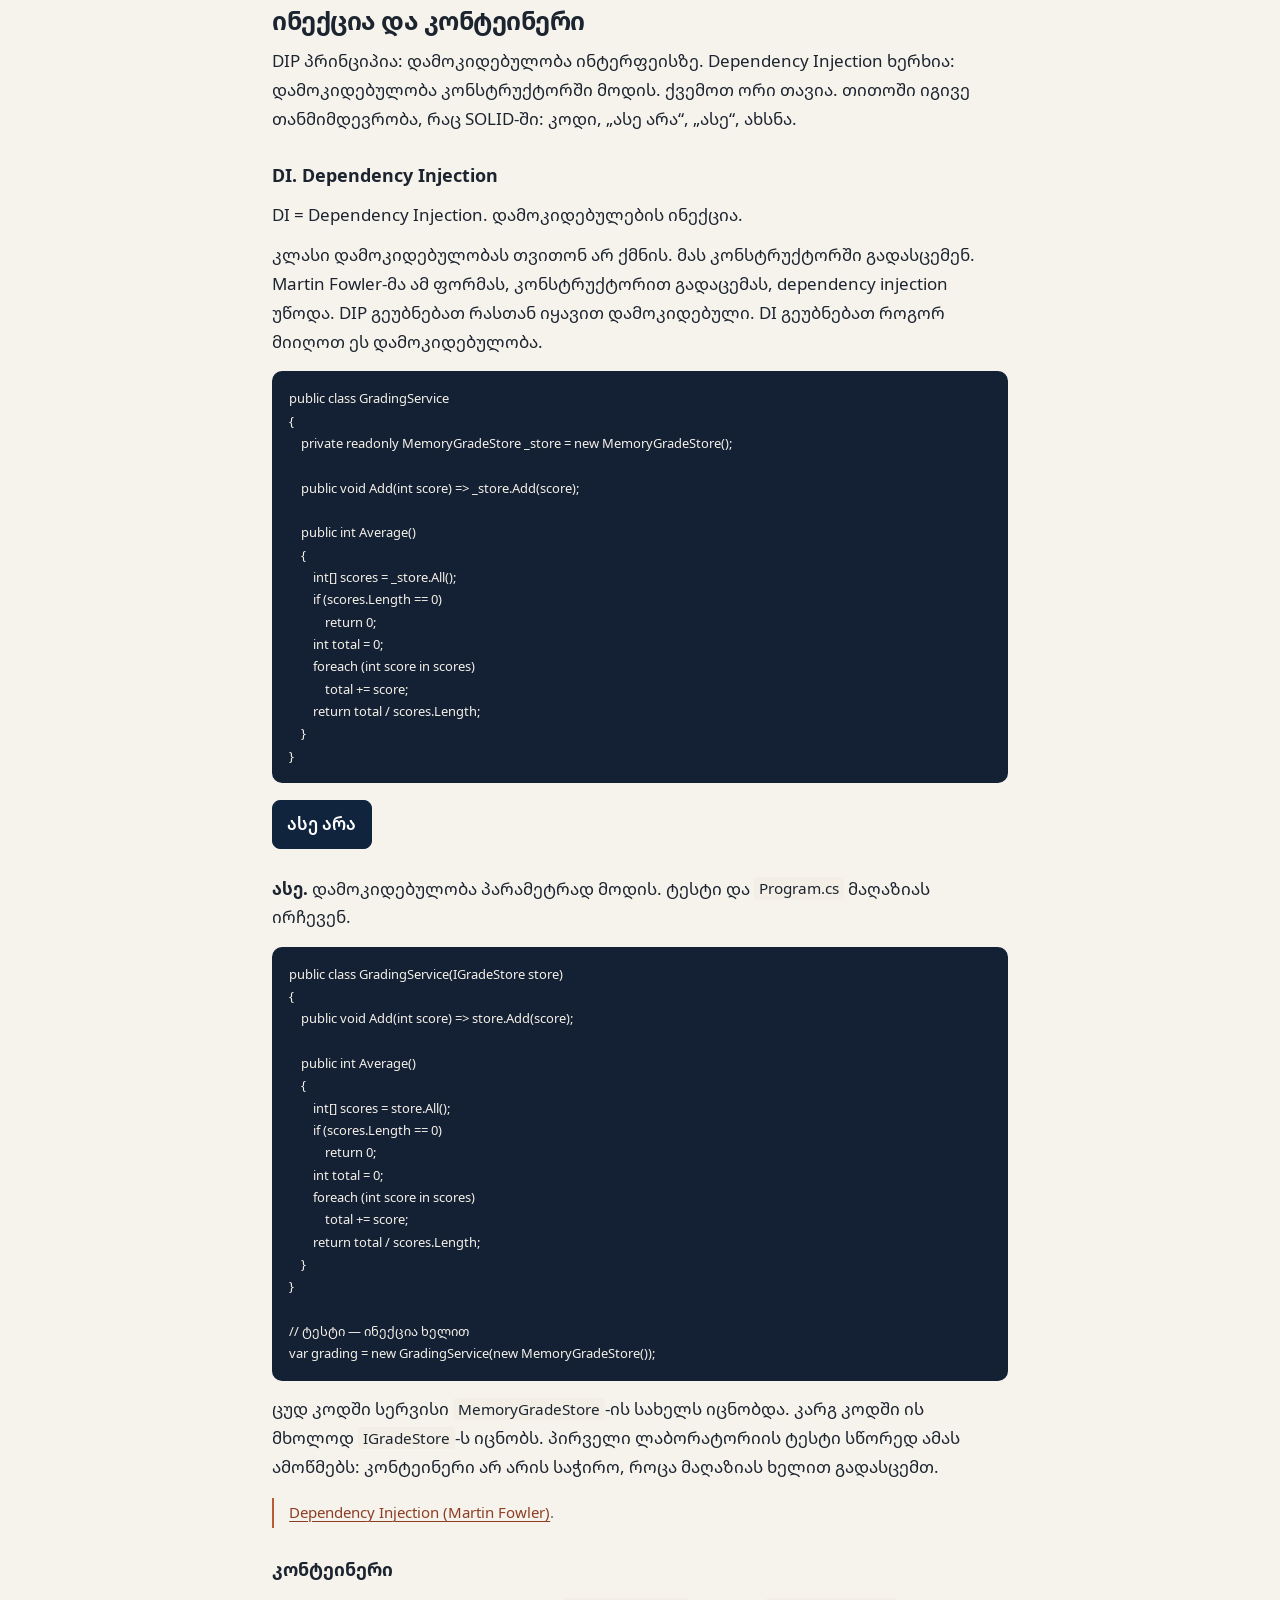
<file: course/lessons/0003-solid-architecture.html>
<!DOCTYPE html>
<html lang="ka">
<head>
  <meta charset="utf-8">
  <meta name="viewport" content="width=device-width, initial-scale=1">
  <title>კვირა 3. არქიტექტურული შაბლონები და SOLID</title>
  <link rel="stylesheet" href="../assets/course.css">
</head>
<body>
  <header class="mast">
    <div class="mast-inner">
      <p class="mast-kicker">სოხუმის სახელმწიფო უნივერსიტეტი · ინფორმატიკა · COMP M205-1</p>
      <p class="mast-week">კვირა 3 · ლექცია 2 სთ · ლაბორატორია 1 სთ</p>
      <h1>არქიტექტურული შაბლონები და SOLID</h1>
    </div>
  </header>

  <nav class="crumbs">
    <a href="../index.html">კურსი</a>
    <a href="0002-devops-cicd.html">წინა: CI/CD</a>
    <a href="0004-windows-ui.html">შემდეგი: Windows</a>
    <a href="../reference/solid.html">ცნობარი: SOLID</a>
  </nav>

  <main class="sheet">
    <p class="lead">არქიტექტურული შაბლონები და SOLID პრინციპები. MVC, MVVM და Clean Architecture-ის კონცეფციები, Dependency Injection და კონტეინერის გამოყენება.</p>


    <h2><span class="num">01</span>ხუთი პრინციპი</h2>

    <h3>SRP. Single Responsibility Principle</h3>
    <p>SRP = Single Responsibility Principle. ერთი პასუხისმგებლობის პრინციპი.</p>
    <p>ერთად შეკრიბე ის, რაც ერთი მიზეზით იცვლება, და ერთმანეთისგან დააშორე ის, რაც სხვა მიზეზით იცვლება. წესი მეთოდების რაოდენობას არ ითვლის. წესი ცვლილების მიზეზს ითვლის.</p>
    <pre><code>public static int Sum(int[] scores)
{
    int total = 0;
    foreach (int score in scores)
    {
        total += score;
        Console.WriteLine($"Added {score}, running total = {total}");
    }
    return total;
}</code></pre>
    <button type="button" class="reveal" aria-expanded="false">ასე არა</button>
    <div class="reveal-body" hidden>
    <p><strong>ასე არა.</strong> ერთი მეთოდი ჯამსაც ითვლის და ყოველ ნაბიჯზე ეკრანზეც ბეჭდავს.</p>
    </div>
    <p><strong>ასე.</strong> ჯამი ბიბლიოთეკაში რჩება. ბეჭდვა იქ ხდება, სადაც პროგრამა იწყება.</p>
    <pre><code>public static class Grades
{
    public static int Sum(int[] scores)
    {
        int total = 0;
        foreach (int score in scores)
            total += score;
        return total;
    }
}

// Program.cs
int[] scores = [10, 9, 8];
int total = Grades.Sum(scores);
Console.WriteLine(total);</code></pre>
    <p>ცუდი მეთოდი ორი მიზეზით იცვლება: ან ჯამის წესი შეიცვლება, ან ტექსტი, რომელსაც ადამიანი კითხულობს. ამიტომ გამოთვლა და ეკრანი გაიყო. Microsoft იგივე აზრს ფენებზეც ავრცელებს: ბიზნესის წესი, მონაცემთა შენახვა და ეკრანი ცალ-ცალკე პროექტებშია.</p>
    <p class="aside"><a href="https://blog.cleancoder.com/uncle-bob/2020/10/18/Solid-Relevance.html">Solid Relevance</a>. Microsoft-ის ფორმულირება: <a href="https://learn.microsoft.com/en-us/dotnet/architecture/modern-web-apps-azure/architectural-principles">Architectural principles</a>.</p>

    <section class="quiz" data-quiz data-answer="a">
      <p class="prompt">SRP ამ კლასისგან რას მოითხოვს?</p>
      <div class="choices">
        <button type="button" data-choice="a" data-why="სწორია. მიზეზი ერთია. მეთოდების რაოდენობა ამ წესს არ განსაზღვრავს.">ცვლილებას მხოლოდ ერთი მიზეზი ჰქონდეს</button>
        <button type="button" data-choice="b" data-why="მეთოდების რაოდენობა SRP არ არის. ერთ მეთოდსაც შეიძლება ორი მიზეზი ჰქონდეს: ჯამიც და ბეჭდვაც.">მხოლოდ ერთი მეთოდი ჰქონდეს</button>
        <button type="button" data-choice="c" data-why="პროექტის საზღვარი სასარგებლოა, მაგრამ SRP კლასის ცვლილების მიზეზს ეხება და არა საქაღალდეს.">მხოლოდ ერთ პროექტში იყოს</button>
        <button type="button" data-choice="d" data-why="ველების რაოდენობა წესი არ არის. ქულების სია ერთი ველია, მაგრამ მაინც შეიძლება ეკრანსაც ემსახურებოდეს.">მხოლოდ ერთ ველს ინახავდეს</button>
      </div>
      <p class="feedback" hidden></p>
    </section>

    <h3>OCP. Open-Closed Principle</h3>
    <p>OCP = Open-Closed Principle. ღია-დახურული პრინციპი.</p>
    <p>მოდული ღიაა გაფართოებისთვის და დახურულია იმ კოდის რედაქტირებისთვის, რომელიც უკვე სწორად მუშაობს. ახალი ქცევა ახალი ტიპია. უკვე სწორ მეთოდში ახალი ტოტი არ ემატება.</p>
    <pre><code>public static int Average(int[] scores, string mode)
{
    if (scores.Length == 0)
        return 0;

    int total = 0;
    foreach (int score in scores)
        total += score;

    int raw = total / scores.Length;
    if (mode == "up" &amp;&amp; total % scores.Length != 0)
        return raw + 1;
    return raw;
}</code></pre>
    <button type="button" class="reveal" aria-expanded="false">ასე არა</button>
    <div class="reveal-body" hidden>
    <p><strong>ასე არა.</strong> დამრგვალების ყოველი ახალი წესი <code>Average</code>-ის შიგნით ახალ <code>if</code>-ს ამატებს.</p>
    </div>
    <p><strong>ასე.</strong> თითო წესი საკუთარი კლასია. <code>Average</code> მხოლოდ ჯამს სთხოვს დამრგვალებას.</p>
    <pre><code>public interface IRounder
{
    int Round(int total, int count);
}

public class FloorRounder : IRounder
{
    public int Round(int total, int count)
    {
        if (count == 0)
            return 0;
        return total / count;
    }
}

public class CeilingRounder : IRounder
{
    public int Round(int total, int count)
    {
        if (count == 0)
            return 0;
        if (total % count == 0)
            return total / count;
        return total / count + 1;
    }
}

public static int Average(int[] scores, IRounder rounder)
{
    int total = 0;
    foreach (int score in scores)
        total += score;
    return rounder.Round(total, scores.Length);
}</code></pre>
    <p>ცუდ კოდში მესამე წესი, მაგალითად უახლოეს მთელამდე, კვლავ <code>Average</code>-ის რედაქტირებას მოითხოვდა. ახლა ის ახალი კლასია, <code>IRounder</code>-ის კიდევ ერთი რეალიზაცია. <code>FloorRounder</code> და <code>Average</code> უცვლელი რჩება. დღევანდელ ლაბორატორიაში ეს ინტერფეისი არ გვჭირდება: საშუალო მთელ რიცხვზე იყოფა, როგორც <code>FloorRounder</code>.</p>

    <h3>LSP. Liskov Substitution Principle</h3>
    <p>LSP = Liskov Substitution Principle. ლისკოვის ჩანაცვლების პრინციპი.</p>
    <p>ინტერფეისის რეალიზაციამ არ უნდა დააბნიოს ის კოდი, რომელიც ამ ინტერფეისს იყენებს. <code>Add</code>-ით შენახული ქულა <code>All</code>-ში უნდა დაბრუნდეს.</p>
    <pre><code>public interface IGradeStore
{
    void Add(int score);
    int[] All();
}

public class EvenDroppingStore : IGradeStore
{
    private readonly List&lt;int&gt; _scores = [];

    public void Add(int score)
    {
        if (score % 2 != 0)
            _scores.Add(score);
    }

    public int[] All()
    {
        return [.. _scores];
    }
}</code></pre>
    <button type="button" class="reveal" aria-expanded="false">ასე არა</button>
    <div class="reveal-body" hidden>
    <p><strong>ასე არა.</strong> მაღაზია ლუწ ქულებს აგდებს. საშუალოს გამოთვლა ამას ვერ ხედავს და არასწორ რიცხვს იღებს.</p>
    </div>
    <p><strong>ასე.</strong> მაღაზია ინახავს ყველა ქულას, რომელსაც <code>Add</code> იღებს.</p>
    <pre><code>public class MemoryGradeStore : IGradeStore
{
    private readonly List&lt;int&gt; _scores = [];

    public void Add(int score)
    {
        _scores.Add(score);
    }

    public int[] All()
    {
        return [.. _scores];
    }
}</code></pre>
    <p>10, 7 და 8 ჯამში 25-ია. 25 გაყოფილი 3-ზე მთელ რიცხვებში 8-ია. <code>EvenDroppingStore</code> 10-სა და 8-ს აგდებს, რჩება 7, და საშუალო 7 ხდება. <code>MemoryGradeStore</code> სამივეს აბრუნებს, ამიტომ საშუალო 8 რჩება. სერვისის კოდი არ შეცვლილა. შეიცვალა მაღაზია, რომელიც ინტერფეისის დაპირებას არღვევდა.</p>

    <h3>ISP. Interface Segregation Principle</h3>
    <p>ISP = Interface Segregation Principle. ინტერფეისის გამიჯვნის პრინციპი.</p>
    <p>ინტერფეისი პატარა უნდა იყოს, რომ მომხმარებელი იმ მეთოდზე არ იყოს დამოკიდებული, რომელსაც არ იძახებს.</p>
    <pre><code>public interface IGradeStore
{
    void Add(int score);
    int[] All();
    void Print(int average);
}

public class MemoryGradeStore : IGradeStore
{
    private readonly List&lt;int&gt; _scores = [];

    public void Add(int score)
    {
        _scores.Add(score);
    }

    public int[] All()
    {
        return [.. _scores];
    }

    public void Print(int average)
    {
        Console.WriteLine(average);
    }
}</code></pre>
    <button type="button" class="reveal" aria-expanded="false">ასე არა</button>
    <div class="reveal-body" hidden>
    <p><strong>ასე არა.</strong> შენახვის ინტერფეისში ბეჭდვაც დევს. მაღაზია იძულებულია <code>Print</code> დაწეროს, თუმცა ეკრანს არ ემსახურება.</p>
    </div>
    <p><strong>ასე.</strong> შენახვას თავისი ინტერფეისი აქვს. ეკრანს საკუთარი ტიპი.</p>
    <pre><code>public interface IGradeStore
{
    void Add(int score);
    int[] All();
}

public class ConsoleGradePrinter
{
    public void Print(int average)
    {
        Console.WriteLine(average);
    }
}</code></pre>
    <p><code>GradingService</code> მხოლოდ <code>Add</code>-სა და <code>All</code>-ს იძახებს. ცუდ ინტერფეისზე ის მაინც <code>Print</code>-ზე იყო დამოკიდებული, რადგან ეს მეთოდი კონტრაქტში იდგა. ბეჭდვა ცალკე ტიპში გადავიდა. დღეს ლაბორატორიაში ეს ტიპი არ იწერება: ერთ სტრიქონს <code>Program.cs</code> ბეჭდავს.</p>

    <h3>DIP. Dependency Inversion Principle</h3>
    <p>DIP = Dependency Inversion Principle. დამოკიდებულების ინვერსიის პრინციპი.</p>
    <p>მაღალი დონის კოდი დაბალი დონის დეტალზე არ უნდა იყოს დამოკიდებული. ორივე აბსტრაქციაზე უნდა იყოს დამოკიდებული. აქ მაღალი დონე საშუალოს გამოთვლის წესია. დაბალი დონე კლასია, რომელიც ქულებს სიაში ინახავს.</p>
    <pre><code>public class GradingService
{
    private readonly MemoryGradeStore _store = new MemoryGradeStore();

    public void Add(int score)
    {
        _store.Add(score);
    }

    public int Average()
    {
        int[] scores = _store.All();
        if (scores.Length == 0)
            return 0;

        int total = 0;
        foreach (int score in scores)
            total += score;

        return total / scores.Length;
    }
}</code></pre>
    <button type="button" class="reveal" aria-expanded="false">ასე არა</button>
    <div class="reveal-body" hidden>
    <p><strong>ასე არა.</strong> სერვისი კონკრეტულ მაღაზიას თვითონ ქმნის. სხვა მაღაზიის ჩასასმელად ამ ფაილის რედაქტირებაა საჭირო.</p>
    </div>
    <p><strong>ასე.</strong> სერვისი მხოლოდ ინტერფეისს იცნობს. კონკრეტული მაღაზია გარედან მოდის. ეს სამი ტიპი ლაბორატორიის ბიბლიოთეკაა.</p>
    <p>ინტერფეისი ის სახელია, რომლითაც სერვისს შენახვის მოთხოვნა შეუძლია. პირველადი კონსტრუქტორი პირველი კვირიდან გვახსოვს: პარამეტრი ტიპის სახელთან ერთად კონსტრუქტორში იწერება. მეთოდი ამ პარამეტრს უშუალოდ იყენებს.</p>
    <pre><code>public interface IGradeStore
{
    void Add(int score);
    int[] All();
}

public class MemoryGradeStore : IGradeStore
{
    private readonly List&lt;int&gt; _scores = [];

    public void Add(int score)
    {
        _scores.Add(score);
    }

    public int[] All()
    {
        return [.. _scores];
    }
}

public class GradingService(IGradeStore store)
{
    public void Add(int score)
    {
        store.Add(score);
    }

    public int Average()
    {
        int[] scores = store.All();
        if (scores.Length == 0)
            return 0;

        int total = 0;
        foreach (int score in scores)
            total += score;

        return total / scores.Length;
    }
}</code></pre>
    <p>ცუდ კოდში სერვისი <code>MemoryGradeStore</code>-ს სახელს იცნობდა და თვითონ ქმნიდა. ტესტი სხვა მაღაზიას ვერ ჩასვამდა ამ ფაილის რედაქტირების გარეშე. კონსტრუქტორის პარამეტრი ამ რედაქტირებას ხსნის: სერვისი მხოლოდ <code>IGradeStore</code>-ს იცნობს, კონკრეტული მაღაზია კი ტესტში ან <code>Program.cs</code>-ში იქმნება.</p>
    <p>საშუალო მთელი რიცხვია, ქულის მსგავსად. 10, 9 და 8 ჯამში 27-ს იძლევა, 27 გაყოფილი 3-ზე კი 9-ია. ცარიელი მაღაზია 0-ს აბრუნებს, რადგან ჩვენ ასე დავწერეთ. ეს მათემატიკის კანონი არ არის.</p>
    <p class="aside"><a href="https://blog.cleancoder.com/uncle-bob/2020/10/18/Solid-Relevance.html">Solid Relevance</a>, DIP. Microsoft-ის ფორმულირება: <a href="https://learn.microsoft.com/en-us/dotnet/architecture/modern-web-apps-azure/architectural-principles">Architectural principles</a>.</p>


    <h2><span class="num">02</span>სამი შაბლონი</h2>
    <p>MVC, MVVM და Clean Architecture ერთი იდეის სამი სახელია. წესი შიგნით რჩება. ეკრანი, ფაილი და კონტეინერი გარეთ. თითო შაბლონს ქვემოთ აქვს კოდი. ჯერ კოდზე თქვით, რა არის ცუდი. „ასე არა“ ამ ახსნას ხსნის. შემდეგ იგივე ამოცანა წესის დაცვითაა.</p>

    <h3>MVC. Model-View-Controller</h3>
    <p>MVC = Model-View-Controller. მოდელი-ხედი-კონტროლერი.</p>
    <p>მოდელი ინახავს მდგომარეობას და წესს. ხედი აჩვენებს. კონტროლერი მოდელს ეძახის და ხედს ირჩევს. მოდელმა ეკრანი არ უნდა იცოდეს. ASP.NET Core MVC-ში ხედიც და კონტროლერიც მოდელზეა დამოკიდებული. დღეს ვებსაიტს არ ვქმნით. კონსოლში <code>Program.cs</code> კონტროლერი და ხედი ერთადაა: სერვისს სთხოვს რიცხვს და ბეჭდავს.</p>
    <pre><code>public class GradingService(IGradeStore store)
{
    public void Add(int score) =&gt; store.Add(score);

    public int Average()
    {
        int[] scores = store.All();
        if (scores.Length == 0)
            return 0;
        int total = 0;
        foreach (int score in scores)
            total += score;
        return total / scores.Length;
    }

    public void Report()
    {
        Console.WriteLine(Average());
    }
}</code></pre>
    <button type="button" class="reveal" aria-expanded="false">ასე არა</button>
    <div class="reveal-body" hidden>
    <p><strong>ასე არა.</strong> მოდელი ეკრანზე თვითონ ბეჭდავს. ხედის შეცვლა, მაგალითად ვებგვერდით, მოდელის ფაილსაც შეცვლის.</p>
    </div>
    <p><strong>ასე.</strong> მოდელი მხოლოდ რიცხვს აბრუნებს. ბეჭდვა <code>Program.cs</code>-ში რჩება.</p>
    <pre><code>public class GradingService(IGradeStore store)
{
    public void Add(int score) =&gt; store.Add(score);

    public int Average()
    {
        int[] scores = store.All();
        if (scores.Length == 0)
            return 0;
        int total = 0;
        foreach (int score in scores)
            total += score;
        return total / scores.Length;
    }
}

// Program.cs — კონტროლერი + ხედი
GradingService grading = new GradingService(new MemoryGradeStore());
grading.Add(10);
grading.Add(9);
grading.Add(8);
Console.WriteLine(grading.Average());</code></pre>
    <p>ცუდ კოდში <code>Report</code> მოდელს ეკრანთან აკავშირებდა. კარგ კოდში საშუალოს წესი ბიბლიოთეკაშია, ბეჭდვა კი პროგრამის დასაწყისში. ტესტი <code>Average</code>-ს ხედის გარეშე ამოწმებს. ეს იგივე SRP-ა დიდ მასშტაბზე: მოდელი წესია, ხედი დეტალი.</p>
    <p class="aside"><a href="https://learn.microsoft.com/en-us/aspnet/core/mvc/overview?view=aspnetcore-10.0">Overview of ASP.NET Core MVC</a>.</p>

    <section class="quiz" data-quiz data-answer="c">
      <p class="prompt">MVC-ში რომელი კომპონენტია დამოკიდებული მოდელზე?</p>
      <div class="choices">
        <button type="button" data-choice="a" data-why="ხედი მოდელზეა დამოკიდებული, მაგრამ კონტროლერიც. პასუხი კონტროლერს გამოტოვებს.">მხოლოდ ხედი, კონტროლერი არა</button>
        <button type="button" data-choice="b" data-why="კონტროლერი მოდელზეა დამოკიდებული, მაგრამ ხედიც. პასუხი ხედს გამოტოვებს.">მხოლოდ კონტროლერი, ხედი არა</button>
        <button type="button" data-choice="c" data-why="სწორია. ორივე მოდელზეა დამოკიდებული. მოდელმა არც ხედი იცის და არც კონტროლერი.">ხედიც და კონტროლერიც</button>
        <button type="button" data-choice="d" data-why="თუ სამივე ერთმანეთზე იქნება დამოკიდებული, ხედის შეცვლა მოდელსაც გააფუჭებს. ისარი ერთი მიმართულებისაა.">სამივე ერთმანეთზე პირდაპირ და თავისუფლად</button>
      </div>
      <p class="feedback" hidden></p>
    </section>

    <h3>MVVM. Model-View-ViewModel</h3>
    <p>MVVM = Model-View-ViewModel. მოდელი-ხედი-ხედის მოდელი.</p>
    <p>მოდელი ისევ წესია. ხედი ფანჯარაა, მომავალ კვირაში XAML. ViewModel მათ შორის დგას: ხედს აწვდის იმას, რასაც ეკრანი აჩვენებს, და მოდელს ეძახის. ხედმა ViewModel იცის. ViewModel-მა ხედი, ღილაკი და <code>Console</code> არ უნდა იცოდეს.</p>
    <pre><code>// Program.cs პირდაპირ მოდელს ეძახის და ტექსტსაც თვითონ წყვიტავს
var grading = new GradingService(new MemoryGradeStore());
grading.Add(10);
grading.Add(9);
grading.Add(8);
int avg = grading.Average();
Console.WriteLine($"საშუალო: {avg} ქულა");</code></pre>
    <button type="button" class="reveal" aria-expanded="false">ასე არა</button>
    <div class="reveal-body" hidden>
    <p><strong>ასე არა.</strong> ხედი მოდელს პირდაპირ ეძახის და პრეზენტაციის წესსაც ინახავს. ფანჯრის შეცვლა ამ ფაილსაც შეცვლის.</p>
    </div>
    <p><strong>ასე.</strong> ViewModel მოდელს ფარავს. ხედი მხოლოდ ViewModel-ის ველებს კითხულობს.</p>
    <pre><code>public class GradeViewModel(GradingService grading)
{
    public void Add(int score) =&gt; grading.Add(score);
    public int Average =&gt; grading.Average();
}

// Program.cs — ხედი
var vm = new GradeViewModel(new GradingService(new MemoryGradeStore()));
vm.Add(10);
vm.Add(9);
vm.Add(8);
Console.WriteLine(vm.Average);</code></pre>
    <p>ცუდ კოდში პროგრამა ერთდროულად იყო ხედი და მოდელის მომხმარებელი. კარგ კოდში <code>GradeViewModel</code> არ იცის, ბეჭდავთ თუ XAML-ში ჩანს. ტესტი ViewModel-ს ფანჯრის გარეშე ამოწმებს. დღეს ლაბორატორიაში ViewModel არ იწერება; საკმარისია გახსოვდეთ, რომ საშუალო ViewModel-ში უნდა ჩანდეს, არა ღილაკის კოდში.</p>
    <p class="aside"><a href="https://learn.microsoft.com/en-us/dotnet/architecture/maui/mvvm">Model-View-ViewModel</a>.</p>

    <section class="quiz" data-quiz data-answer="a">
      <p class="prompt">რა იცის ViewModel-მა ხედის შესახებ?</p>
      <div class="choices">
        <button type="button" data-choice="a" data-why="სწორია. ხედმა ViewModel იცის, ViewModel-მა ხედი არა. ამიტომ ის ფანჯრის გარეშე ტესტირდება.">არაფერი</button>
        <button type="button" data-choice="b" data-why="ღილაკის გამოძახება ხედსა და ViewModel-ს ერთმანეთს მიაბამს. მაშინ ფანჯრის შეცვლა ViewModel-საც შეცვლის.">ხედის ღილაკებს პირდაპირ სახელით იძახებს</button>
        <button type="button" data-choice="c" data-why="ფანჯარას ხედი ხატავს. ViewModel რიცხვებსა და ტექსტს ამზადებს.">ხედის ფანჯარას თვითონ ხატავს ეკრანზე</button>
        <button type="button" data-choice="d" data-why="XAML ხედის ფაილია. ViewModel მას არ კითხულობს. ხედი კითხულობს ViewModel-ს.">ხედის XAML ფაილს თავად კითხულობს</button>
      </div>
      <p class="feedback" hidden></p>
    </section>

    <h3>Clean Architecture. სუფთა არქიტექტურა</h3>
    <p>Clean Architecture = სუფთა არქიტექტურა. Uncle Bob-ის წრიული სურათი.</p>
    <p>წესები ცენტრშია. დეტალები გარეთ: ეკრანი, ფაილი, ბაზა, კონტეინერი. dependency rule: დამოკიდებულება მხოლოდ შიგნით უნდა იყოს მიმართული. შიდა წრემ გარე კლასის სახელი არ უნდა იცოდეს. ინტერფეისი ცენტრში იწერება, რეალიზაცია გარეთ. Microsoft იგივე ფორმულას Onion Architecture-ს ეძახის.</p>
    <pre><code>public class GradingService
{
    private readonly List&lt;int&gt; _scores = [];

    public void Add(int score) =&gt; _scores.Add(score);

    public int Average()
    {
        if (_scores.Count == 0)
            return 0;
        int total = 0;
        foreach (int score in _scores)
            total += score;
        return total / _scores.Count;
    }

    public void SaveToFile(string path)
    {
        File.WriteAllText(path, string.Join(',', _scores));
    }
}</code></pre>
    <button type="button" class="reveal" aria-expanded="false">ასე არა</button>
    <div class="reveal-body" hidden>
    <p><strong>ასე არა.</strong> საშუალოს წესი, სიის შენახვა და ფაილში ჩაწერა ერთ კლასშია. ბაზის დამატება ამ ფაილსაც შეცვლის.</p>
    </div>
    <p><strong>ასე.</strong> ცენტრში სერვისი და ინტერფეისი. გარეთ მაღაზია, ეკრანი და რეგისტრაცია.</p>
    <pre><code>// GradeBook — შიდა წრე
public interface IGradeStore
{
    void Add(int score);
    int[] All();
}

public class GradingService(IGradeStore store) { /* Average, Add */ }

// GradeBook.App — გარე წრე
services.AddSingleton&lt;IGradeStore, MemoryGradeStore&gt;();
GradingService grading = provider.GetRequiredService&lt;GradingService&gt;();
Console.WriteLine(grading.Average());</code></pre>
    <p>ცუდ კოდში ცენტრი ფაილს და <code>List</code>-ს იცნობდა. კარგ კოდში <code>GradingService</code> მხოლოდ <code>IGradeStore</code>-ს იცნობს. <code>MemoryGradeStore</code>, <code>Console.WriteLine</code> და <code>AddSingleton</code> აპის პროექტშია. ბიბლიოთეკა კონტეინერის პაკეტს არ მოიცავს. ფაილის მაღაზია მომავალში იგივე ინტერფეისს განახორციელებს; სერვისის ფაილი არ შეიცვლება.</p>
    <p class="aside"><a href="https://blog.cleancoder.com/uncle-bob/2012/08/13/the-clean-architecture.html">The Clean Architecture</a>. Microsoft: <a href="https://learn.microsoft.com/en-us/dotnet/architecture/modern-web-apps-azure/common-web-application-architectures">Common web application architectures</a>.</p>

    <h3>შიგნითაა თუ გარეთ?</h3>
    <p>ჯერ პასუხი ხმამაღლა თქვით, მერე დააჭირეთ. სწორ ახსნას მხოლოდ სწორი ღილაკის არჩევის შემდეგ ნახავთ.</p>
    <ul class="bins">
      <li class="bin-item" data-expect="inner" data-yes="შიგნითაა. საშუალოს წესი ცენტრია. ეკრანი და მაღაზიის კლასი მისთვის უცნობია." data-no="ეს წესია და არა დეტალი. გარე წრე მასზეა დამოკიდებული და არა პირიქით.">
        <p><code>GradingService.Average</code></p>
        <div class="bin-actions">
          <button type="button" data-pick="outer">გარეთ</button>
          <button type="button" data-pick="inner">შიგნით</button>
        </div>
        <p class="bin-feedback" hidden></p>
      </li>
      <li class="bin-item" data-expect="outer" data-yes="გარეთაა. ეკრანი დეტალია. ხვალ კონსოლი ვებგვერდმა შეიძლება ჩაანაცვლოს, საშუალო კი იგივე დარჩეს." data-no="ბეჭდვა წესს არ განეკუთვნება. შიდა წრეში Console არ უნდა იყოს.">
        <p><code>Console.WriteLine(grading.Average())</code></p>
        <div class="bin-actions">
          <button type="button" data-pick="inner">შიგნით</button>
          <button type="button" data-pick="outer">გარეთ</button>
        </div>
        <p class="bin-feedback" hidden></p>
      </li>
      <li class="bin-item" data-expect="inner" data-yes="შიგნითაა. ინტერფეისი ცენტრში იწერება, რომ გარე კლასმა ის განახორციელოს." data-no="ინტერფეისი დეტალი არ არის. დეტალი ის კლასია, რომელიც სიას ინახავს.">
        <p><code>IGradeStore</code></p>
        <div class="bin-actions">
          <button type="button" data-pick="inner">შიგნით</button>
          <button type="button" data-pick="outer">გარეთ</button>
        </div>
        <p class="bin-feedback" hidden></p>
      </li>
      <li class="bin-item" data-expect="outer" data-yes="გარეთაა. ეს ერთ-ერთი რეალიზაციაა. ხვალ ფაილის მაღაზია იმავე ინტერფეისს განახორციელებს." data-no="კონკრეტული მაღაზია ცენტრში არ არის. ცენტრმა მისი სახელი არ იცის.">
        <p><code>MemoryGradeStore</code></p>
        <div class="bin-actions">
          <button type="button" data-pick="outer">გარეთ</button>
          <button type="button" data-pick="inner">შიგნით</button>
        </div>
        <p class="bin-feedback" hidden></p>
      </li>
      <li class="bin-item" data-expect="outer" data-yes="გარეთაა. რეგისტრაცია composition root-ია, ანუ Program.cs. სერვისმა ეს სტრიქონი არ იცის." data-no="კონტეინერში რეგისტრაცია წესი არ არის. წესი კონტეინერის გარეშეც ტესტირდება, როცა მაღაზიას ხელით გადასცემთ.">
        <p><code>AddSingleton</code> <code>Program.cs</code>-ში</p>
        <div class="bin-actions">
          <button type="button" data-pick="inner">შიგნით</button>
          <button type="button" data-pick="outer">გარეთ</button>
        </div>
        <p class="bin-feedback" hidden></p>
      </li>
    </ul>

    <h2><span class="num">03</span>ინექცია და კონტეინერი</h2>
    <p>DIP პრინციპია: დამოკიდებულობა ინტერფეისზე. Dependency Injection ხერხია: დამოკიდებულობა კონსტრუქტორში მოდის. ქვემოთ ორი თავია. თითოში იგივე თანმიმდევრობა, რაც SOLID-ში: კოდი, „ასე არა“, „ასე“, ახსნა.</p>

    <h3>DI. Dependency Injection</h3>
    <p>DI = Dependency Injection. დამოკიდებულების ინექცია.</p>
    <p>კლასი დამოკიდებულობას თვითონ არ ქმნის. მას კონსტრუქტორში გადასცემენ. Martin Fowler-მა ამ ფორმას, კონსტრუქტორით გადაცემას, dependency injection უწოდა. DIP გეუბნებათ რასთან იყავით დამოკიდებული. DI გეუბნებათ როგორ მიიღოთ ეს დამოკიდებულობა.</p>
    <pre><code>public class GradingService
{
    private readonly MemoryGradeStore _store = new MemoryGradeStore();

    public void Add(int score) =&gt; _store.Add(score);

    public int Average()
    {
        int[] scores = _store.All();
        if (scores.Length == 0)
            return 0;
        int total = 0;
        foreach (int score in scores)
            total += score;
        return total / scores.Length;
    }
}</code></pre>
    <button type="button" class="reveal" aria-expanded="false">ასე არა</button>
    <div class="reveal-body" hidden>
    <p><strong>ასე არა.</strong> სერვისი კონკრეტულ მაღაზიას თვითონ ქმნის. სხვა მაღაზიის ჩასმა ამ ფაილის რედაქტირებას მოითხოვს.</p>
    </div>
    <p><strong>ასე.</strong> დამოკიდებულობა პარამეტრად მოდის. ტესტი და <code>Program.cs</code> მაღაზიას ირჩევენ.</p>
    <pre><code>public class GradingService(IGradeStore store)
{
    public void Add(int score) =&gt; store.Add(score);

    public int Average()
    {
        int[] scores = store.All();
        if (scores.Length == 0)
            return 0;
        int total = 0;
        foreach (int score in scores)
            total += score;
        return total / scores.Length;
    }
}

// ტესტი — ინექცია ხელით
var grading = new GradingService(new MemoryGradeStore());</code></pre>
    <p>ცუდ კოდში სერვისი <code>MemoryGradeStore</code>-ის სახელს იცნობდა. კარგ კოდში ის მხოლოდ <code>IGradeStore</code>-ს იცნობს. პირველი ლაბორატორიის ტესტი სწორედ ამას ამოწმებს: კონტეინერი არ არის საჭირო, როცა მაღაზიას ხელით გადასცემთ.</p>
    <p class="aside"><a href="https://martinfowler.com/articles/injection.html">Dependency Injection (Martin Fowler)</a>.</p>

    <h3>კონტეინერი</h3>
    <p>.NET-ის ჩაშენებული კონტეინერი <code>IServiceProvider</code>-ია. სიას <code>ServiceCollection</code>-ით ავსებთ, <code>BuildServiceProvider</code>-ით აგებთ, <code>GetRequiredService</code>-ით იღებთ. ამ სიის ადგილს composition root ჰქვია. დღეს ის <code>Program.cs</code>-ია.</p>
    <pre><code>public class GradingService
{
    private readonly IGradeStore _store;

    public GradingService(IServiceProvider provider)
    {
        _store = provider.GetRequiredService&lt;IGradeStore&gt;();
    }

    public void Add(int score) =&gt; _store.Add(score);
    public int Average() { /* ... */ }
}</code></pre>
    <button type="button" class="reveal" aria-expanded="false">ასე არა</button>
    <div class="reveal-body" hidden>
    <p><strong>ასე არა.</strong> სერვისი კონტეინერს ეძებს და თვითონ იღებს მაღაზიას. Microsoft ასეთ მიდგომას service locator-ს უწოდებს და თავს არიდებს.</p>
    </div>
    <p><strong>ასე.</strong> რეგისტრაცია root-შია. სერვისი კონტეინერის სახელს არ იცის.</p>
    <pre><code>var services = new ServiceCollection();
services.AddSingleton&lt;IGradeStore, MemoryGradeStore&gt;();
services.AddTransient&lt;GradingService&gt;();

using ServiceProvider provider = services.BuildServiceProvider();
GradingService grading = provider.GetRequiredService&lt;GradingService&gt;();</code></pre>
    <p>კონტეინერი <code>GradingService</code>-ის კონსტრუქტორს ათვალიერებს, <code>IGradeStore</code>-ს ამჩნევს და რეგისტრაციის მიხედვით <code>MemoryGradeStore</code>-ს აწვდის. ეს DI-ის იგივე ინექციაა, მაგრამ <code>new GradingService(new MemoryGradeStore())</code> თქვენ აღარ წერთ — root წერს.</p>
    <p>სიცოცხლის ხანგრძლივობა განსაზღვრავს, რამდენი ობიექტი შეიქმნება.</p>
    <table>
      <thead>
        <tr><th></th><th>რამდენი ობიექტი</th><th>დღეს</th></tr>
      </thead>
      <tbody>
        <tr><th>transient</th><td>ყოველ მოთხოვნაზე ახალი</td><td><code>GradingService</code></td></tr>
        <tr><th>scoped</th><td>თითო scope-ში ერთი; ახალ scope-ში ახალი</td><td>დღეს არ ვარეგისტრირებთ. ვებ-აპში scope ერთი მოთხოვნაა.</td></tr>
        <tr><th>singleton</th><td>კონტეინერის არსებობის განმავლობაში ერთი</td><td><code>IGradeStore</code></td></tr>
      </tbody>
    </table>
    <p>მოკლევადიანი სერვისი გრძელვადიან მაღაზიას იღებს. ორი <code>GradingService</code> ერთსა და იმავე ქულებს ხედავს. შებრუნებული მიმართულება, როცა singleton scoped ობიექტს იჭერს, captive dependency-ა. დღეს scoped არ გვაქვს.</p>
    <p>საჭირო პაკეტია <code>Microsoft.Extensions.DependencyInjection</code>. ბიბლიოთეკის პროექტი ამ პაკეტს არ უნდა მოიცავდეს. სხვა კონტეინერებიც არსებობს: Autofac, DryIoc. დღეს ჩაშენებულით ვიფარგლებით.</p>
    <p class="aside"><a href="https://learn.microsoft.com/en-us/dotnet/core/extensions/dependency-injection">Dependency injection in .NET</a>. სიცოცხლის ხანგრძლივობა: <a href="https://learn.microsoft.com/en-us/dotnet/core/extensions/dependency-injection-usage">Use dependency injection</a>. captive dependency: <a href="https://learn.microsoft.com/en-us/dotnet/core/extensions/dependency-injection-guidelines">Dependency injection guidelines</a>.</p>

    <section class="quiz" data-quiz data-answer="b">
      <p class="prompt">რას ნიშნავს singleton lifetime კონტეინერში?</p>
      <div class="choices">
        <button type="button" data-choice="a" data-why="ეს transient-ია. ყოველი GetRequiredService ახალ ობიექტს აბრუნებს.">ყოველ მოთხოვნაზე ახალი ობიექტი იქმნება და ბრუნდება</button>
        <button type="button" data-choice="b" data-why="სწორია. ობიექტი პირველ მოთხოვნაზე იქმნება და კონტეინერის არსებობის განმავლობაში ყოველთვის იგივე ბრუნდება.">ერთი ობიექტი იქმნება და ყველა მოთხოვნას ემსახურება</button>
        <button type="button" data-choice="c" data-why="ეს scoped-ია. ერთ scope-ში ობიექტი ერთია, შემდეგ scope-ში კი ახალი იქმნება.">ერთ scope-ში ერთი და იგივე ობიექტი რჩება</button>
        <button type="button" data-choice="d" data-why="ტესტი კონტეინერის წესი არ არის. singleton ტესტის გარეთაც ერთი რჩება.">ობიექტი მხოლოდ ტესტში იქმნება ერთხელ და ინახება</button>
      </div>
      <p class="feedback" hidden></p>
    </section>

    <h3>დააჭირეთ იმ თანმიმდევრობით, რომლითაც root გრაფს აწყობს</h3>
    <p>არასწორი ნაბიჯის შემთხვევაში ლოგი გეტყვით, რატომ ვერ აეწყობა გრაფი. სწორი თანმიმდევრობის შემდეგ, თუ გსურთ, დააჭირეთ „თავიდან“.</p>
    <div class="runner" data-runner data-steps="store,service,build,resolve" data-done="გრაფი აწყობილია. მაღაზია singleton-ია, სერვისი transient-ია, კონტეინერმა კი კონსტრუქტორს მაღაზია გადასცა." data-retry="ამ თანმიმდევრობით გრაფი ვერ აეწყობა. წაიკითხეთ ლოგი და თავიდან სცადეთ.">
      <div class="runner-choices">
        <button type="button" data-step="resolve" data-ok="GetRequiredService-მა GradingService დააბრუნა." data-bad="ობიექტის მოთხოვნა ბოლო ნაბიჯია. მანამდე რეგისტრაცია და BuildServiceProvider გვჭირდება.">GetRequiredService</button>
        <button type="button" data-step="store" data-ok="IGradeStore დარეგისტრირდა როგორც singleton MemoryGradeStore." data-bad="მაღაზიის რეგისტრაცია პირველი ნაბიჯია. ახლა სხვა ნაბიჯის ჯერია.">AddSingleton IGradeStore</button>
        <button type="button" data-step="build" data-ok="BuildServiceProvider-მა კონტეინერი ააგო." data-bad="კონტეინერი ორივე რეგისტრაციის შემდეგ შენდება.">BuildServiceProvider</button>
        <button type="button" data-step="service" data-ok="GradingService დარეგისტრირდა როგორც transient." data-bad="სერვისი მაღაზიის შემდეგ და კონტეინერის აგებამდე რეგისტრირდება.">AddTransient GradingService</button>
      </div>
      <ol class="runner-log"></ol>
      <p class="runner-result" role="status"></p>
      <button type="button" class="reset">თავიდან</button>
    </div>


    <h3>საშინაო დავალება</h3>
    <ol>
      <li><code>AddSingleton</code> შეცვალეთ <code>AddTransient</code>-ით, მხოლოდ მაღაზიისთვის. გაუშვით ტესტი. <code>Container_shares_one_store</code> წითლდება, რადგან მეორე სერვისი პირველის ქულას აღარ ხედავს. შემდეგ <code>AddSingleton</code> დააბრუნეთ.</li>
      <li>დაწერეთ ტესტი ქულებისთვის 10 და 9. <code>Average</code> აბრუნებს 9-ს, რადგან 19 გაყოფილი 2-ზე მთელ რიცხვებში 9-ია. ტესტის დაწერამდე ეს წინადადება ხმამაღლა თქვით.</li>
    </ol>

    <h2><span class="num">05</span>მოკლე შეჯამება</h2>
    <ol>
      <li>SRP: კლასს ცვლილების ერთი მიზეზი აქვს. ჯამი და ეკრანი ცალ-ცალკეა.</li>
      <li>OCP: ახალი დამრგვალება ახალი კლასია. <code>Average</code>-ის შიგნით ახალი ტოტი არ ემატება.</li>
      <li>LSP: <code>Add</code>-ით შენახული ქულა <code>All</code>-ში ბრუნდება.</li>
      <li>ISP: <code>Print</code> <code>IGradeStore</code>-ში არ დგას. ეკრანს საკუთარი ტიპი აქვს.</li>
      <li>DIP: სერვისი ინტერფეისზეა დამოკიდებული. კონკრეტული მაღაზია გარეთ რჩება.</li>
      <li>MVC: მოდელი არ ბეჭდავს. <code>Program.cs</code> ხედი და კონტროლერია.</li>
      <li>MVVM: ViewModel ხედს არ იცის. ეკრანი ViewModel-ს კითხულობს.</li>
      <li>Clean Architecture: წესი შიგნით, ფაილი და კონტეინერი გარეთ. დამოკიდებულობა შიგნით უნდა იყოს მიმართული.</li>
      <li>DI: დამოკიდებულობა კონსტრუქტორში მოდის. კლასი <code>new</code> არ წერს.</li>
      <li>კონტეინერი: გრაფს <code>Program.cs</code> აწყობს. მაღაზია singleton-ია, სერვისი transient.</li>
    </ol>
    <p>რუკა ერთ გვერდზე: <a href="../reference/solid.html">ცნობარი</a>. გასული კვირა: <a href="0002-devops-cicd.html">CI/CD</a>.</p>

    <h3>წაიკითხეთ პირველწყარო</h3>
    <p>ლაბორატორიის წყაროა <a href="https://learn.microsoft.com/en-us/dotnet/core/extensions/dependency-injection">Dependency injection in .NET</a>. იქ host გამოიყენება, აქ კი <code>ServiceCollection</code>. სია იგივეა. პრინციპების ფორმულირებები კი <a href="https://blog.cleancoder.com/uncle-bob/2020/10/18/Solid-Relevance.html">Solid Relevance</a>-დან აიღეთ, თითო წინადადება თითო ასოსთვის.</p>
    <p>თუ რეგისტრაცია გაეშვა, მაგრამ საშუალო მაინც უცნაურია, ტესტის წითელი ტექსტი თან წაიღეთ და კითხვა <a href="https://www.reddit.com/r/dotnet/">r/dotnet</a>-ზე დასვით. რეგისტრაციის კოდის გარეშე დასმულ კითხვას პასუხი არ მოჰყვება.</p>
  </main>


  <script src="../assets/quiz.js"></script>
</body>
</html>
</file>
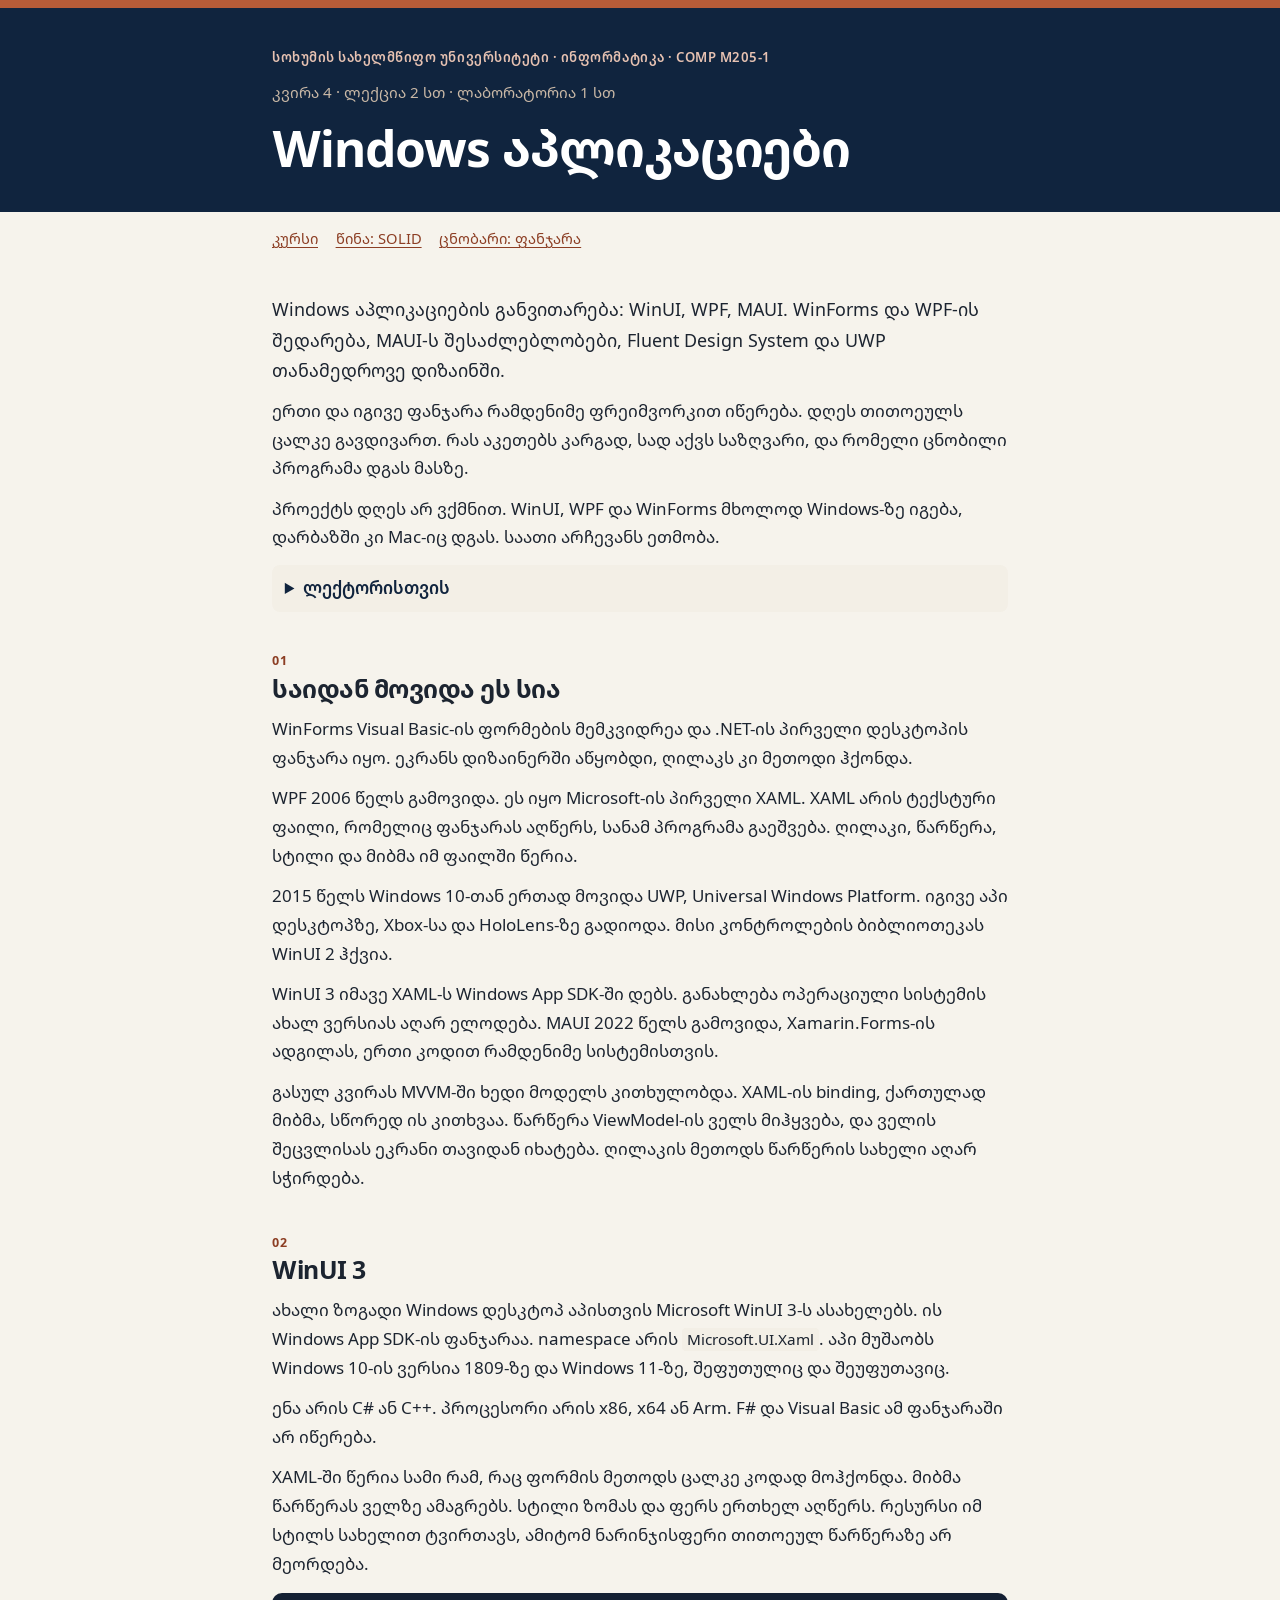
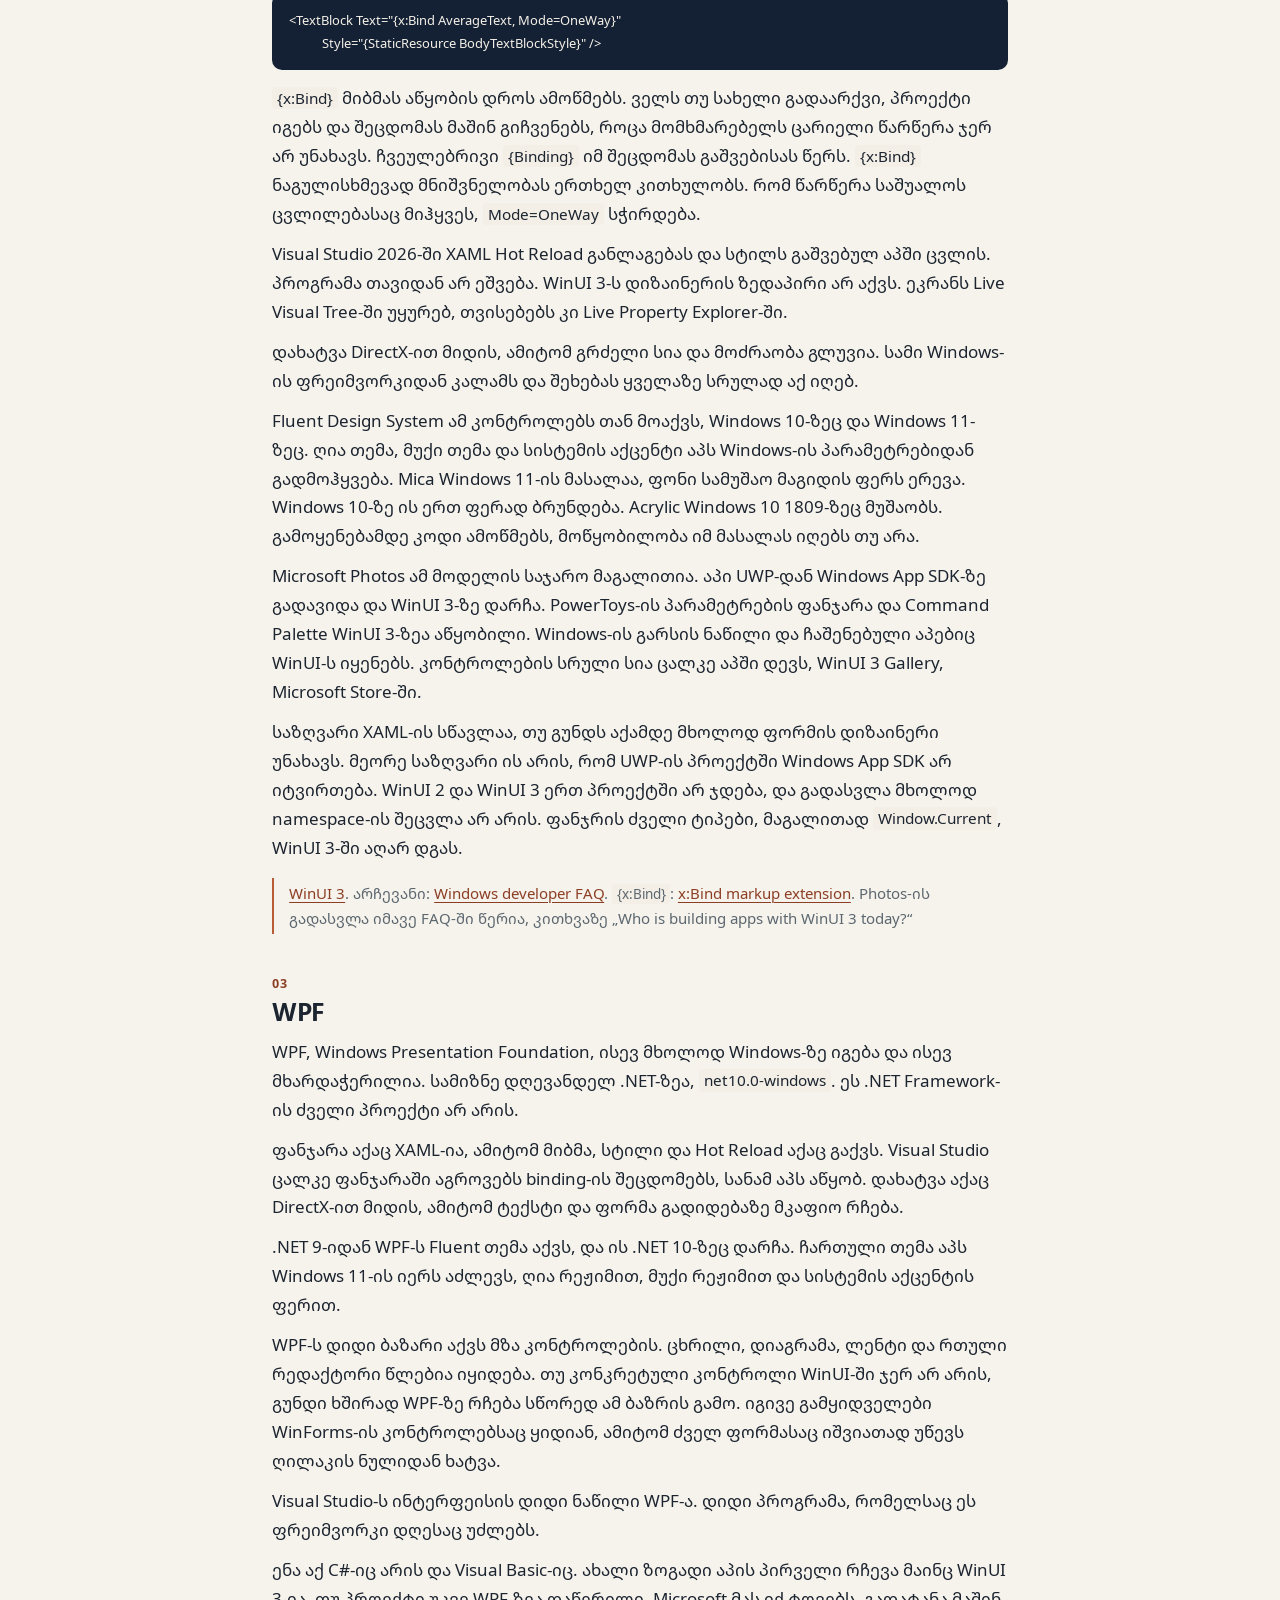
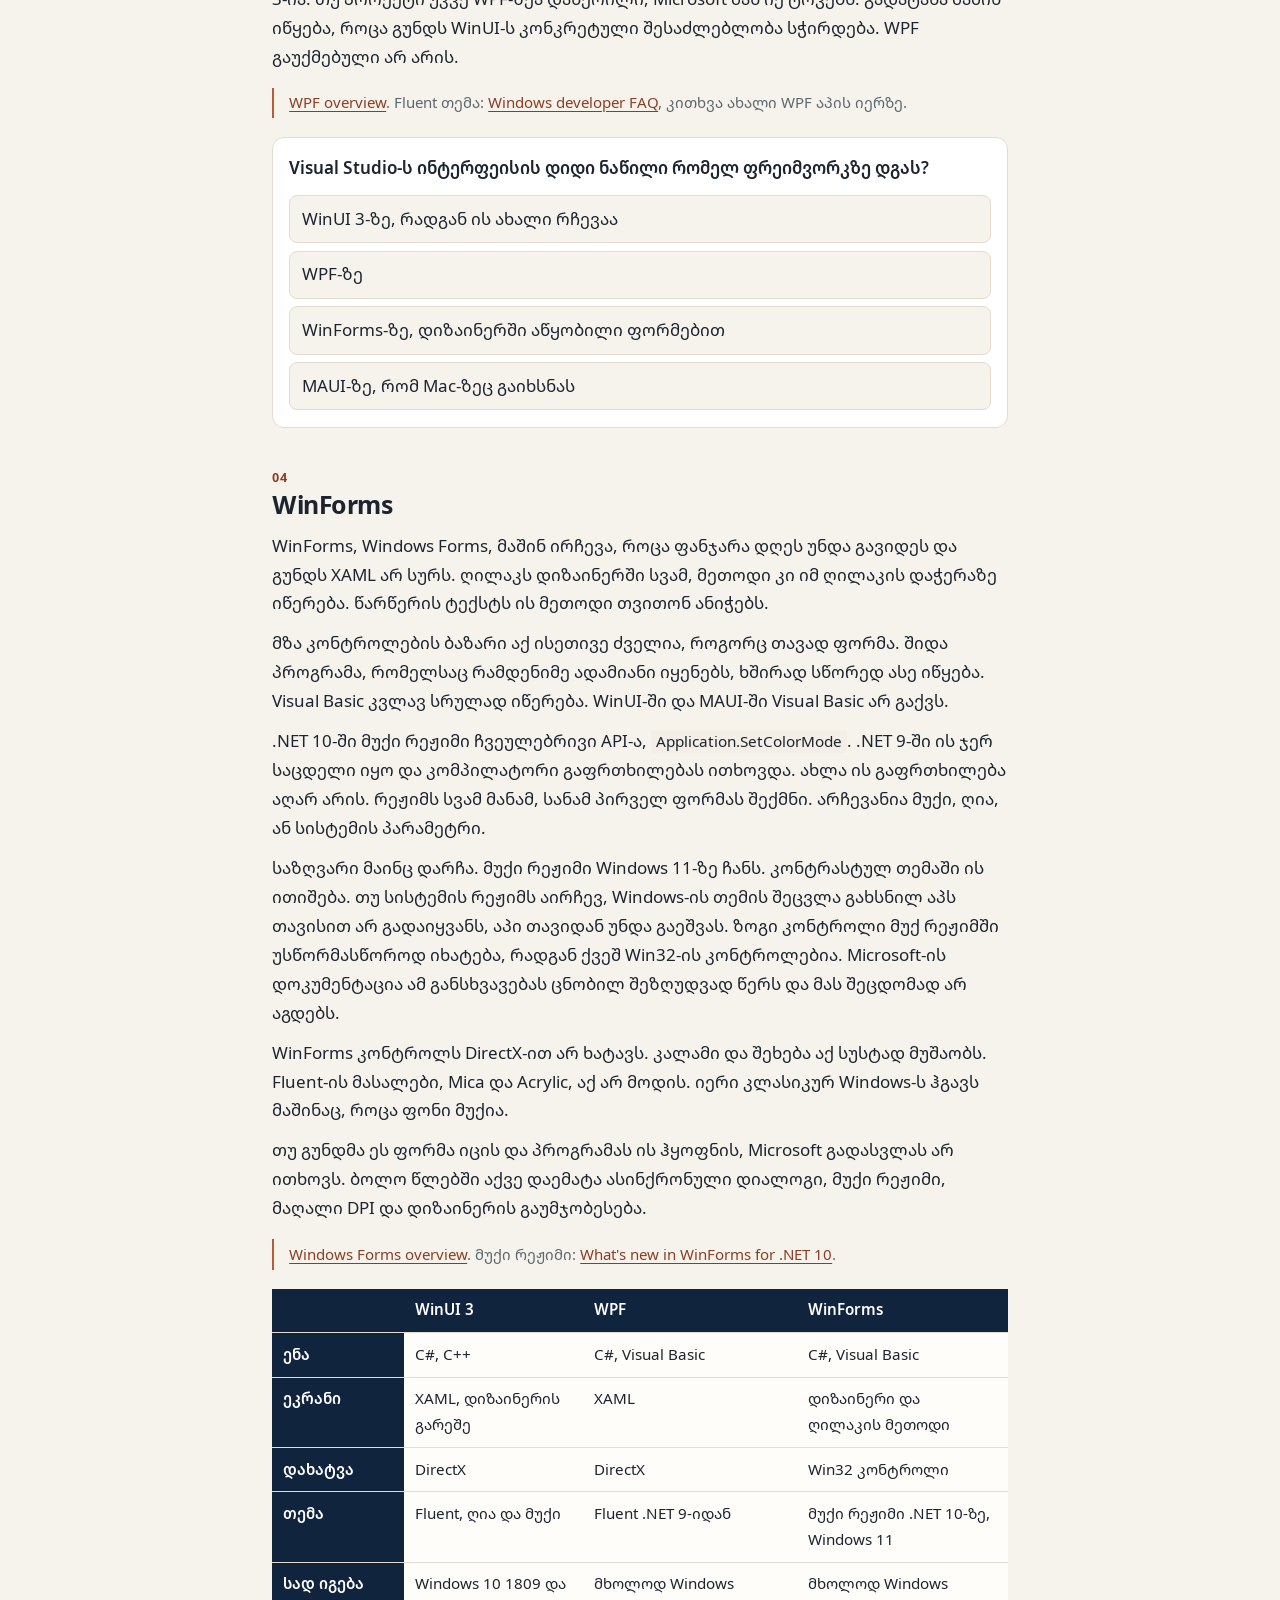
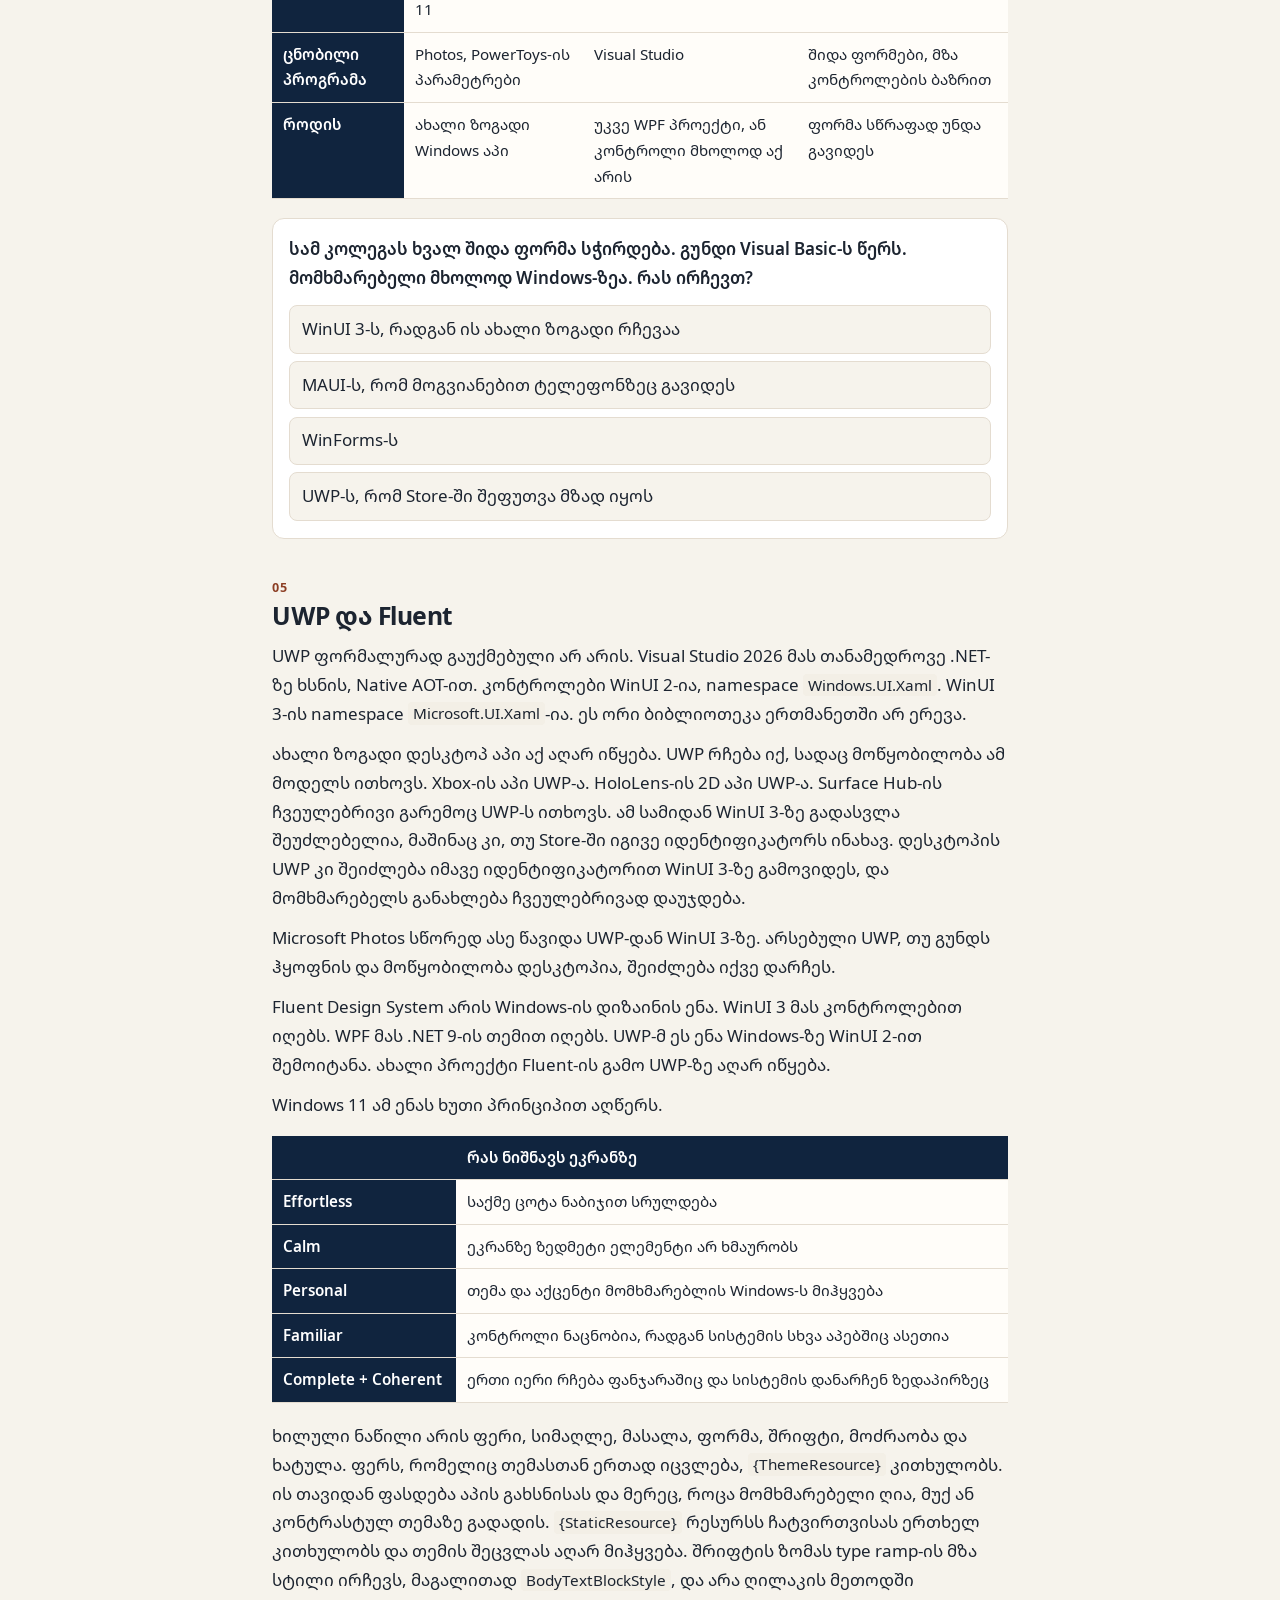
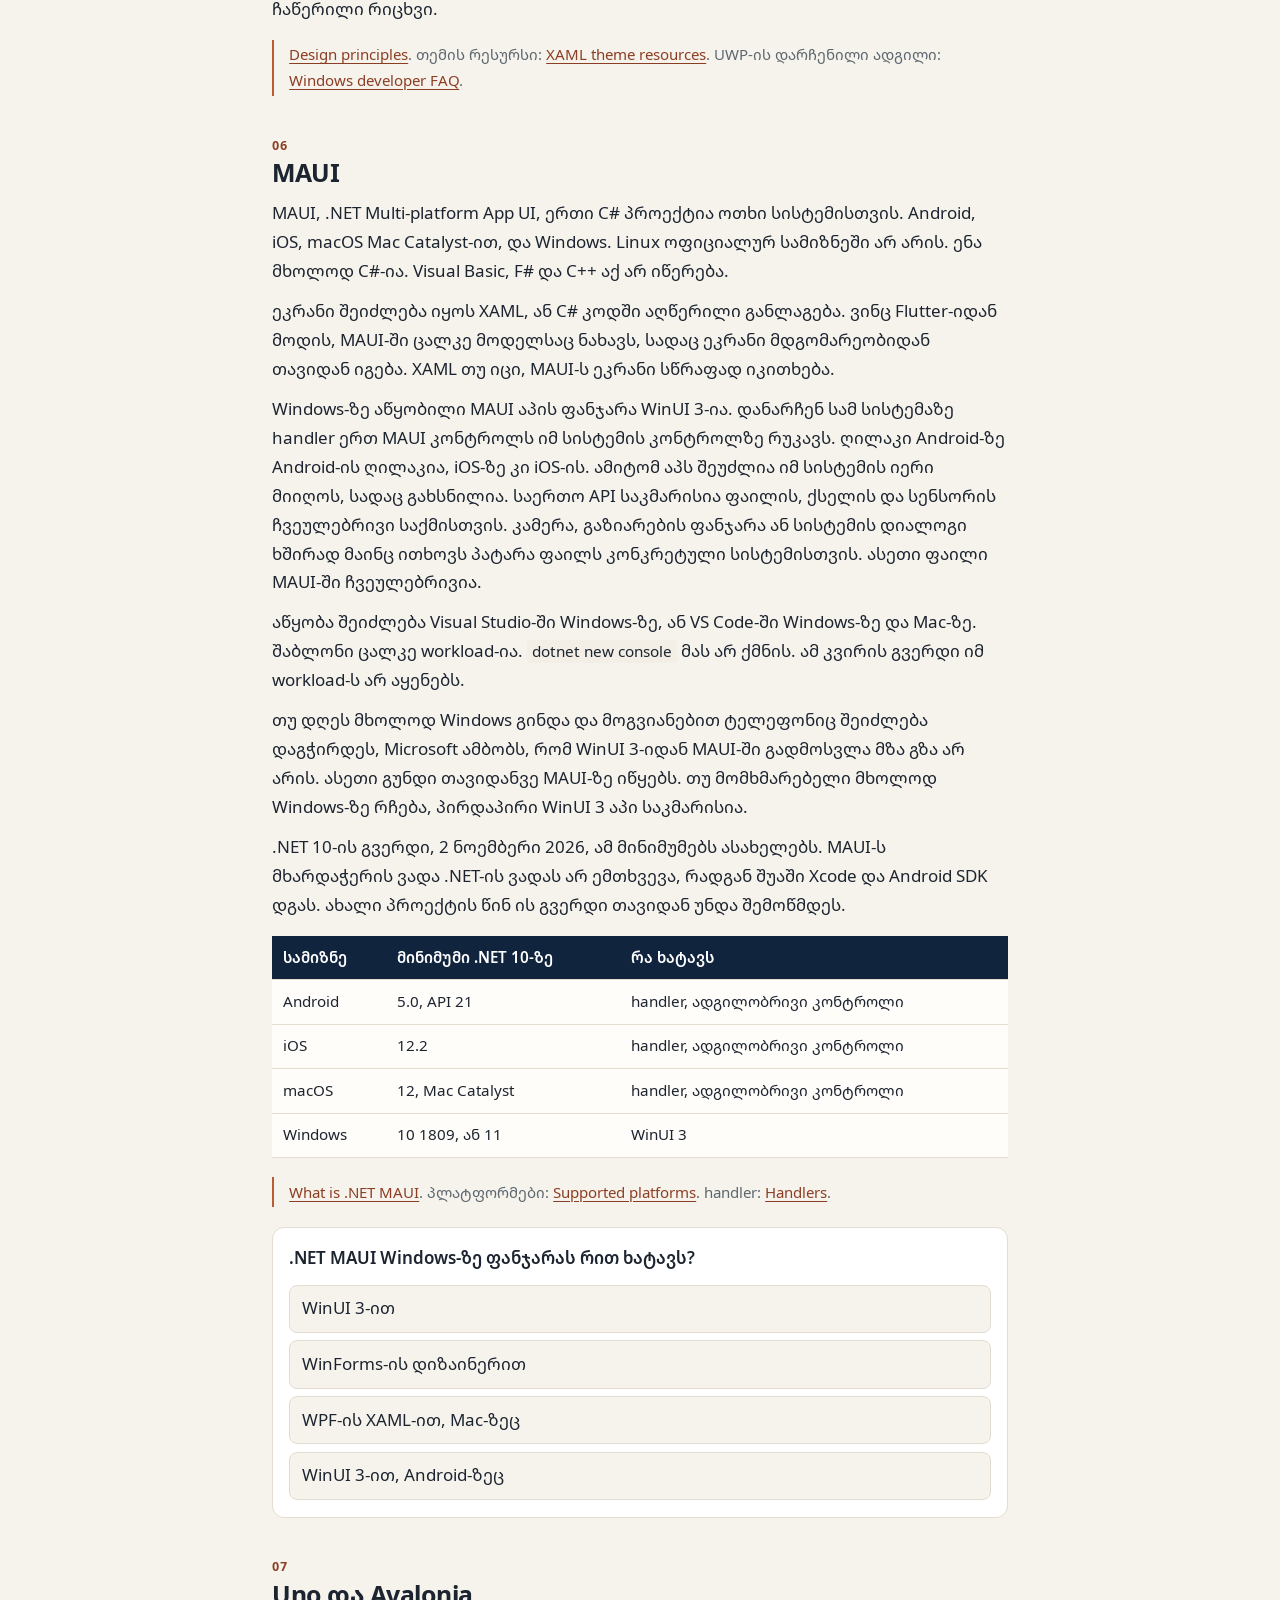
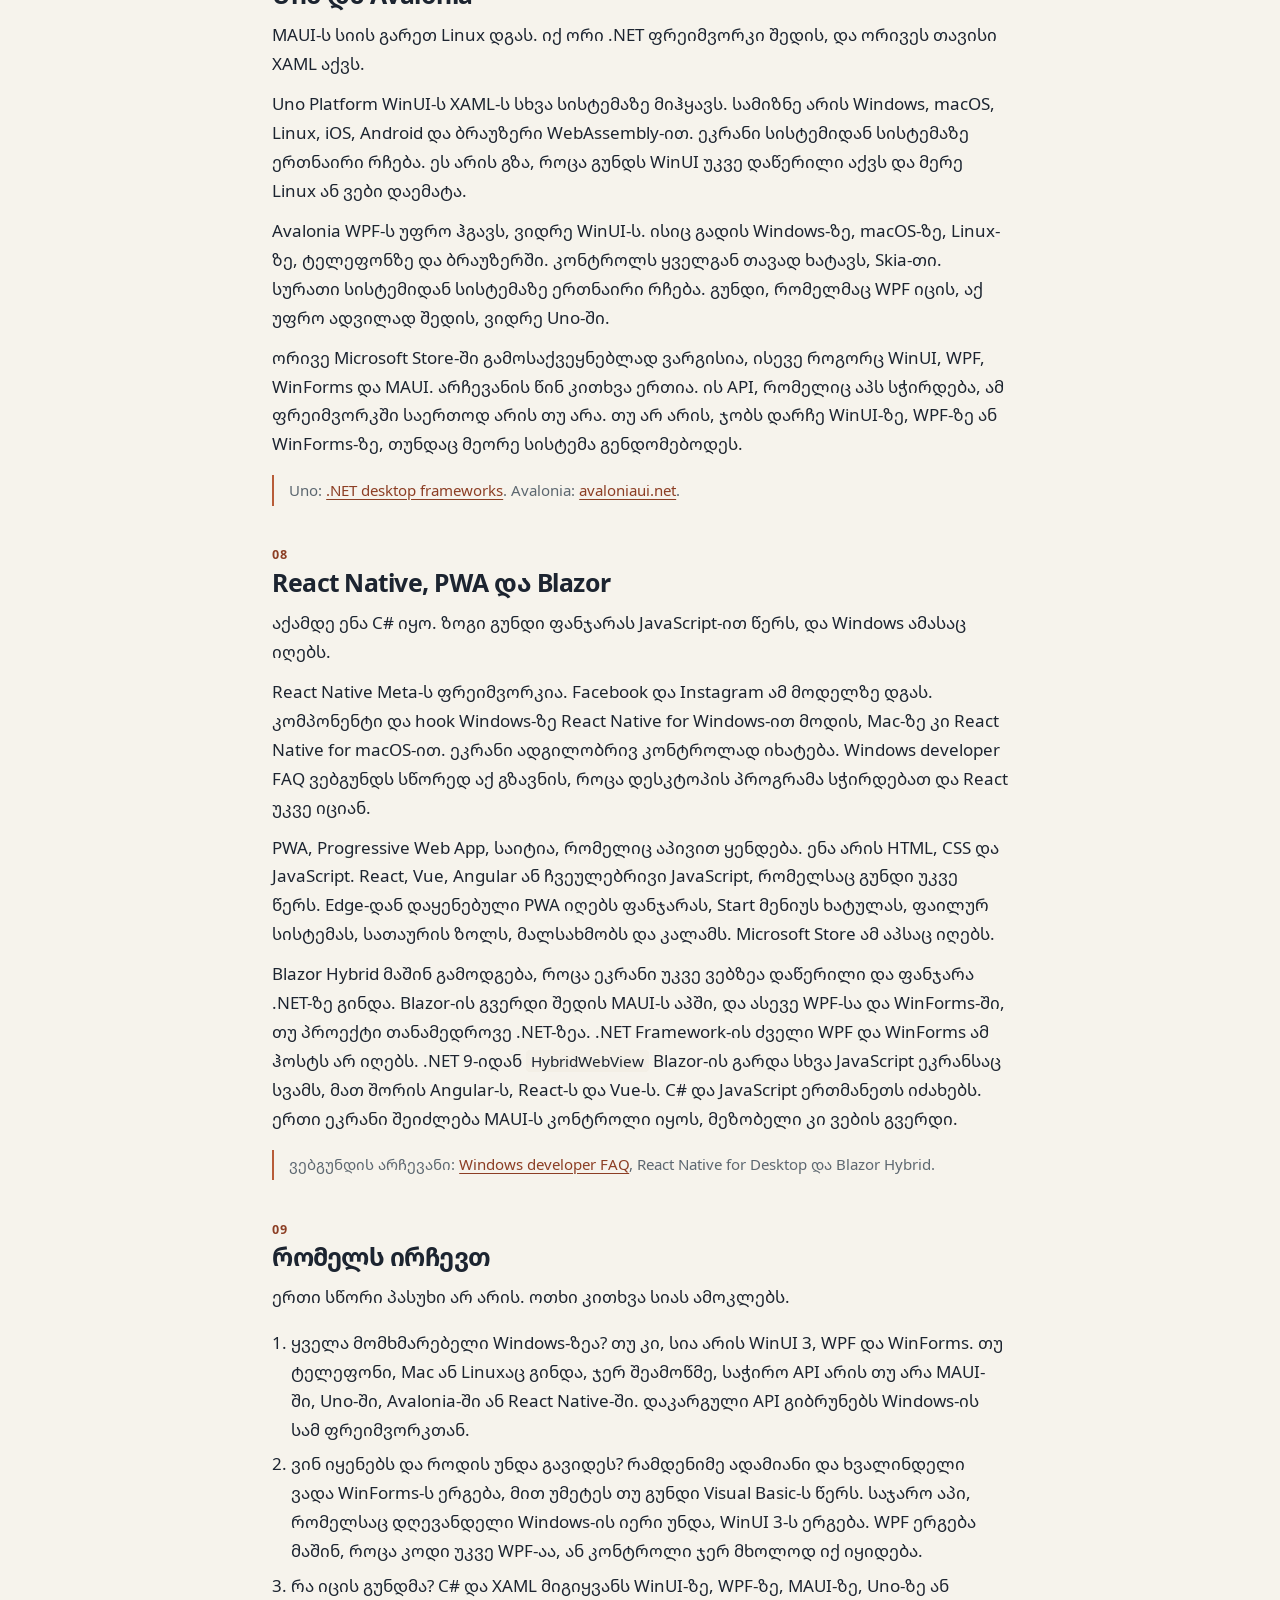
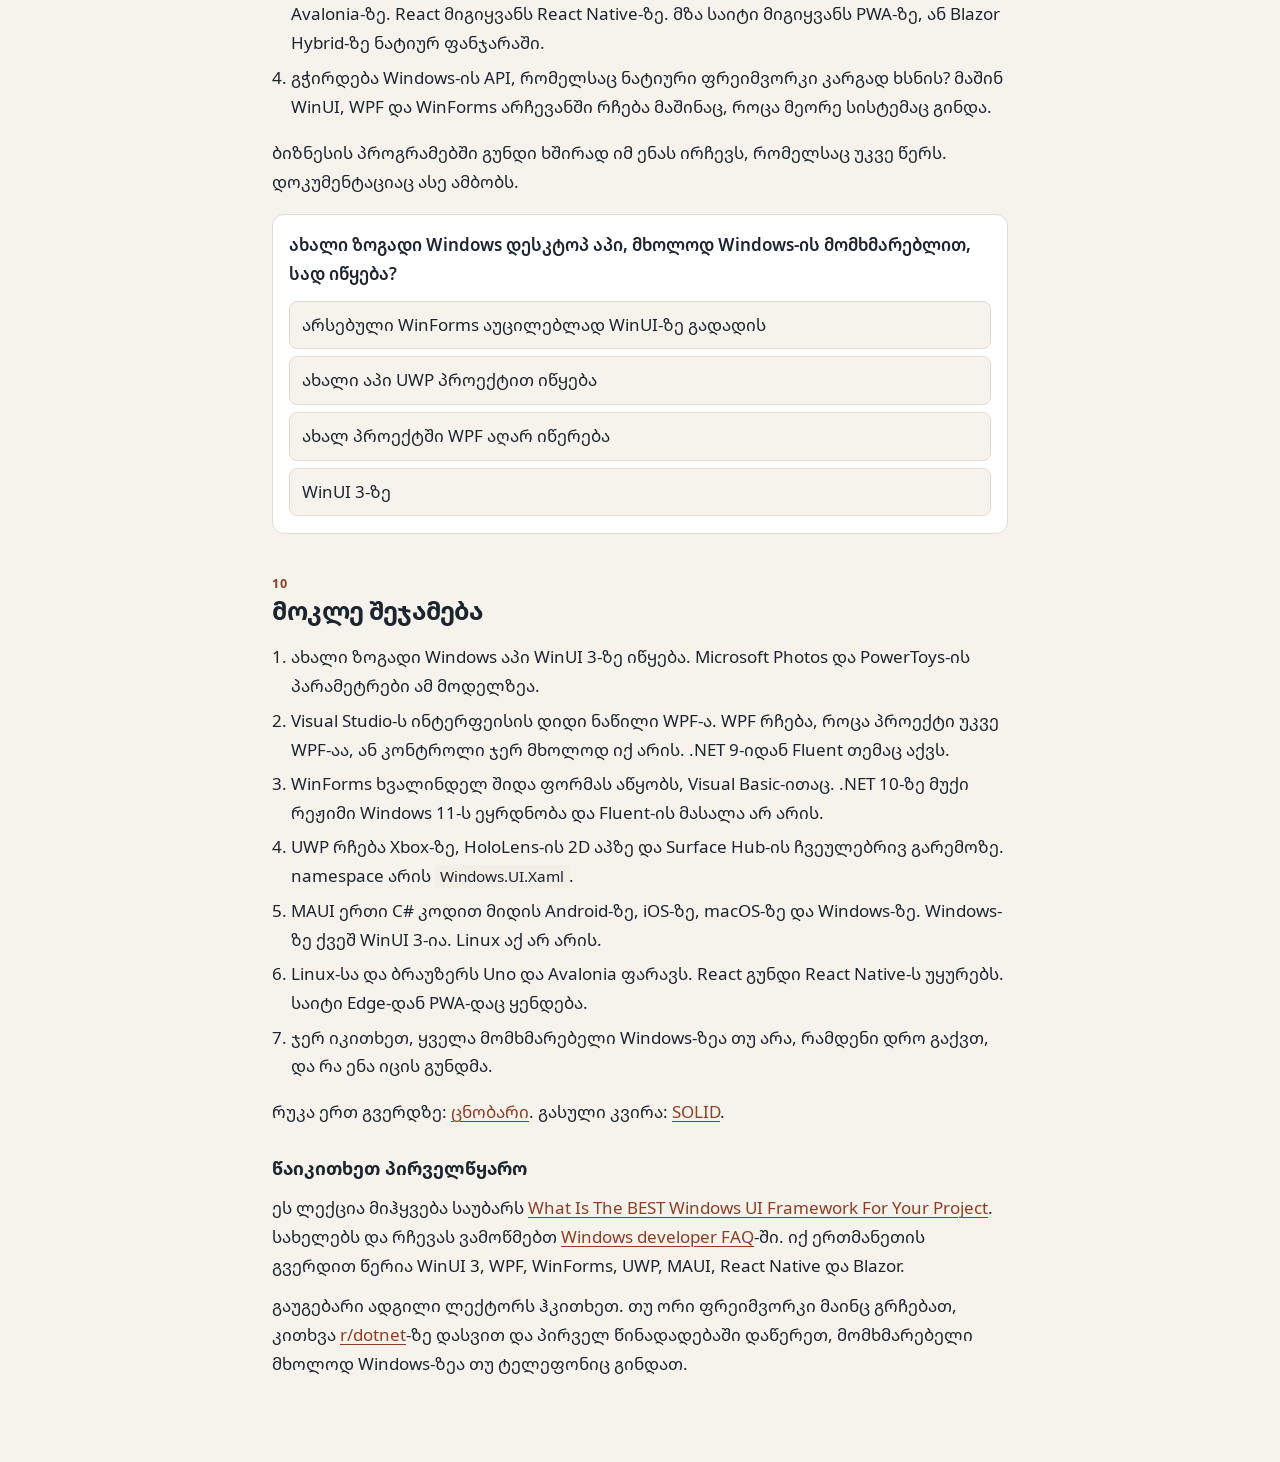
<file: course/lessons/0004-windows-ui.html>
<!DOCTYPE html>
<html lang="ka">
<head>
  <meta charset="utf-8">
  <meta name="viewport" content="width=device-width, initial-scale=1">
  <title>კვირა 4. Windows აპლიკაციები</title>
  <link rel="stylesheet" href="../assets/course.css">
</head>
<body>
  <header class="mast">
    <div class="mast-inner">
      <p class="mast-kicker">სოხუმის სახელმწიფო უნივერსიტეტი · ინფორმატიკა · COMP M205-1</p>
      <p class="mast-week">კვირა 4 · ლექცია 2 სთ · ლაბორატორია 1 სთ</p>
      <h1>Windows აპლიკაციები</h1>
    </div>
  </header>

  <nav class="crumbs">
    <a href="../index.html">კურსი</a>
    <a href="0003-solid-architecture.html">წინა: SOLID</a>
    <a href="../reference/windows-ui.html">ცნობარი: ფანჯარა</a>
  </nav>

  <main class="sheet">
    <p class="lead">Windows აპლიკაციების განვითარება: WinUI, WPF, MAUI. WinForms და WPF-ის შედარება, MAUI-ს შესაძლებლობები, Fluent Design System და UWP თანამედროვე დიზაინში.</p>
    <p>ერთი და იგივე ფანჯარა რამდენიმე ფრეიმვორკით იწერება. დღეს თითოეულს ცალკე გავდივართ. რას აკეთებს კარგად, სად აქვს საზღვარი, და რომელი ცნობილი პროგრამა დგას მასზე.</p>
    <p>პროექტს დღეს არ ვქმნით. WinUI, WPF და WinForms მხოლოდ Windows-ზე იგება, დარბაზში კი Mac-იც დგას. საათი არჩევანს ეთმობა.</p>

    <details class="lecturer">
      <summary>ლექტორისთვის</summary>
      <p>მოდელი არის <a href="https://www.youtube.com/watch?v=vlrHb5sQk-8">ეს ვიდეო</a>. ჯერ სამი Windows-ის ფრეიმვორკი, მერე ვინ იყენებს, მერე კითხვები, რომლითაც გუნდი ირჩევს. „ასე არა“, ლაბორატორია და საშინაო ამ გვერდზე არ არის.</p>
      <p>თუ საათი წაიწელა, წაიკითხეთ სამი ფრეიმვორკის ცხრილი და ბოლოს ოთხი კითხვა. Uno, Avalonia, React Native და PWA გამოტოვეთ. Fluent-ის ხუთი სახელი ერთ წინადადებაში დატოვეთ.</p>
      <p>ვიდეო 2025 წლის მარტს ეკუთვნის და WinForms-ზე ამბობს, რომ მუქი რეჟიმი არ აქვს. .NET 10-ში <code>Application.SetColorMode</code> უკვე ჩვეულებრივი API-ა. მაინც თქვით საზღვარი. მუქი რეჟიმი Windows 11-ზეა, კონტრასტულ თემაში ითიშება, და სისტემის თემის შეცვლა გახსნილ აპს თავისით არ გადაჰყავს.</p>
      <p>სახელები, რომლებიც დოკუმენტაციაში წერია და შეიძლება ხმამაღლა თქვათ: Microsoft Photos WinUI 3-ზეა, PowerToys-ის პარამეტრები და Command Palette WinUI 3-ზეა, Visual Studio-ს ინტერფეისის დიდი ნაწილი WPF-ა. სხვა პროდუქტი მეხსიერებიდან ნუ დაამატებთ.</p>
      <p> <a href="https://www.youtube.com/watch?v=rZdClY3Yx7s">XAML explanation</a>, <a href="https://www.youtube.com/watch?v=vlrHb5sQk-8&t=24s">
        What Is The BEST Windows UI Framework For Your Project </a> </p>
    
    </details>

    <h2><span class="num">01</span>საიდან მოვიდა ეს სია</h2>
    <p>WinForms Visual Basic-ის ფორმების მემკვიდრეა და .NET-ის პირველი დესკტოპის ფანჯარა იყო. ეკრანს დიზაინერში აწყობდი, ღილაკს კი მეთოდი ჰქონდა.</p>
    <p>WPF 2006 წელს გამოვიდა. ეს იყო Microsoft-ის პირველი XAML. XAML არის ტექსტური ფაილი, რომელიც ფანჯარას აღწერს, სანამ პროგრამა გაეშვება. ღილაკი, წარწერა, სტილი და მიბმა იმ ფაილში წერია.</p>
    <p>2015 წელს Windows 10-თან ერთად მოვიდა UWP, Universal Windows Platform. იგივე აპი დესკტოპზე, Xbox-სა და HoloLens-ზე გადიოდა. მისი კონტროლების ბიბლიოთეკას WinUI 2 ჰქვია.</p>
    <p>WinUI 3 იმავე XAML-ს Windows App SDK-ში დებს. განახლება ოპერაციული სისტემის ახალ ვერსიას აღარ ელოდება. MAUI 2022 წელს გამოვიდა, Xamarin.Forms-ის ადგილას, ერთი კოდით რამდენიმე სისტემისთვის.</p>
    <p>გასულ კვირას MVVM-ში ხედი მოდელს კითხულობდა. XAML-ის binding, ქართულად მიბმა, სწორედ ის კითხვაა. წარწერა ViewModel-ის ველს მიჰყვება, და ველის შეცვლისას ეკრანი თავიდან იხატება. ღილაკის მეთოდს წარწერის სახელი აღარ სჭირდება.</p>

    <h2><span class="num">02</span>WinUI 3</h2>
    <p>ახალი ზოგადი Windows დესკტოპ აპისთვის Microsoft WinUI 3-ს ასახელებს. ის Windows App SDK-ის ფანჯარაა. namespace არის <code>Microsoft.UI.Xaml</code>. აპი მუშაობს Windows 10-ის ვერსია 1809-ზე და Windows 11-ზე, შეფუთულიც და შეუფუთავიც.</p>
    <p>ენა არის C# ან C++. პროცესორი არის x86, x64 ან Arm. F# და Visual Basic ამ ფანჯარაში არ იწერება.</p>
    <p>XAML-ში წერია სამი რამ, რაც ფორმის მეთოდს ცალკე კოდად მოჰქონდა. მიბმა წარწერას ველზე ამაგრებს. სტილი ზომას და ფერს ერთხელ აღწერს. რესურსი იმ სტილს სახელით ტვირთავს, ამიტომ ნარინჯისფერი თითოეულ წარწერაზე არ მეორდება.</p>
    <pre><code>&lt;TextBlock Text="{x:Bind AverageText, Mode=OneWay}"
           Style="{StaticResource BodyTextBlockStyle}" /&gt;</code></pre>
    <p><code>{x:Bind}</code> მიბმას აწყობის დროს ამოწმებს. ველს თუ სახელი გადაარქვი, პროექტი იგებს და შეცდომას მაშინ გიჩვენებს, როცა მომხმარებელს ცარიელი წარწერა ჯერ არ უნახავს. ჩვეულებრივი <code>{Binding}</code> იმ შეცდომას გაშვებისას წერს. <code>{x:Bind}</code> ნაგულისხმევად მნიშვნელობას ერთხელ კითხულობს. რომ წარწერა საშუალოს ცვლილებასაც მიჰყვეს, <code>Mode=OneWay</code> სჭირდება.</p>
    <p>Visual Studio 2026-ში XAML Hot Reload განლაგებას და სტილს გაშვებულ აპში ცვლის. პროგრამა თავიდან არ ეშვება. WinUI 3-ს დიზაინერის ზედაპირი არ აქვს. ეკრანს Live Visual Tree-ში უყურებ, თვისებებს კი Live Property Explorer-ში.</p>
    <p>დახატვა DirectX-ით მიდის, ამიტომ გრძელი სია და მოძრაობა გლუვია. სამი Windows-ის ფრეიმვორკიდან კალამს და შეხებას ყველაზე სრულად აქ იღებ.</p>
    <p>Fluent Design System ამ კონტროლებს თან მოაქვს, Windows 10-ზეც და Windows 11-ზეც. ღია თემა, მუქი თემა და სისტემის აქცენტი აპს Windows-ის პარამეტრებიდან გადმოჰყვება. Mica Windows 11-ის მასალაა, ფონი სამუშაო მაგიდის ფერს ერევა. Windows 10-ზე ის ერთ ფერად ბრუნდება. Acrylic Windows 10 1809-ზეც მუშაობს. გამოყენებამდე კოდი ამოწმებს, მოწყობილობა იმ მასალას იღებს თუ არა.</p>
    <p>Microsoft Photos ამ მოდელის საჯარო მაგალითია. აპი UWP-დან Windows App SDK-ზე გადავიდა და WinUI 3-ზე დარჩა. PowerToys-ის პარამეტრების ფანჯარა და Command Palette WinUI 3-ზეა აწყობილი. Windows-ის გარსის ნაწილი და ჩაშენებული აპებიც WinUI-ს იყენებს. კონტროლების სრული სია ცალკე აპში დევს, WinUI 3 Gallery, Microsoft Store-ში.</p>
    <p>საზღვარი XAML-ის სწავლაა, თუ გუნდს აქამდე მხოლოდ ფორმის დიზაინერი უნახავს. მეორე საზღვარი ის არის, რომ UWP-ის პროექტში Windows App SDK არ იტვირთება. WinUI 2 და WinUI 3 ერთ პროექტში არ ჯდება, და გადასვლა მხოლოდ namespace-ის შეცვლა არ არის. ფანჯრის ძველი ტიპები, მაგალითად <code>Window.Current</code>, WinUI 3-ში აღარ დგას.</p>
    <p class="aside"><a href="https://learn.microsoft.com/en-us/windows/apps/winui/winui3/">WinUI 3</a>. არჩევანი: <a href="https://learn.microsoft.com/en-us/windows/apps/get-started/windows-developer-faq">Windows developer FAQ</a>. <code>{x:Bind}</code>: <a href="https://learn.microsoft.com/en-us/windows/apps/develop/platform/xaml/x-bind-markup-extension">x:Bind markup extension</a>. Photos-ის გადასვლა იმავე FAQ-ში წერია, კითხვაზე „Who is building apps with WinUI 3 today?“</p>

    <h2><span class="num">03</span>WPF</h2>
    <p>WPF, Windows Presentation Foundation, ისევ მხოლოდ Windows-ზე იგება და ისევ მხარდაჭერილია. სამიზნე დღევანდელ .NET-ზეა, <code>net10.0-windows</code>. ეს .NET Framework-ის ძველი პროექტი არ არის.</p>
    <p>ფანჯარა აქაც XAML-ია, ამიტომ მიბმა, სტილი და Hot Reload აქაც გაქვს. Visual Studio ცალკე ფანჯარაში აგროვებს binding-ის შეცდომებს, სანამ აპს აწყობ. დახატვა აქაც DirectX-ით მიდის, ამიტომ ტექსტი და ფორმა გადიდებაზე მკაფიო რჩება.</p>
    <p>.NET 9-იდან WPF-ს Fluent თემა აქვს, და ის .NET 10-ზეც დარჩა. ჩართული თემა აპს Windows 11-ის იერს აძლევს, ღია რეჟიმით, მუქი რეჟიმით და სისტემის აქცენტის ფერით.</p>
    <p>WPF-ს დიდი ბაზარი აქვს მზა კონტროლების. ცხრილი, დიაგრამა, ლენტი და რთული რედაქტორი წლებია იყიდება. თუ კონკრეტული კონტროლი WinUI-ში ჯერ არ არის, გუნდი ხშირად WPF-ზე რჩება სწორედ ამ ბაზრის გამო. იგივე გამყიდველები WinForms-ის კონტროლებსაც ყიდიან, ამიტომ ძველ ფორმასაც იშვიათად უწევს ღილაკის ნულიდან ხატვა.</p>
    <p>Visual Studio-ს ინტერფეისის დიდი ნაწილი WPF-ა. დიდი პროგრამა, რომელსაც ეს ფრეიმვორკი დღესაც უძლებს.</p>
    <p>ენა აქ C#-იც არის და Visual Basic-იც. ახალი ზოგადი აპის პირველი რჩევა მაინც WinUI 3-ია. თუ პროექტი უკვე WPF-ზეა დაწერილი, Microsoft მას იქ ტოვებს. გადატანა მაშინ იწყება, როცა გუნდს WinUI-ს კონკრეტული შესაძლებლობა სჭირდება. WPF გაუქმებული არ არის.</p>
    <p class="aside"><a href="https://learn.microsoft.com/en-us/dotnet/desktop/wpf/overview/?view=netdesktop-10.0">WPF overview</a>. Fluent თემა: <a href="https://learn.microsoft.com/en-us/windows/apps/get-started/windows-developer-faq">Windows developer FAQ</a>, კითხვა ახალი WPF აპის იერზე.</p>

    <section class="quiz" data-quiz data-answer="b">
      <p class="prompt">Visual Studio-ს ინტერფეისის დიდი ნაწილი რომელ ფრეიმვორკზე დგას?</p>
      <div class="choices">
        <button type="button" data-choice="a" data-why="WinUI 3 ახალი ზოგადი აპის რჩევაა. Visual Studio ამ რჩევაზე არ გადასულა. მისი ეკრანის დიდი ნაწილი WPF-ა.">WinUI 3-ზე, რადგან ის ახალი რჩევაა</button>
        <button type="button" data-choice="b" data-why="სწორია. Windows developer FAQ პირდაპირ ასახელებს Visual Studio-ს, როგორც დიდ WPF პროგრამას.">WPF-ზე</button>
        <button type="button" data-choice="c" data-why="WinForms დიზაინერით სწრაფ ფორმას აწყობს. Visual Studio-ს გარსი ის ფორმა არ არის.">WinForms-ზე, დიზაინერში აწყობილი ფორმებით</button>
        <button type="button" data-choice="d" data-why="MAUI Windows-ზე WinUI 3-ს იყენებს და ოთხ სისტემაზე გადის. Visual Studio Windows-ის დესკტოპის პროგრამაა და WPF-ზეა.">MAUI-ზე, რომ Mac-ზეც გაიხსნას</button>
      </div>
      <p class="feedback" hidden></p>
    </section>

    <h2><span class="num">04</span>WinForms</h2>
    <p>WinForms, Windows Forms, მაშინ ირჩევა, როცა ფანჯარა დღეს უნდა გავიდეს და გუნდს XAML არ სურს. ღილაკს დიზაინერში სვამ, მეთოდი კი იმ ღილაკის დაჭერაზე იწერება. წარწერის ტექსტს ის მეთოდი თვითონ ანიჭებს.</p>
    <p>მზა კონტროლების ბაზარი აქ ისეთივე ძველია, როგორც თავად ფორმა. შიდა პროგრამა, რომელსაც რამდენიმე ადამიანი იყენებს, ხშირად სწორედ ასე იწყება. Visual Basic კვლავ სრულად იწერება. WinUI-ში და MAUI-ში Visual Basic არ გაქვს.</p>
    <p>.NET 10-ში მუქი რეჟიმი ჩვეულებრივი API-ა, <code>Application.SetColorMode</code>. .NET 9-ში ის ჯერ საცდელი იყო და კომპილატორი გაფრთხილებას ითხოვდა. ახლა ის გაფრთხილება აღარ არის. რეჟიმს სვამ მანამ, სანამ პირველ ფორმას შექმნი. არჩევანია მუქი, ღია, ან სისტემის პარამეტრი.</p>
    <p>საზღვარი მაინც დარჩა. მუქი რეჟიმი Windows 11-ზე ჩანს. კონტრასტულ თემაში ის ითიშება. თუ სისტემის რეჟიმს აირჩევ, Windows-ის თემის შეცვლა გახსნილ აპს თავისით არ გადაიყვანს, აპი თავიდან უნდა გაეშვას. ზოგი კონტროლი მუქ რეჟიმში უსწორმასწოროდ იხატება, რადგან ქვეშ Win32-ის კონტროლებია. Microsoft-ის დოკუმენტაცია ამ განსხვავებას ცნობილ შეზღუდვად წერს და მას შეცდომად არ აგდებს.</p>
    <p>WinForms კონტროლს DirectX-ით არ ხატავს. კალამი და შეხება აქ სუსტად მუშაობს. Fluent-ის მასალები, Mica და Acrylic, აქ არ მოდის. იერი კლასიკურ Windows-ს ჰგავს მაშინაც, როცა ფონი მუქია.</p>
    <p>თუ გუნდმა ეს ფორმა იცის და პროგრამას ის ჰყოფნის, Microsoft გადასვლას არ ითხოვს. ბოლო წლებში აქვე დაემატა ასინქრონული დიალოგი, მუქი რეჟიმი, მაღალი DPI და დიზაინერის გაუმჯობესება.</p>
    <p class="aside"><a href="https://learn.microsoft.com/en-us/dotnet/desktop/winforms/overview/?view=netdesktop-10.0">Windows Forms overview</a>. მუქი რეჟიმი: <a href="https://learn.microsoft.com/en-us/dotnet/desktop/winforms/whats-new/net100">What's new in WinForms for .NET 10</a>.</p>

    <table>
      <thead>
        <tr><th></th><th>WinUI 3</th><th>WPF</th><th>WinForms</th></tr>
      </thead>
      <tbody>
        <tr><th>ენა</th><td>C#, C++</td><td>C#, Visual Basic</td><td>C#, Visual Basic</td></tr>
        <tr><th>ეკრანი</th><td>XAML, დიზაინერის გარეშე</td><td>XAML</td><td>დიზაინერი და ღილაკის მეთოდი</td></tr>
        <tr><th>დახატვა</th><td>DirectX</td><td>DirectX</td><td>Win32 კონტროლი</td></tr>
        <tr><th>თემა</th><td>Fluent, ღია და მუქი</td><td>Fluent .NET 9-იდან</td><td>მუქი რეჟიმი .NET 10-ზე, Windows 11</td></tr>
        <tr><th>სად იგება</th><td>Windows 10 1809 და 11</td><td>მხოლოდ Windows</td><td>მხოლოდ Windows</td></tr>
        <tr><th>ცნობილი პროგრამა</th><td>Photos, PowerToys-ის პარამეტრები</td><td>Visual Studio</td><td>შიდა ფორმები, მზა კონტროლების ბაზრით</td></tr>
        <tr><th>როდის</th><td>ახალი ზოგადი Windows აპი</td><td>უკვე WPF პროექტი, ან კონტროლი მხოლოდ აქ არის</td><td>ფორმა სწრაფად უნდა გავიდეს</td></tr>
      </tbody>
    </table>

    <section class="quiz" data-quiz data-answer="c">
      <p class="prompt">სამ კოლეგას ხვალ შიდა ფორმა სჭირდება. გუნდი Visual Basic-ს წერს. მომხმარებელი მხოლოდ Windows-ზეა. რას ირჩევთ?</p>
      <div class="choices">
        <button type="button" data-choice="a" data-why="WinUI 3-ში Visual Basic არ იწერება, და XAML-ის სწავლა ხვალინდელ ვადაში არ ეტევა.">WinUI 3-ს, რადგან ის ახალი ზოგადი რჩევაა</button>
        <button type="button" data-choice="b" data-why="MAUI ოთხ სისტემაზე გადის და ცალკე workload-ია. აქ სისტემა ერთია, ვადა კი ხვალინდელია.">MAUI-ს, რომ მოგვიანებით ტელეფონზეც გავიდეს</button>
        <button type="button" data-choice="c" data-why="სწორია. ცოტა მომხმარებელი, მოკლე ვადა და Visual Basic WinForms-ს ერგება. Microsoft ასეთ გუნდს გადასვლას არ სთხოვს.">WinForms-ს</button>
        <button type="button" data-choice="d" data-why="UWP Xbox-ზე, HoloLens-სა და Surface Hub-ის ჩვეულებრივ გარემოზე რჩება. შიდა ფორმას ეს მოწყობილობა არ სჭირდება.">UWP-ს, რომ Store-ში შეფუთვა მზად იყოს</button>
      </div>
      <p class="feedback" hidden></p>
    </section>

    <h2><span class="num">05</span>UWP და Fluent</h2>
    <p>UWP ფორმალურად გაუქმებული არ არის. Visual Studio 2026 მას თანამედროვე .NET-ზე ხსნის, Native AOT-ით. კონტროლები WinUI 2-ია, namespace <code>Windows.UI.Xaml</code>. WinUI 3-ის namespace <code>Microsoft.UI.Xaml</code>-ია. ეს ორი ბიბლიოთეკა ერთმანეთში არ ერევა.</p>
    <p>ახალი ზოგადი დესკტოპ აპი აქ აღარ იწყება. UWP რჩება იქ, სადაც მოწყობილობა ამ მოდელს ითხოვს. Xbox-ის აპი UWP-ა. HoloLens-ის 2D აპი UWP-ა. Surface Hub-ის ჩვეულებრივი გარემოც UWP-ს ითხოვს. ამ სამიდან WinUI 3-ზე გადასვლა შეუძლებელია, მაშინაც კი, თუ Store-ში იგივე იდენტიფიკატორს ინახავ. დესკტოპის UWP კი შეიძლება იმავე იდენტიფიკატორით WinUI 3-ზე გამოვიდეს, და მომხმარებელს განახლება ჩვეულებრივად დაუჯდება.</p>
    <p>Microsoft Photos სწორედ ასე წავიდა UWP-დან WinUI 3-ზე. არსებული UWP, თუ გუნდს ჰყოფნის და მოწყობილობა დესკტოპია, შეიძლება იქვე დარჩეს.</p>
    <p>Fluent Design System არის Windows-ის დიზაინის ენა. WinUI 3 მას კონტროლებით იღებს. WPF მას .NET 9-ის თემით იღებს. UWP-მ ეს ენა Windows-ზე WinUI 2-ით შემოიტანა. ახალი პროექტი Fluent-ის გამო UWP-ზე აღარ იწყება.</p>
    <p>Windows 11 ამ ენას ხუთი პრინციპით აღწერს.</p>
    <table>
      <thead>
        <tr><th></th><th>რას ნიშნავს ეკრანზე</th></tr>
      </thead>
      <tbody>
        <tr><th>Effortless</th><td>საქმე ცოტა ნაბიჯით სრულდება</td></tr>
        <tr><th>Calm</th><td>ეკრანზე ზედმეტი ელემენტი არ ხმაურობს</td></tr>
        <tr><th>Personal</th><td>თემა და აქცენტი მომხმარებლის Windows-ს მიჰყვება</td></tr>
        <tr><th>Familiar</th><td>კონტროლი ნაცნობია, რადგან სისტემის სხვა აპებშიც ასეთია</td></tr>
        <tr><th>Complete + Coherent</th><td>ერთი იერი რჩება ფანჯარაშიც და სისტემის დანარჩენ ზედაპირზეც</td></tr>
      </tbody>
    </table>
    <p>ხილული ნაწილი არის ფერი, სიმაღლე, მასალა, ფორმა, შრიფტი, მოძრაობა და ხატულა. ფერს, რომელიც თემასთან ერთად იცვლება, <code>{ThemeResource}</code> კითხულობს. ის თავიდან ფასდება აპის გახსნისას და მერეც, როცა მომხმარებელი ღია, მუქ ან კონტრასტულ თემაზე გადადის. <code>{StaticResource}</code> რესურსს ჩატვირთვისას ერთხელ კითხულობს და თემის შეცვლას აღარ მიჰყვება. შრიფტის ზომას type ramp-ის მზა სტილი ირჩევს, მაგალითად <code>BodyTextBlockStyle</code>, და არა ღილაკის მეთოდში ჩაწერილი რიცხვი.</p>
    <p class="aside"><a href="https://learn.microsoft.com/en-us/windows/apps/design/design-principles">Design principles</a>. თემის რესურსი: <a href="https://learn.microsoft.com/en-us/windows/apps/design/style/xaml-theme-resources">XAML theme resources</a>. UWP-ის დარჩენილი ადგილი: <a href="https://learn.microsoft.com/en-us/windows/apps/get-started/windows-developer-faq">Windows developer FAQ</a>.</p>

    <h2><span class="num">06</span>MAUI</h2>
    <p>MAUI, .NET Multi-platform App UI, ერთი C# პროექტია ოთხი სისტემისთვის. Android, iOS, macOS Mac Catalyst-ით, და Windows. Linux ოფიციალურ სამიზნეში არ არის. ენა მხოლოდ C#-ია. Visual Basic, F# და C++ აქ არ იწერება.</p>
    <p>ეკრანი შეიძლება იყოს XAML, ან C# კოდში აღწერილი განლაგება. ვინც Flutter-იდან მოდის, MAUI-ში ცალკე მოდელსაც ნახავს, სადაც ეკრანი მდგომარეობიდან თავიდან იგება. XAML თუ იცი, MAUI-ს ეკრანი სწრაფად იკითხება.</p>
    <p>Windows-ზე აწყობილი MAUI აპის ფანჯარა WinUI 3-ია. დანარჩენ სამ სისტემაზე handler ერთ MAUI კონტროლს იმ სისტემის კონტროლზე რუკავს. ღილაკი Android-ზე Android-ის ღილაკია, iOS-ზე კი iOS-ის. ამიტომ აპს შეუძლია იმ სისტემის იერი მიიღოს, სადაც გახსნილია. საერთო API საკმარისია ფაილის, ქსელის და სენსორის ჩვეულებრივი საქმისთვის. კამერა, გაზიარების ფანჯარა ან სისტემის დიალოგი ხშირად მაინც ითხოვს პატარა ფაილს კონკრეტული სისტემისთვის. ასეთი ფაილი MAUI-ში ჩვეულებრივია.</p>
    <p>აწყობა შეიძლება Visual Studio-ში Windows-ზე, ან VS Code-ში Windows-ზე და Mac-ზე. შაბლონი ცალკე workload-ია. <code>dotnet new console</code> მას არ ქმნის. ამ კვირის გვერდი იმ workload-ს არ აყენებს.</p>
    <p>თუ დღეს მხოლოდ Windows გინდა და მოგვიანებით ტელეფონიც შეიძლება დაგჭირდეს, Microsoft ამბობს, რომ WinUI 3-იდან MAUI-ში გადმოსვლა მზა გზა არ არის. ასეთი გუნდი თავიდანვე MAUI-ზე იწყებს. თუ მომხმარებელი მხოლოდ Windows-ზე რჩება, პირდაპირი WinUI 3 აპი საკმარისია.</p>
    <p>.NET 10-ის გვერდი, 2 ნოემბერი 2026, ამ მინიმუმებს ასახელებს. MAUI-ს მხარდაჭერის ვადა .NET-ის ვადას არ ემთხვევა, რადგან შუაში Xcode და Android SDK დგას. ახალი პროექტის წინ ის გვერდი თავიდან უნდა შემოწმდეს.</p>
    <table>
      <thead>
        <tr><th>სამიზნე</th><th>მინიმუმი .NET 10-ზე</th><th>რა ხატავს</th></tr>
      </thead>
      <tbody>
        <tr><td>Android</td><td>5.0, API 21</td><td>handler, ადგილობრივი კონტროლი</td></tr>
        <tr><td>iOS</td><td>12.2</td><td>handler, ადგილობრივი კონტროლი</td></tr>
        <tr><td>macOS</td><td>12, Mac Catalyst</td><td>handler, ადგილობრივი კონტროლი</td></tr>
        <tr><td>Windows</td><td>10 1809, ან 11</td><td>WinUI 3</td></tr>
      </tbody>
    </table>
    <p class="aside"><a href="https://learn.microsoft.com/en-us/dotnet/maui/what-is-maui?view=net-maui-10.0">What is .NET MAUI</a>. პლატფორმები: <a href="https://learn.microsoft.com/en-us/dotnet/maui/supported-platforms?view=net-maui-10.0">Supported platforms</a>. handler: <a href="https://learn.microsoft.com/en-us/dotnet/maui/user-interface/handlers/?view=net-maui-10.0">Handlers</a>.</p>

    <section class="quiz" data-quiz data-answer="a">
      <p class="prompt">.NET MAUI Windows-ზე ფანჯარას რით ხატავს?</p>
      <div class="choices">
        <button type="button" data-choice="a" data-why="სწორია. Windows-ის გამოსავალი WinUI 3-ია. დანარჩენ სამ სისტემაზე handler ადგილობრივ კონტროლს რუკავს.">WinUI 3-ით</button>
        <button type="button" data-choice="b" data-why="WinForms MAUI-ს Windows-ის ფანჯარა არ არის. იქ WinUI 3 მუშაობს.">WinForms-ის დიზაინერით</button>
        <button type="button" data-choice="c" data-why="WPF მხოლოდ Windows-ზე იგება და MAUI-ს Mac-ის სამიზნე არ არის. macOS Mac Catalyst-ზე ადგილობრივ კონტროლს იყენებს.">WPF-ის XAML-ით, Mac-ზეც</button>
        <button type="button" data-choice="d" data-why="Android-ზე WinUI 3 არ დგას. იქ handler ადგილობრივ კონტროლს რუკავს. WinUI 3 Windows-ის სამიზნის ქვედა ფენაა.">WinUI 3-ით, Android-ზეც</button>
      </div>
      <p class="feedback" hidden></p>
    </section>

    <h2><span class="num">07</span>Uno და Avalonia</h2>
    <p>MAUI-ს სიის გარეთ Linux დგას. იქ ორი .NET ფრეიმვორკი შედის, და ორივეს თავისი XAML აქვს.</p>
    <p>Uno Platform WinUI-ს XAML-ს სხვა სისტემაზე მიჰყავს. სამიზნე არის Windows, macOS, Linux, iOS, Android და ბრაუზერი WebAssembly-ით. ეკრანი სისტემიდან სისტემაზე ერთნაირი რჩება. ეს არის გზა, როცა გუნდს WinUI უკვე დაწერილი აქვს და მერე Linux ან ვები დაემატა.</p>
    <p>Avalonia WPF-ს უფრო ჰგავს, ვიდრე WinUI-ს. ისიც გადის Windows-ზე, macOS-ზე, Linux-ზე, ტელეფონზე და ბრაუზერში. კონტროლს ყველგან თავად ხატავს, Skia-თი. სურათი სისტემიდან სისტემაზე ერთნაირი რჩება. გუნდი, რომელმაც WPF იცის, აქ უფრო ადვილად შედის, ვიდრე Uno-ში.</p>
    <p>ორივე Microsoft Store-ში გამოსაქვეყნებლად ვარგისია, ისევე როგორც WinUI, WPF, WinForms და MAUI. არჩევანის წინ კითხვა ერთია. ის API, რომელიც აპს სჭირდება, ამ ფრეიმვორკში საერთოდ არის თუ არა. თუ არ არის, ჯობს დარჩე WinUI-ზე, WPF-ზე ან WinForms-ზე, თუნდაც მეორე სისტემა გენდომებოდეს.</p>
    <p class="aside">Uno: <a href="https://dotnet.microsoft.com/en-us/apps/desktop">.NET desktop frameworks</a>. Avalonia: <a href="https://avaloniaui.net/">avaloniaui.net</a>.</p>

    <h2><span class="num">08</span>React Native, PWA და Blazor</h2>
    <p>აქამდე ენა C# იყო. ზოგი გუნდი ფანჯარას JavaScript-ით წერს, და Windows ამასაც იღებს.</p>
    <p>React Native Meta-ს ფრეიმვორკია. Facebook და Instagram ამ მოდელზე დგას. კომპონენტი და hook Windows-ზე React Native for Windows-ით მოდის, Mac-ზე კი React Native for macOS-ით. ეკრანი ადგილობრივ კონტროლად იხატება. Windows developer FAQ ვებგუნდს სწორედ აქ გზავნის, როცა დესკტოპის პროგრამა სჭირდებათ და React უკვე იციან.</p>
    <p>PWA, Progressive Web App, საიტია, რომელიც აპივით ყენდება. ენა არის HTML, CSS და JavaScript. React, Vue, Angular ან ჩვეულებრივი JavaScript, რომელსაც გუნდი უკვე წერს. Edge-დან დაყენებული PWA იღებს ფანჯარას, Start მენიუს ხატულას, ფაილურ სისტემას, სათაურის ზოლს, მალსახმობს და კალამს. Microsoft Store ამ აპსაც იღებს.</p>
    <p>Blazor Hybrid მაშინ გამოდგება, როცა ეკრანი უკვე ვებზეა დაწერილი და ფანჯარა .NET-ზე გინდა. Blazor-ის გვერდი შედის MAUI-ს აპში, და ასევე WPF-სა და WinForms-ში, თუ პროექტი თანამედროვე .NET-ზეა. .NET Framework-ის ძველი WPF და WinForms ამ ჰოსტს არ იღებს. .NET 9-იდან <code>HybridWebView</code> Blazor-ის გარდა სხვა JavaScript ეკრანსაც სვამს, მათ შორის Angular-ს, React-ს და Vue-ს. C# და JavaScript ერთმანეთს იძახებს. ერთი ეკრანი შეიძლება MAUI-ს კონტროლი იყოს, მეზობელი კი ვების გვერდი.</p>
    <p class="aside">ვებგუნდის არჩევანი: <a href="https://learn.microsoft.com/en-us/windows/apps/get-started/windows-developer-faq">Windows developer FAQ</a>, React Native for Desktop და Blazor Hybrid.</p>

    <h2><span class="num">09</span>რომელს ირჩევთ</h2>
    <p>ერთი სწორი პასუხი არ არის. ოთხი კითხვა სიას ამოკლებს.</p>
    <ol>
      <li>ყველა მომხმარებელი Windows-ზეა? თუ კი, სია არის WinUI 3, WPF და WinForms. თუ ტელეფონი, Mac ან Linuxაც გინდა, ჯერ შეამოწმე, საჭირო API არის თუ არა MAUI-ში, Uno-ში, Avalonia-ში ან React Native-ში. დაკარგული API გიბრუნებს Windows-ის სამ ფრეიმვორკთან.</li>
      <li>ვინ იყენებს და როდის უნდა გავიდეს? რამდენიმე ადამიანი და ხვალინდელი ვადა WinForms-ს ერგება, მით უმეტეს თუ გუნდი Visual Basic-ს წერს. საჯარო აპი, რომელსაც დღევანდელი Windows-ის იერი უნდა, WinUI 3-ს ერგება. WPF ერგება მაშინ, როცა კოდი უკვე WPF-აა, ან კონტროლი ჯერ მხოლოდ იქ იყიდება.</li>
      <li>რა იცის გუნდმა? C# და XAML მიგიყვანს WinUI-ზე, WPF-ზე, MAUI-ზე, Uno-ზე ან Avalonia-ზე. React მიგიყვანს React Native-ზე. მზა საიტი მიგიყვანს PWA-ზე, ან Blazor Hybrid-ზე ნატიურ ფანჯარაში.</li>
      <li>გჭირდება Windows-ის API, რომელსაც ნატიური ფრეიმვორკი კარგად ხსნის? მაშინ WinUI, WPF და WinForms არჩევანში რჩება მაშინაც, როცა მეორე სისტემაც გინდა.</li>
    </ol>
    <p>ბიზნესის პროგრამებში გუნდი ხშირად იმ ენას ირჩევს, რომელსაც უკვე წერს. დოკუმენტაციაც ასე ამბობს.</p>

    <section class="quiz" data-quiz data-answer="d">
      <p class="prompt">ახალი ზოგადი Windows დესკტოპ აპი, მხოლოდ Windows-ის მომხმარებლით, სად იწყება?</p>
      <div class="choices">
        <button type="button" data-choice="a" data-why="არსებული WinForms შეიძლება დარჩეს. ახალი ზოგადი აპის პირველი რჩევა მაინც WinUI 3-ია.">არსებული WinForms აუცილებლად WinUI-ზე გადადის</button>
        <button type="button" data-choice="b" data-why="UWP Xbox-ზე, HoloLens-სა და Surface Hub-ზე რჩება. ახალი ზოგადი დესკტოპ აპი იქ აღარ იწყება.">ახალი აპი UWP პროექტით იწყება</button>
        <button type="button" data-choice="c" data-why="WPF მხარდაჭერილია და Visual Studio მასზე დგას. ახალი ზოგადი აპის პირველი რჩევა მაინც WinUI 3-ია.">ახალ პროექტში WPF აღარ იწერება</button>
        <button type="button" data-choice="d" data-why="სწორია. Windows developer FAQ ახალ ზოგად დესკტოპ აპს WinUI 3-სა და Windows App SDK-ს ურჩევს.">WinUI 3-ზე</button>
      </div>
      <p class="feedback" hidden></p>
    </section>

    <h2><span class="num">10</span>მოკლე შეჯამება</h2>
    <ol>
      <li>ახალი ზოგადი Windows აპი WinUI 3-ზე იწყება. Microsoft Photos და PowerToys-ის პარამეტრები ამ მოდელზეა.</li>
      <li>Visual Studio-ს ინტერფეისის დიდი ნაწილი WPF-ა. WPF რჩება, როცა პროექტი უკვე WPF-აა, ან კონტროლი ჯერ მხოლოდ იქ არის. .NET 9-იდან Fluent თემაც აქვს.</li>
      <li>WinForms ხვალინდელ შიდა ფორმას აწყობს, Visual Basic-ითაც. .NET 10-ზე მუქი რეჟიმი Windows 11-ს ეყრდნობა და Fluent-ის მასალა არ არის.</li>
      <li>UWP რჩება Xbox-ზე, HoloLens-ის 2D აპზე და Surface Hub-ის ჩვეულებრივ გარემოზე. namespace არის <code>Windows.UI.Xaml</code>.</li>
      <li>MAUI ერთი C# კოდით მიდის Android-ზე, iOS-ზე, macOS-ზე და Windows-ზე. Windows-ზე ქვეშ WinUI 3-ია. Linux აქ არ არის.</li>
      <li>Linux-სა და ბრაუზერს Uno და Avalonia ფარავს. React გუნდი React Native-ს უყურებს. საიტი Edge-დან PWA-დაც ყენდება.</li>
      <li>ჯერ იკითხეთ, ყველა მომხმარებელი Windows-ზეა თუ არა, რამდენი დრო გაქვთ, და რა ენა იცის გუნდმა.</li>
    </ol>
    <p>რუკა ერთ გვერდზე: <a href="../reference/windows-ui.html">ცნობარი</a>. გასული კვირა: <a href="0003-solid-architecture.html">SOLID</a>.</p>

    <h3>წაიკითხეთ პირველწყარო</h3>
    <p>ეს ლექცია მიჰყვება საუბარს <a href="https://www.youtube.com/watch?v=vlrHb5sQk-8">What Is The BEST Windows UI Framework For Your Project</a>. სახელებს და რჩევას ვამოწმებთ <a href="https://learn.microsoft.com/en-us/windows/apps/get-started/windows-developer-faq">Windows developer FAQ</a>-ში. იქ ერთმანეთის გვერდით წერია WinUI 3, WPF, WinForms, UWP, MAUI, React Native და Blazor.</p>
    <p>გაუგებარი ადგილი ლექტორს ჰკითხეთ. თუ ორი ფრეიმვორკი მაინც გრჩებათ, კითხვა <a href="https://www.reddit.com/r/dotnet/">r/dotnet</a>-ზე დასვით და პირველ წინადადებაში დაწერეთ, მომხმარებელი მხოლოდ Windows-ზეა თუ ტელეფონიც გინდათ.</p>
  </main>

  <script src="../assets/quiz.js"></script>
</body>
</html>
</file>
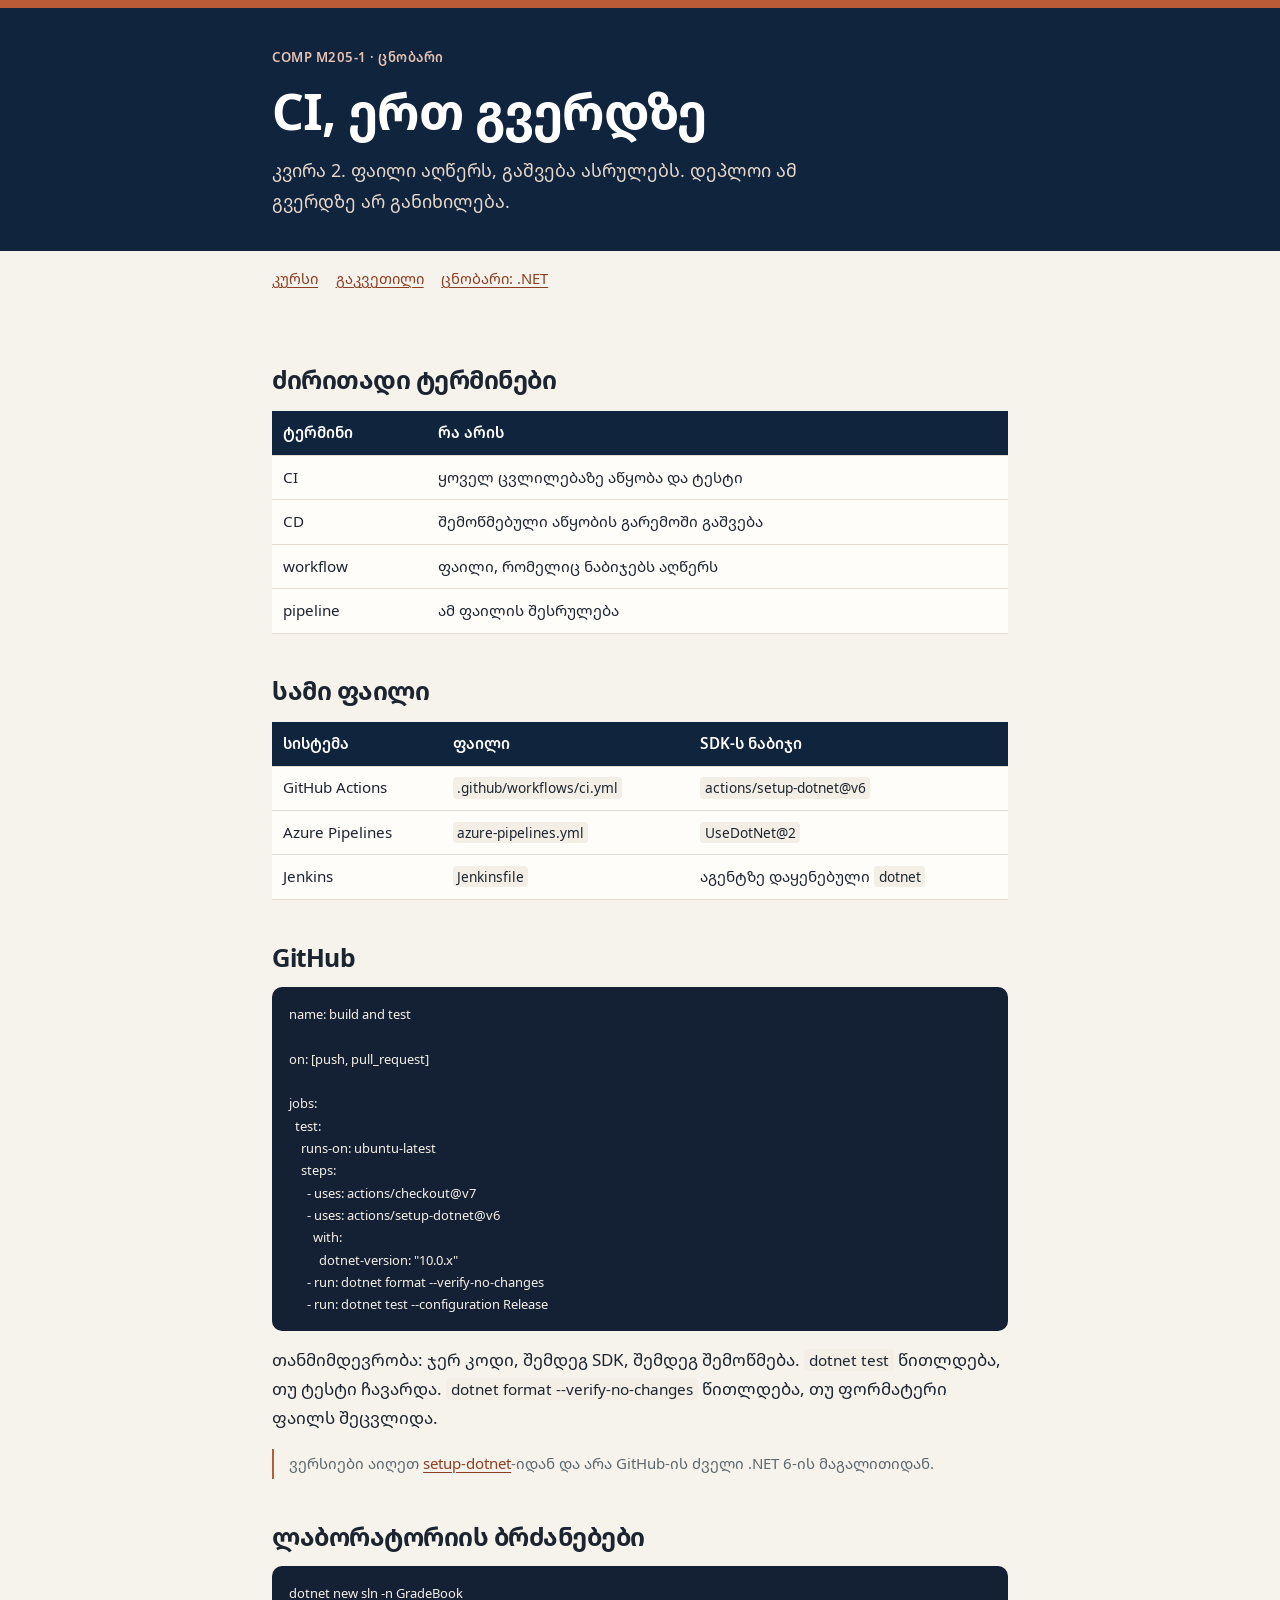
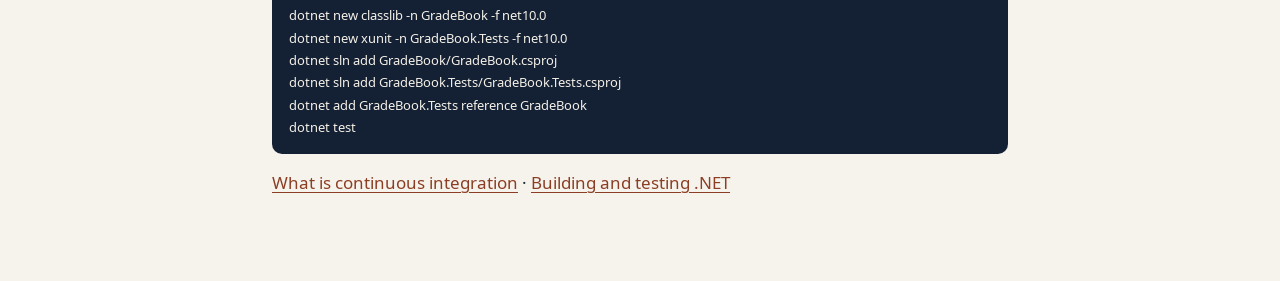
<file: course/reference/cicd.html>
<!DOCTYPE html>
<html lang="ka">
<head>
  <meta charset="utf-8">
  <meta name="viewport" content="width=device-width, initial-scale=1">
  <title>ცნობარი. CI</title>
  <link rel="stylesheet" href="../assets/course.css">
</head>
<body>
  <header class="mast">
    <div class="mast-inner">
      <p class="mast-kicker">COMP M205-1 · ცნობარი</p>
      <h1>CI, ერთ გვერდზე</h1>
      <p class="mast-lead">კვირა 2. ფაილი აღწერს, გაშვება ასრულებს. დეპლოი ამ გვერდზე არ განიხილება.</p>
    </div>
  </header>
  <nav class="crumbs">
    <a href="../index.html">კურსი</a>
    <a href="../lessons/0002-devops-cicd.html">გაკვეთილი</a>
    <a href="dotnet-map.html">ცნობარი: .NET</a>
  </nav>
  <main class="sheet">
    <h2>ძირითადი ტერმინები</h2>
    <table>
      <thead><tr><th>ტერმინი</th><th>რა არის</th></tr></thead>
      <tbody>
        <tr><td>CI</td><td>ყოველ ცვლილებაზე აწყობა და ტესტი</td></tr>
        <tr><td>CD</td><td>შემოწმებული აწყობის გარემოში გაშვება</td></tr>
        <tr><td>workflow</td><td>ფაილი, რომელიც ნაბიჯებს აღწერს</td></tr>
        <tr><td>pipeline</td><td>ამ ფაილის შესრულება</td></tr>
      </tbody>
    </table>

    <h2>სამი ფაილი</h2>
    <table>
      <thead><tr><th>სისტემა</th><th>ფაილი</th><th>SDK-ს ნაბიჯი</th></tr></thead>
      <tbody>
        <tr><td>GitHub Actions</td><td><code>.github/workflows/ci.yml</code></td><td><code>actions/setup-dotnet@v6</code></td></tr>
        <tr><td>Azure Pipelines</td><td><code>azure-pipelines.yml</code></td><td><code>UseDotNet@2</code></td></tr>
        <tr><td>Jenkins</td><td><code>Jenkinsfile</code></td><td>აგენტზე დაყენებული <code>dotnet</code></td></tr>
      </tbody>
    </table>

    <h2>GitHub</h2>
    <pre><code>name: build and test

on: [push, pull_request]

jobs:
  test:
    runs-on: ubuntu-latest
    steps:
      - uses: actions/checkout@v7
      - uses: actions/setup-dotnet@v6
        with:
          dotnet-version: "10.0.x"
      - run: dotnet format --verify-no-changes
      - run: dotnet test --configuration Release</code></pre>
    <p>თანმიმდევრობა: ჯერ კოდი, შემდეგ SDK, შემდეგ შემოწმება. <code>dotnet test</code> წითლდება, თუ ტესტი ჩავარდა. <code>dotnet format --verify-no-changes</code> წითლდება, თუ ფორმატერი ფაილს შეცვლიდა.</p>
    <p class="aside">ვერსიები აიღეთ <a href="https://github.com/actions/setup-dotnet">setup-dotnet</a>-იდან და არა GitHub-ის ძველი .NET 6-ის მაგალითიდან.</p>

    <h2>ლაბორატორიის ბრძანებები</h2>
    <pre><code>dotnet new sln -n GradeBook
dotnet new classlib -n GradeBook -f net10.0
dotnet new xunit -n GradeBook.Tests -f net10.0
dotnet sln add GradeBook/GradeBook.csproj
dotnet sln add GradeBook.Tests/GradeBook.Tests.csproj
dotnet add GradeBook.Tests reference GradeBook
dotnet test</code></pre>
    <p><a href="https://learn.microsoft.com/en-us/devops/develop/what-is-continuous-integration">What is continuous integration</a> · <a href="https://docs.github.com/en/actions/tutorials/build-and-test-code/net">Building and testing .NET</a></p>
  </main>
</body>
</html>
</file>
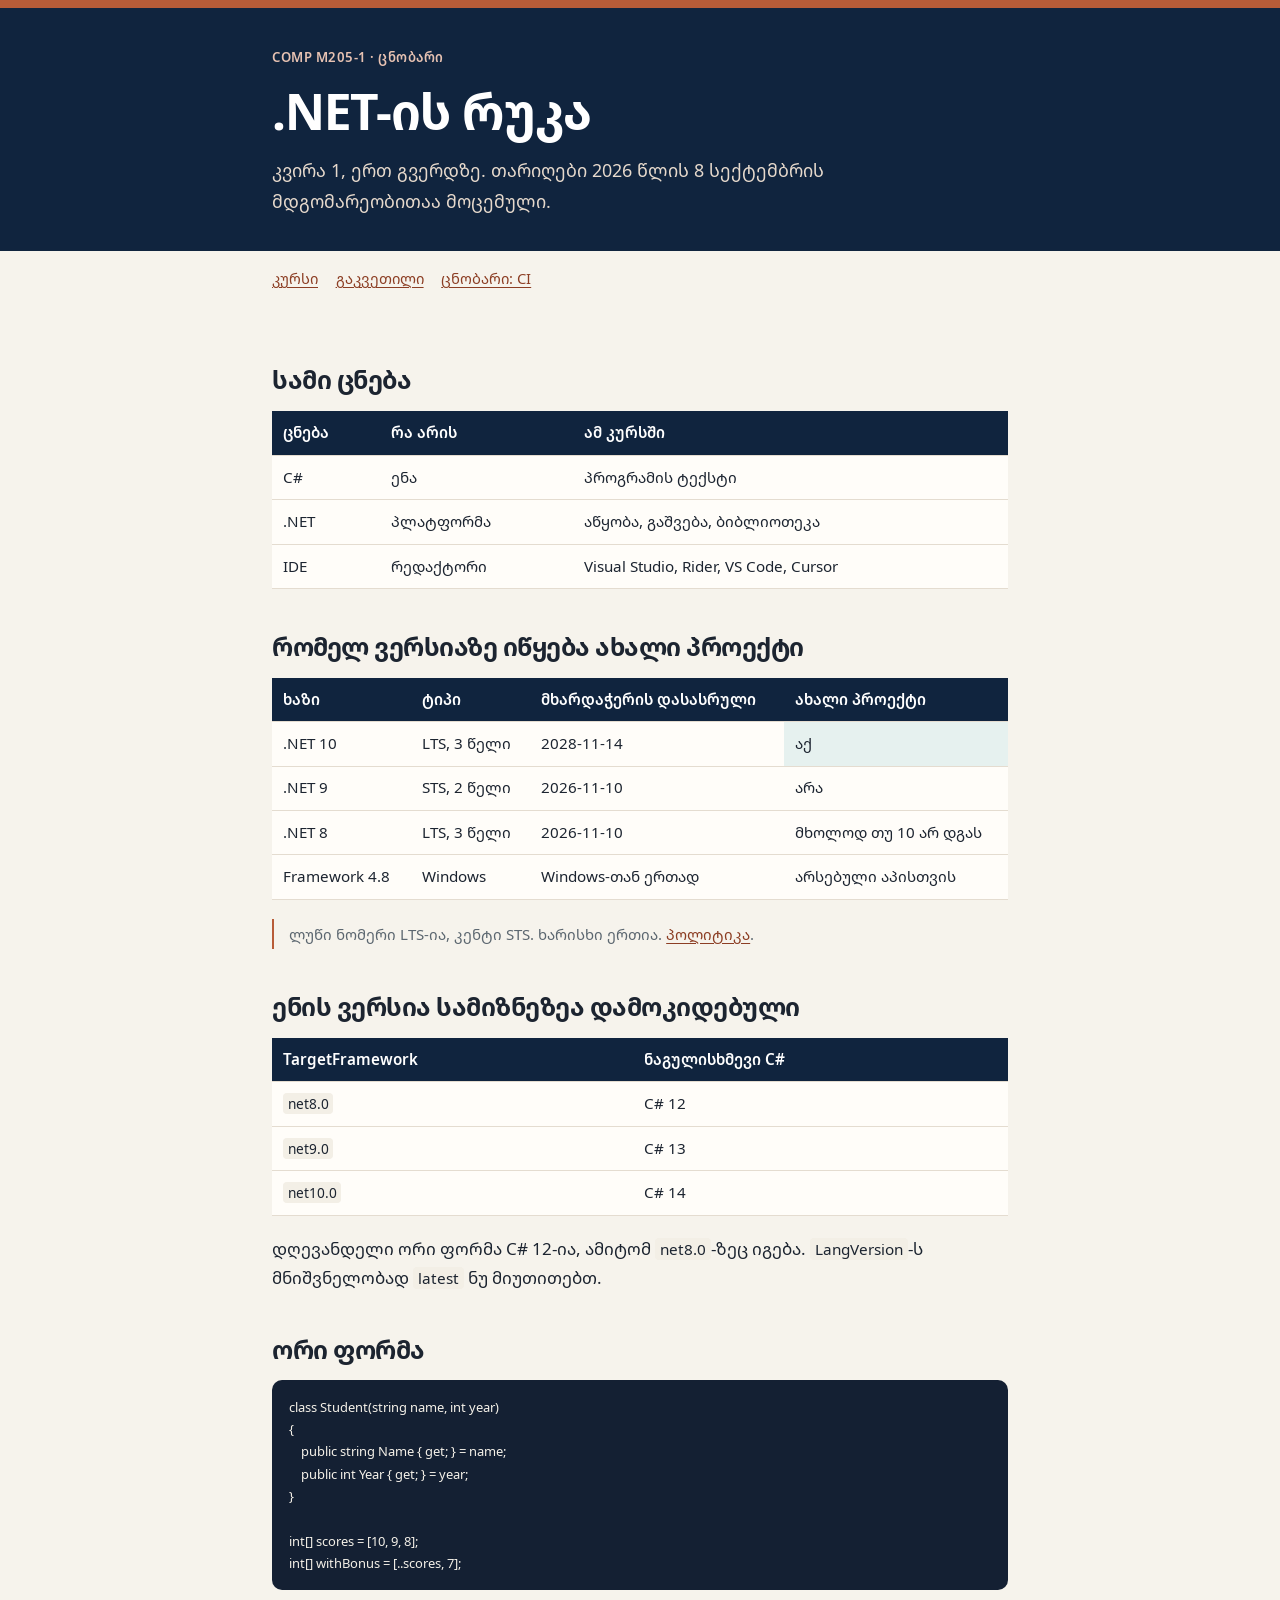
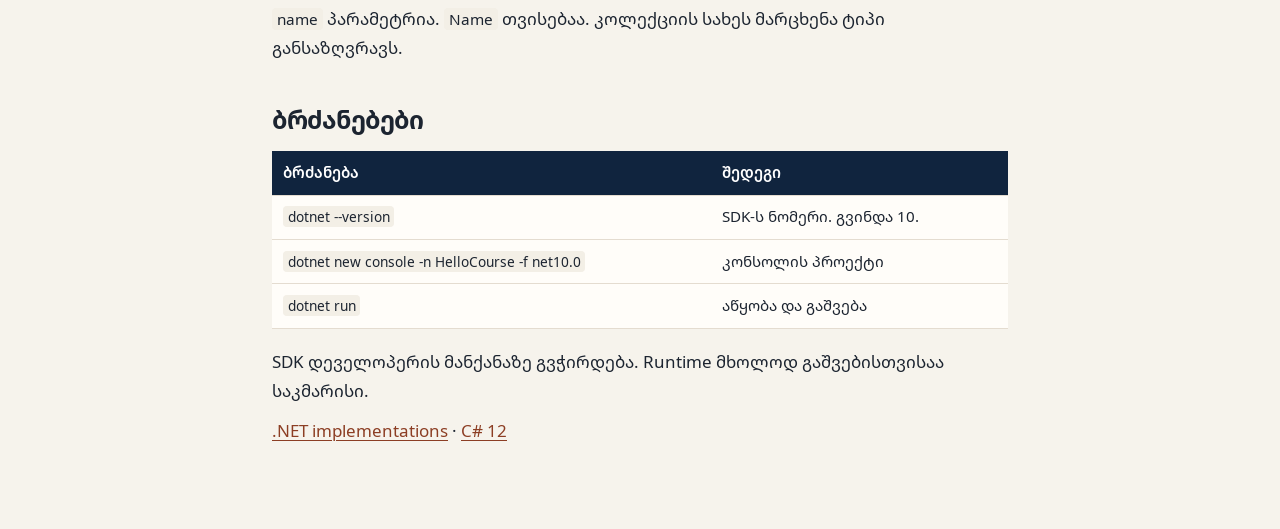
<file: course/reference/dotnet-map.html>
<!DOCTYPE html>
<html lang="ka">
<head>
  <meta charset="utf-8">
  <meta name="viewport" content="width=device-width, initial-scale=1">
  <title>ცნობარი. .NET-ის რუკა</title>
  <link rel="stylesheet" href="../assets/course.css">
</head>
<body>
  <header class="mast">
    <div class="mast-inner">
      <p class="mast-kicker">COMP M205-1 · ცნობარი</p>
      <h1>.NET-ის რუკა</h1>
      <p class="mast-lead">კვირა 1, ერთ გვერდზე. თარიღები 2026 წლის 8 სექტემბრის მდგომარეობითაა მოცემული.</p>
    </div>
  </header>
  <nav class="crumbs">
    <a href="../index.html">კურსი</a>
    <a href="../lessons/0001-modern-dotnet.html">გაკვეთილი</a>
    <a href="cicd.html">ცნობარი: CI</a>
  </nav>
  <main class="sheet">
    <h2>სამი ცნება</h2>
    <table>
      <thead><tr><th>ცნება</th><th>რა არის</th><th>ამ კურსში</th></tr></thead>
      <tbody>
        <tr><td>C#</td><td>ენა</td><td>პროგრამის ტექსტი</td></tr>
        <tr><td>.NET</td><td>პლატფორმა</td><td>აწყობა, გაშვება, ბიბლიოთეკა</td></tr>
        <tr><td>IDE</td><td>რედაქტორი</td><td>Visual Studio, Rider, VS Code, Cursor</td></tr>
      </tbody>
    </table>

    <h2>რომელ ვერსიაზე იწყება ახალი პროექტი</h2>
    <table>
      <thead>
        <tr><th>ხაზი</th><th>ტიპი</th><th>მხარდაჭერის დასასრული</th><th>ახალი პროექტი</th></tr>
      </thead>
      <tbody>
        <tr><td>.NET 10</td><td>LTS, 3 წელი</td><td>2028-11-14</td><td class="now">აქ</td></tr>
        <tr><td>.NET 9</td><td>STS, 2 წელი</td><td>2026-11-10</td><td>არა</td></tr>
        <tr><td>.NET 8</td><td>LTS, 3 წელი</td><td>2026-11-10</td><td>მხოლოდ თუ 10 არ დგას</td></tr>
        <tr><td>Framework 4.8</td><td>Windows</td><td>Windows-თან ერთად</td><td>არსებული აპისთვის</td></tr>
      </tbody>
    </table>
    <p class="aside">ლუწი ნომერი LTS-ია, კენტი STS. ხარისხი ერთია. <a href="https://dotnet.microsoft.com/en-us/platform/support/policy/dotnet-core">პოლიტიკა</a>.</p>

    <h2>ენის ვერსია სამიზნეზეა დამოკიდებული</h2>
    <table>
      <thead><tr><th>TargetFramework</th><th>ნაგულისხმევი C#</th></tr></thead>
      <tbody>
        <tr><td><code>net8.0</code></td><td>C# 12</td></tr>
        <tr><td><code>net9.0</code></td><td>C# 13</td></tr>
        <tr><td><code>net10.0</code></td><td>C# 14</td></tr>
      </tbody>
    </table>
    <p>დღევანდელი ორი ფორმა C# 12-ია, ამიტომ <code>net8.0</code>-ზეც იგება. <code>LangVersion</code>-ს მნიშვნელობად <code>latest</code> ნუ მიუთითებთ.</p>

    <h2>ორი ფორმა</h2>
    <pre><code>class Student(string name, int year)
{
    public string Name { get; } = name;
    public int Year { get; } = year;
}

int[] scores = [10, 9, 8];
int[] withBonus = [..scores, 7];</code></pre>
    <p><code>name</code> პარამეტრია. <code>Name</code> თვისებაა. კოლექციის სახეს მარცხენა ტიპი განსაზღვრავს.</p>

    <h2>ბრძანებები</h2>
    <table>
      <thead><tr><th>ბრძანება</th><th>შედეგი</th></tr></thead>
      <tbody>
        <tr><td><code>dotnet --version</code></td><td>SDK-ს ნომერი. გვინდა 10.</td></tr>
        <tr><td><code>dotnet new console -n HelloCourse -f net10.0</code></td><td>კონსოლის პროექტი</td></tr>
        <tr><td><code>dotnet run</code></td><td>აწყობა და გაშვება</td></tr>
      </tbody>
    </table>
    <p>SDK დეველოპერის მანქანაზე გვჭირდება. Runtime მხოლოდ გაშვებისთვისაა საკმარისი.</p>
    <p><a href="https://learn.microsoft.com/en-us/dotnet/fundamentals/implementations">.NET implementations</a> · <a href="https://learn.microsoft.com/en-us/dotnet/csharp/whats-new/csharp-12">C# 12</a></p>
  </main>
</body>
</html>
</file>
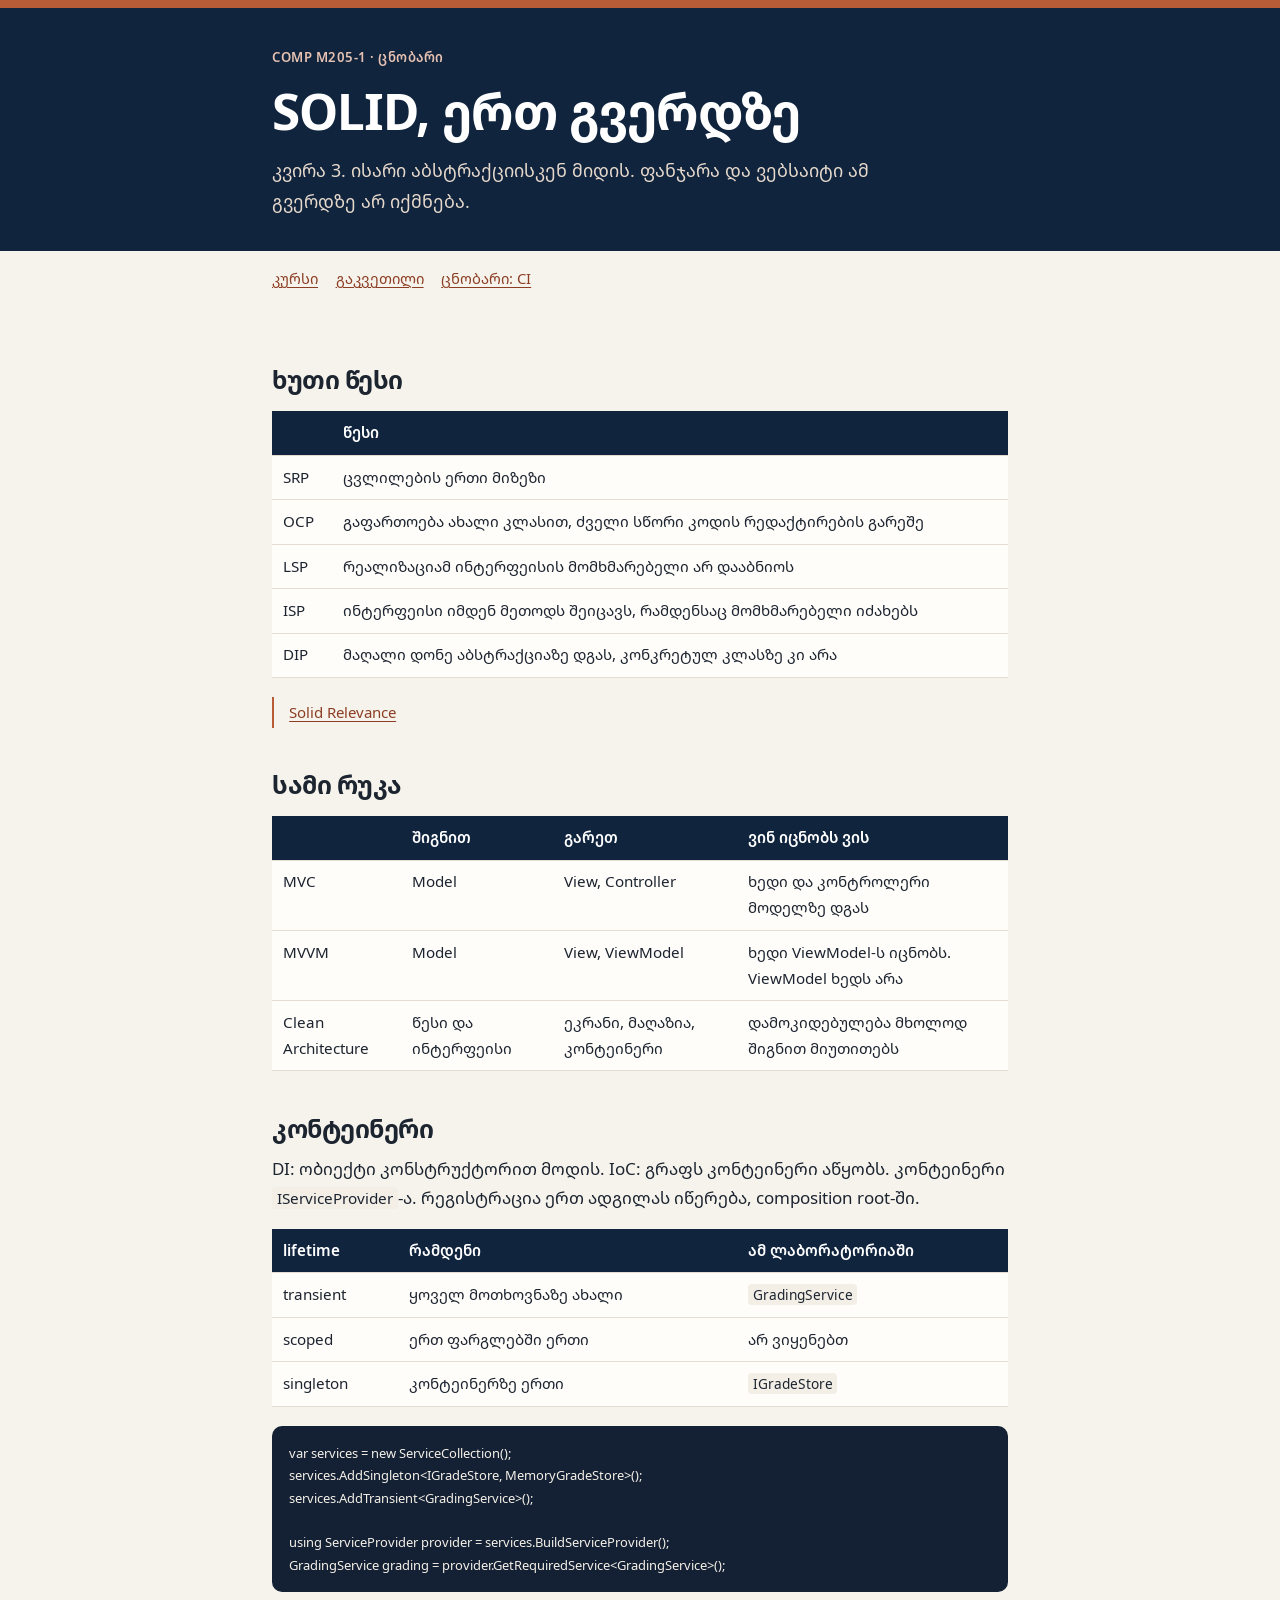
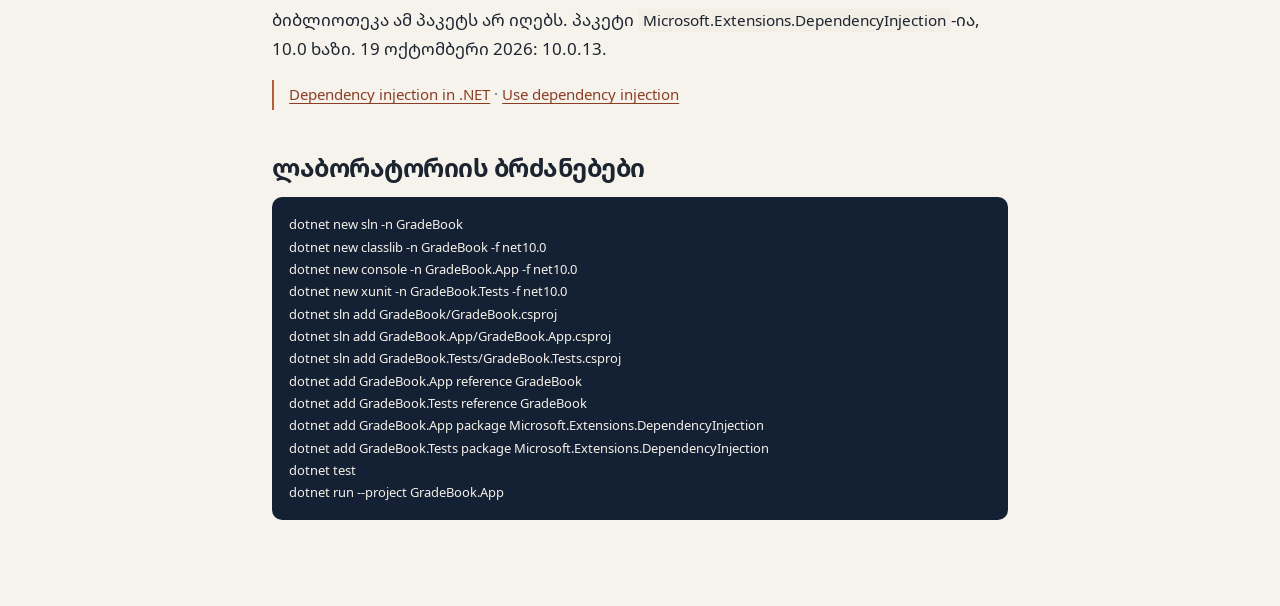
<file: course/reference/solid.html>
<!DOCTYPE html>
<html lang="ka">
<head>
  <meta charset="utf-8">
  <meta name="viewport" content="width=device-width, initial-scale=1">
  <title>ცნობარი. SOLID</title>
  <link rel="stylesheet" href="../assets/course.css">
</head>
<body>
  <header class="mast">
    <div class="mast-inner">
      <p class="mast-kicker">COMP M205-1 · ცნობარი</p>
      <h1>SOLID, ერთ გვერდზე</h1>
      <p class="mast-lead">კვირა 3. ისარი აბსტრაქციისკენ მიდის. ფანჯარა და ვებსაიტი ამ გვერდზე არ იქმნება.</p>
    </div>
  </header>
  <nav class="crumbs">
    <a href="../index.html">კურსი</a>
    <a href="../lessons/0003-solid-architecture.html">გაკვეთილი</a>
    <a href="cicd.html">ცნობარი: CI</a>
  </nav>
  <main class="sheet">
    <h2>ხუთი წესი</h2>
    <table>
      <thead><tr><th></th><th>წესი</th></tr></thead>
      <tbody>
        <tr><td>SRP</td><td>ცვლილების ერთი მიზეზი</td></tr>
        <tr><td>OCP</td><td>გაფართოება ახალი კლასით, ძველი სწორი კოდის რედაქტირების გარეშე</td></tr>
        <tr><td>LSP</td><td>რეალიზაციამ ინტერფეისის მომხმარებელი არ დააბნიოს</td></tr>
        <tr><td>ISP</td><td>ინტერფეისი იმდენ მეთოდს შეიცავს, რამდენსაც მომხმარებელი იძახებს</td></tr>
        <tr><td>DIP</td><td>მაღალი დონე აბსტრაქციაზე დგას, კონკრეტულ კლასზე კი არა</td></tr>
      </tbody>
    </table>
    <p class="aside"><a href="https://blog.cleancoder.com/uncle-bob/2020/10/18/Solid-Relevance.html">Solid Relevance</a></p>

    <h2>სამი რუკა</h2>
    <table>
      <thead><tr><th></th><th>შიგნით</th><th>გარეთ</th><th>ვინ იცნობს ვის</th></tr></thead>
      <tbody>
        <tr><td>MVC</td><td>Model</td><td>View, Controller</td><td>ხედი და კონტროლერი მოდელზე დგას</td></tr>
        <tr><td>MVVM</td><td>Model</td><td>View, ViewModel</td><td>ხედი ViewModel-ს იცნობს. ViewModel ხედს არა</td></tr>
        <tr><td>Clean Architecture</td><td>წესი და ინტერფეისი</td><td>ეკრანი, მაღაზია, კონტეინერი</td><td>დამოკიდებულება მხოლოდ შიგნით მიუთითებს</td></tr>
      </tbody>
    </table>

    <h2>კონტეინერი</h2>
    <p>DI: ობიექტი კონსტრუქტორით მოდის. IoC: გრაფს კონტეინერი აწყობს. კონტეინერი <code>IServiceProvider</code>-ა. რეგისტრაცია ერთ ადგილას იწერება, composition root-ში.</p>
    <table>
      <thead><tr><th>lifetime</th><th>რამდენი</th><th>ამ ლაბორატორიაში</th></tr></thead>
      <tbody>
        <tr><td>transient</td><td>ყოველ მოთხოვნაზე ახალი</td><td><code>GradingService</code></td></tr>
        <tr><td>scoped</td><td>ერთ ფარგლებში ერთი</td><td>არ ვიყენებთ</td></tr>
        <tr><td>singleton</td><td>კონტეინერზე ერთი</td><td><code>IGradeStore</code></td></tr>
      </tbody>
    </table>
    <pre><code>var services = new ServiceCollection();
services.AddSingleton&lt;IGradeStore, MemoryGradeStore&gt;();
services.AddTransient&lt;GradingService&gt;();

using ServiceProvider provider = services.BuildServiceProvider();
GradingService grading = provider.GetRequiredService&lt;GradingService&gt;();</code></pre>
    <p>ბიბლიოთეკა ამ პაკეტს არ იღებს. პაკეტი <code>Microsoft.Extensions.DependencyInjection</code>-ია, 10.0 ხაზი. 19 ოქტომბერი 2026: 10.0.13.</p>
    <p class="aside"><a href="https://learn.microsoft.com/en-us/dotnet/core/extensions/dependency-injection">Dependency injection in .NET</a> · <a href="https://learn.microsoft.com/en-us/dotnet/core/extensions/dependency-injection-usage">Use dependency injection</a></p>

    <h2>ლაბორატორიის ბრძანებები</h2>
    <pre><code>dotnet new sln -n GradeBook
dotnet new classlib -n GradeBook -f net10.0
dotnet new console -n GradeBook.App -f net10.0
dotnet new xunit -n GradeBook.Tests -f net10.0
dotnet sln add GradeBook/GradeBook.csproj
dotnet sln add GradeBook.App/GradeBook.App.csproj
dotnet sln add GradeBook.Tests/GradeBook.Tests.csproj
dotnet add GradeBook.App reference GradeBook
dotnet add GradeBook.Tests reference GradeBook
dotnet add GradeBook.App package Microsoft.Extensions.DependencyInjection
dotnet add GradeBook.Tests package Microsoft.Extensions.DependencyInjection
dotnet test
dotnet run --project GradeBook.App</code></pre>
  </main>
</body>
</html>
</file>
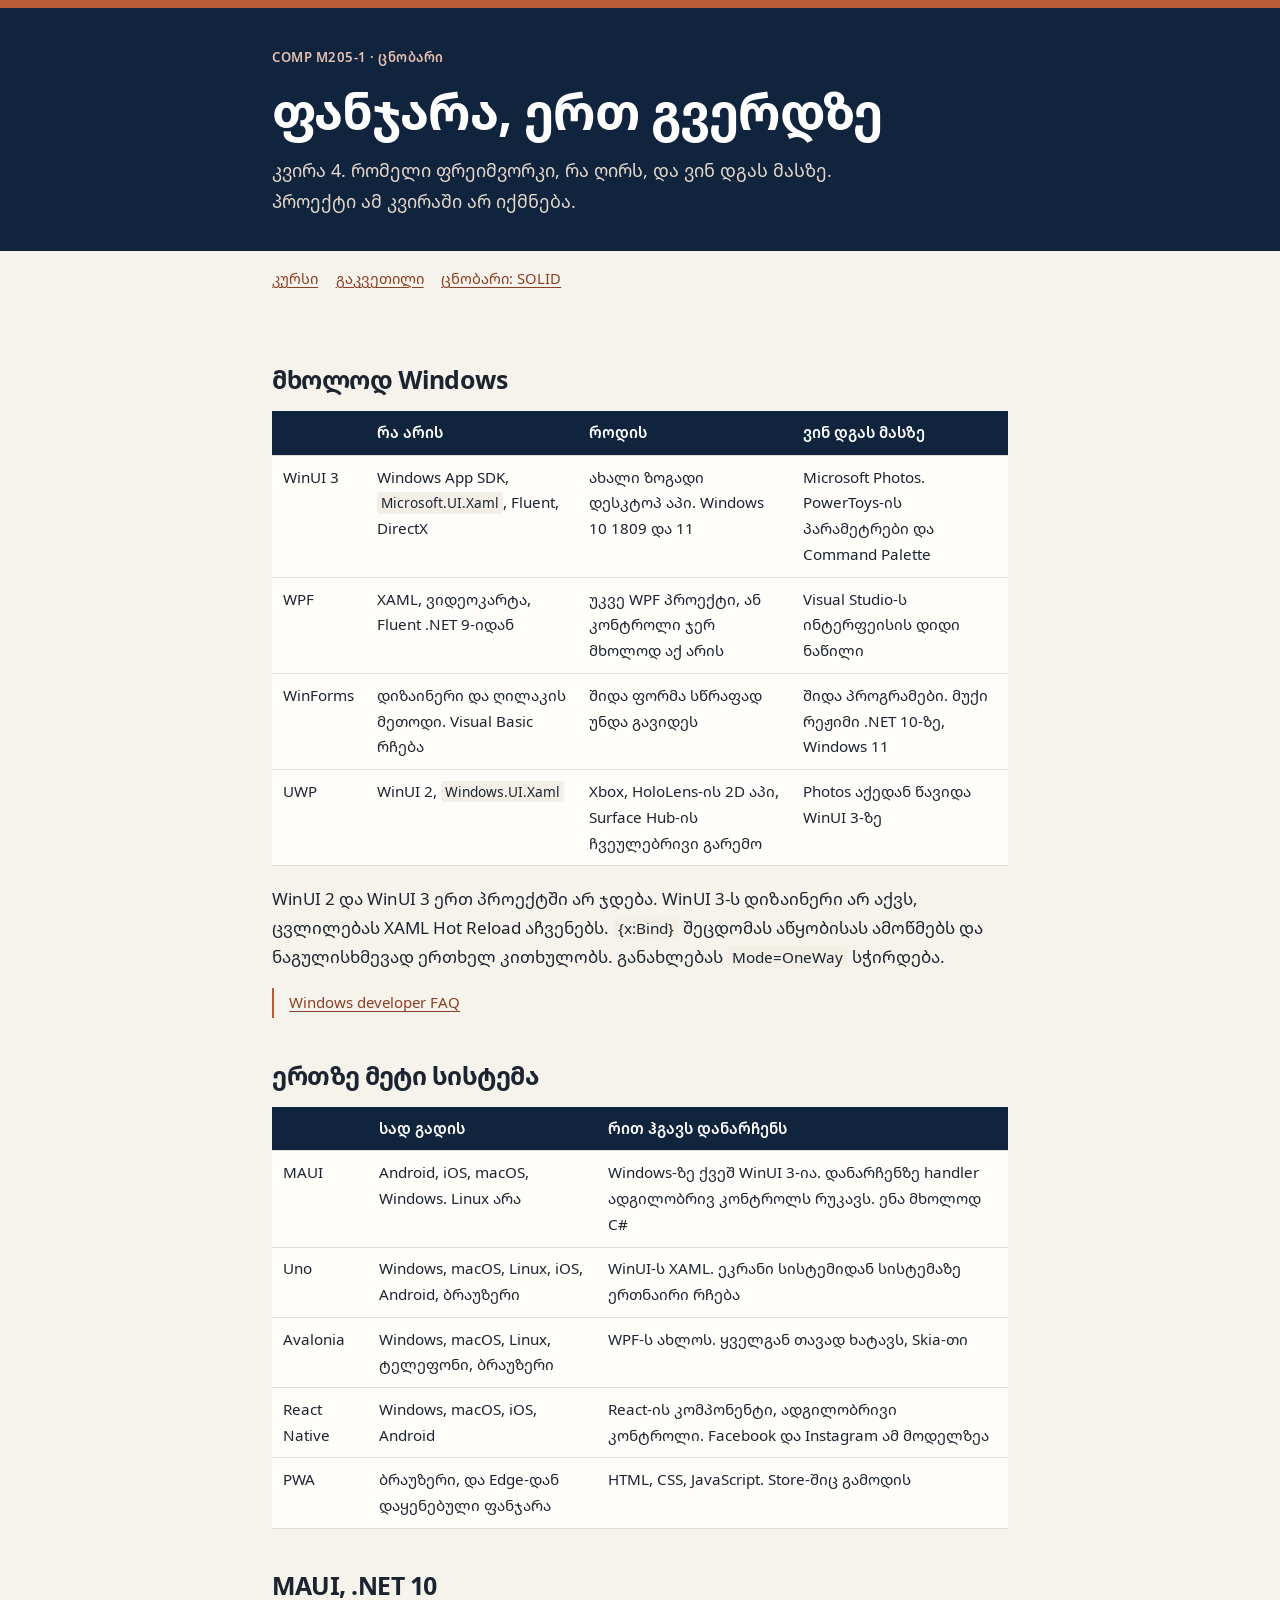
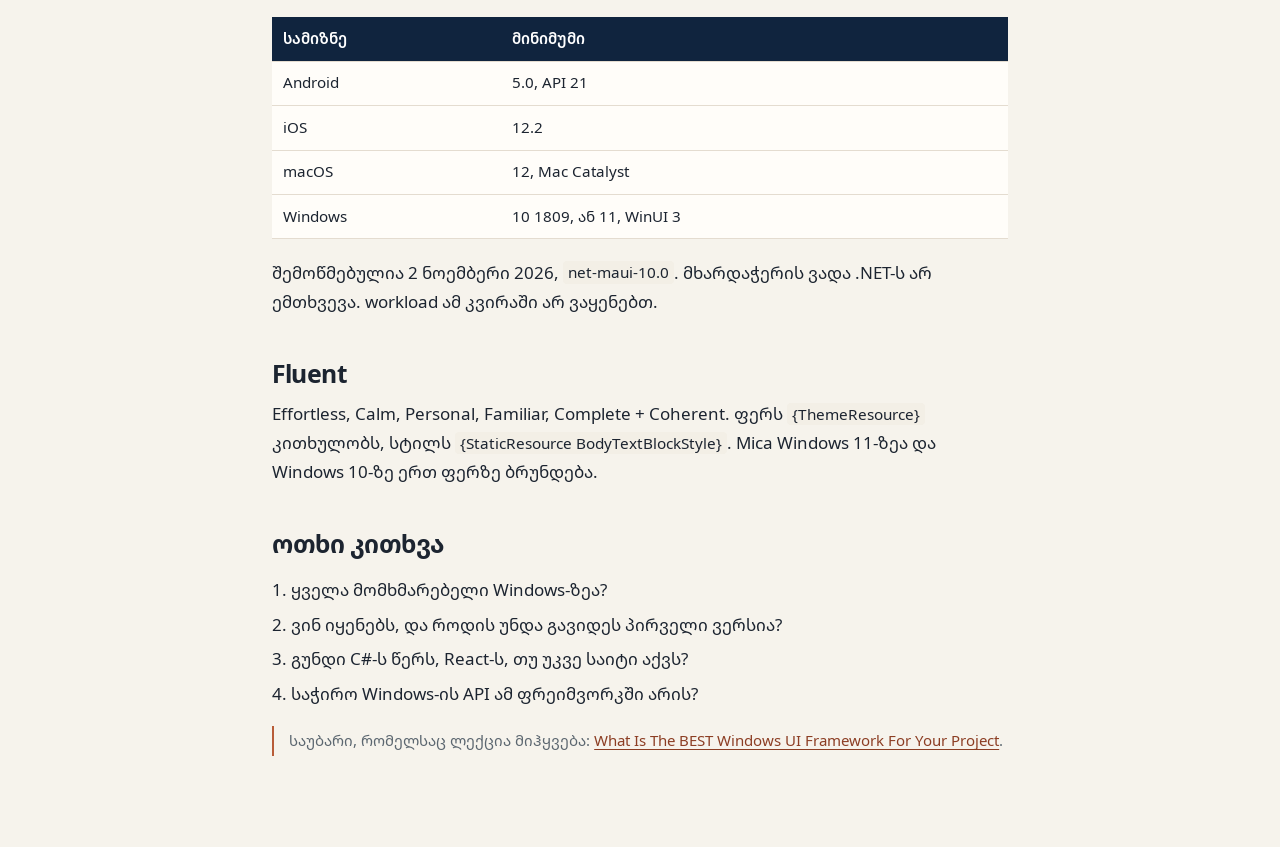
<file: course/reference/windows-ui.html>
<!DOCTYPE html>
<html lang="ka">
<head>
  <meta charset="utf-8">
  <meta name="viewport" content="width=device-width, initial-scale=1">
  <title>ცნობარი. ფანჯარა</title>
  <link rel="stylesheet" href="../assets/course.css">
</head>
<body>
  <header class="mast">
    <div class="mast-inner">
      <p class="mast-kicker">COMP M205-1 · ცნობარი</p>
      <h1>ფანჯარა, ერთ გვერდზე</h1>
      <p class="mast-lead">კვირა 4. რომელი ფრეიმვორკი, რა ღირს, და ვინ დგას მასზე. პროექტი ამ კვირაში არ იქმნება.</p>
    </div>
  </header>
  <nav class="crumbs">
    <a href="../index.html">კურსი</a>
    <a href="../lessons/0004-windows-ui.html">გაკვეთილი</a>
    <a href="solid.html">ცნობარი: SOLID</a>
  </nav>
  <main class="sheet">
    <h2>მხოლოდ Windows</h2>
    <table>
      <thead>
        <tr><th></th><th>რა არის</th><th>როდის</th><th>ვინ დგას მასზე</th></tr>
      </thead>
      <tbody>
        <tr><td>WinUI 3</td><td>Windows App SDK, <code>Microsoft.UI.Xaml</code>, Fluent, DirectX</td><td>ახალი ზოგადი დესკტოპ აპი. Windows 10 1809 და 11</td><td>Microsoft Photos. PowerToys-ის პარამეტრები და Command Palette</td></tr>
        <tr><td>WPF</td><td>XAML, ვიდეოკარტა, Fluent .NET 9-იდან</td><td>უკვე WPF პროექტი, ან კონტროლი ჯერ მხოლოდ აქ არის</td><td>Visual Studio-ს ინტერფეისის დიდი ნაწილი</td></tr>
        <tr><td>WinForms</td><td>დიზაინერი და ღილაკის მეთოდი. Visual Basic რჩება</td><td>შიდა ფორმა სწრაფად უნდა გავიდეს</td><td>შიდა პროგრამები. მუქი რეჟიმი .NET 10-ზე, Windows 11</td></tr>
        <tr><td>UWP</td><td>WinUI 2, <code>Windows.UI.Xaml</code></td><td>Xbox, HoloLens-ის 2D აპი, Surface Hub-ის ჩვეულებრივი გარემო</td><td>Photos აქედან წავიდა WinUI 3-ზე</td></tr>
      </tbody>
    </table>
    <p>WinUI 2 და WinUI 3 ერთ პროექტში არ ჯდება. WinUI 3-ს დიზაინერი არ აქვს, ცვლილებას XAML Hot Reload აჩვენებს. <code>{x:Bind}</code> შეცდომას აწყობისას ამოწმებს და ნაგულისხმევად ერთხელ კითხულობს. განახლებას <code>Mode=OneWay</code> სჭირდება.</p>
    <p class="aside"><a href="https://learn.microsoft.com/en-us/windows/apps/get-started/windows-developer-faq">Windows developer FAQ</a></p>

    <h2>ერთზე მეტი სისტემა</h2>
    <table>
      <thead>
        <tr><th></th><th>სად გადის</th><th>რით ჰგავს დანარჩენს</th></tr>
      </thead>
      <tbody>
        <tr><td>MAUI</td><td>Android, iOS, macOS, Windows. Linux არა</td><td>Windows-ზე ქვეშ WinUI 3-ია. დანარჩენზე handler ადგილობრივ კონტროლს რუკავს. ენა მხოლოდ C#</td></tr>
        <tr><td>Uno</td><td>Windows, macOS, Linux, iOS, Android, ბრაუზერი</td><td>WinUI-ს XAML. ეკრანი სისტემიდან სისტემაზე ერთნაირი რჩება</td></tr>
        <tr><td>Avalonia</td><td>Windows, macOS, Linux, ტელეფონი, ბრაუზერი</td><td>WPF-ს ახლოს. ყველგან თავად ხატავს, Skia-თი</td></tr>
        <tr><td>React Native</td><td>Windows, macOS, iOS, Android</td><td>React-ის კომპონენტი, ადგილობრივი კონტროლი. Facebook და Instagram ამ მოდელზეა</td></tr>
        <tr><td>PWA</td><td>ბრაუზერი, და Edge-დან დაყენებული ფანჯარა</td><td>HTML, CSS, JavaScript. Store-შიც გამოდის</td></tr>
      </tbody>
    </table>

    <h2>MAUI, .NET 10</h2>
    <table>
      <thead><tr><th>სამიზნე</th><th>მინიმუმი</th></tr></thead>
      <tbody>
        <tr><td>Android</td><td>5.0, API 21</td></tr>
        <tr><td>iOS</td><td>12.2</td></tr>
        <tr><td>macOS</td><td>12, Mac Catalyst</td></tr>
        <tr><td>Windows</td><td>10 1809, ან 11, WinUI 3</td></tr>
      </tbody>
    </table>
    <p>შემოწმებულია 2 ნოემბერი 2026, <code>net-maui-10.0</code>. მხარდაჭერის ვადა .NET-ს არ ემთხვევა. workload ამ კვირაში არ ვაყენებთ.</p>

    <h2>Fluent</h2>
    <p>Effortless, Calm, Personal, Familiar, Complete + Coherent. ფერს <code>{ThemeResource}</code> კითხულობს, სტილს <code>{StaticResource BodyTextBlockStyle}</code>. Mica Windows 11-ზეა და Windows 10-ზე ერთ ფერზე ბრუნდება.</p>

    <h2>ოთხი კითხვა</h2>
    <ol>
      <li>ყველა მომხმარებელი Windows-ზეა?</li>
      <li>ვინ იყენებს, და როდის უნდა გავიდეს პირველი ვერსია?</li>
      <li>გუნდი C#-ს წერს, React-ს, თუ უკვე საიტი აქვს?</li>
      <li>საჭირო Windows-ის API ამ ფრეიმვორკში არის?</li>
    </ol>
    <p class="aside">საუბარი, რომელსაც ლექცია მიჰყვება: <a href="https://www.youtube.com/watch?v=vlrHb5sQk-8">What Is The BEST Windows UI Framework For Your Project</a>.</p>
  </main>
</body>
</html>
</file>
<file: course/assets/course.css>
@font-face {
  font-family: "Course Georgian";
  src: url("fonts/NotoSansGeorgian-Regular.ttf") format("truetype");
  font-weight: 400;
  font-style: normal;
  font-display: swap;
}

@font-face {
  font-family: "Course Georgian";
  src: url("fonts/NotoSansGeorgian-Medium.ttf") format("truetype");
  font-weight: 500;
  font-style: normal;
  font-display: swap;
}

@font-face {
  font-family: "Course Georgian";
  src: url("fonts/NotoSansGeorgian-SemiBold.ttf") format("truetype");
  font-weight: 600;
  font-style: normal;
  font-display: swap;
}

@font-face {
  font-family: "Course Georgian";
  src: url("fonts/NotoSansGeorgian-Bold.ttf") format("truetype");
  font-weight: 700;
  font-style: normal;
  font-display: swap;
}

:root {
  --paper: #f6f3ec;
  --ink: #1c2430;
  --navy: #10243e;
  --copper: #b85c38;
  --copper-deep: #8c3e24;
  --teal: #1b5e56;
  --teal-soft: #e6f1ef;
  --muted: #5c6770;
  --line: #e4dcd0;
  --card: #fffdf9;
  --code: #142033;
  --code-fg: #f4f0e8;
  --soft: #f3efe6;
  --shadow: 0 1px 0 rgba(16, 36, 62, 0.04);
  --serif: "Course Georgian", "Noto Sans Georgian", Sylfaen, sans-serif;
  --mono: ui-monospace, "SF Mono", Menlo, Consolas, "Course Georgian", monospace;
}

* { box-sizing: border-box; }

html { scroll-behavior: smooth; }

body {
  margin: 0;
  background: var(--paper);
  color: var(--ink);
  font-family: var(--serif);
  font-size: 1.0625rem;
  line-height: 1.7;
  font-weight: 400;
}

a {
  color: var(--copper-deep);
  text-decoration-thickness: 1px;
  text-underline-offset: 0.18em;
}

a:hover { color: var(--navy); }

.mast {
  background: var(--navy);
  color: #f3eee6;
  padding: 2.4rem 1.4rem 2.2rem;
  border-top: 8px solid var(--copper);
}

.mast-inner,
.sheet {
  width: min(46rem, calc(100% - 2rem));
  margin: 0 auto;
}

.mast-kicker,
.kicker {
  margin: 0;
  font-size: 0.82rem;
  font-weight: 600;
  letter-spacing: 0.04em;
  text-transform: uppercase;
  color: #e7c2b2;
}

.mast-week {
  margin: 0.7rem 0 0;
  color: #c9b8a6;
  font-size: 0.95rem;
}

.mast h1 {
  margin: 0.85rem 0 0;
  font-size: clamp(2rem, 4vw, 3.1rem);
  line-height: 1.15;
  font-weight: 700;
  letter-spacing: -0.02em;
  color: white;
}

.mast-lead {
  margin: 1rem 0 0;
  max-width: 38rem;
  color: #e6d9cc;
  font-size: 1.12rem;
}

.crumbs {
  width: min(46rem, calc(100% - 2rem));
  margin: 0 auto;
  padding: 0.9rem 0 0;
  display: flex;
  flex-wrap: wrap;
  gap: 0.4rem 1.1rem;
  font-size: 0.92rem;
}

.sheet { padding: 2rem 0 4.5rem; }

h2 {
  margin: 2.6rem 0 0.7rem;
  font-size: 1.55rem;
  line-height: 1.25;
  letter-spacing: -0.02em;
  font-weight: 700;
}

h2 .num {
  display: block;
  margin-bottom: 0.25rem;
  color: var(--copper-deep);
  font-size: 0.78rem;
  font-weight: 700;
  letter-spacing: 0.08em;
  text-transform: uppercase;
}

h3 {
  margin: 1.6rem 0 0.4rem;
  font-size: 1.12rem;
  font-weight: 700;
}

p { margin: 0.7rem 0; }

.lead { font-size: 1.12rem; }

ul, ol { padding-left: 1.2rem; }
li { margin: 0.35rem 0; }

.aside {
  margin: 1rem 0 1.2rem;
  padding: 0.15rem 0 0.15rem 0.95rem;
  border-left: 2px solid var(--copper);
  color: var(--muted);
  font-size: 0.94rem;
}

.cards {
  display: grid;
  grid-template-columns: repeat(3, 1fr);
  gap: 0.75rem;
  margin: 1.1rem 0 1.3rem;
  padding: 0;
  list-style: none;
}

.cards li,
.stack li {
  background: var(--card);
  border: 1px solid var(--line);
  border-radius: 10px;
  padding: 0.95rem 1rem 1rem;
  box-shadow: var(--shadow);
}

.cards strong,
.stack strong { display: block; font-size: 1.05rem; }

.cards span,
.stack span {
  display: block;
  margin-top: 0.15rem;
  color: var(--copper-deep);
  font-size: 0.82rem;
  font-weight: 700;
}

.cards p,
.stack p { margin: 0.45rem 0 0; }

.stack {
  list-style: none;
  padding: 0;
  margin: 1rem 0;
  display: grid;
  gap: 0.65rem;
}

.mark {
  background: var(--teal);
  color: white;
  border-color: var(--teal);
}

.mark span { color: #d7efea; }
.mark p { color: #f4fbfa; }

table {
  width: 100%;
  border-collapse: collapse;
  margin: 1rem 0 1.2rem;
  font-size: 0.95rem;
  background: var(--card);
}

th, td {
  text-align: left;
  padding: 0.55rem 0.7rem;
  border-bottom: 1px solid var(--line);
  vertical-align: top;
}

th {
  background: var(--navy);
  color: white;
  font-weight: 600;
}

th.now, td.now { background: var(--teal-soft); }
th.now { background: var(--teal); }

pre {
  background: var(--code);
  color: var(--code-fg);
  border-radius: 10px;
  padding: 1rem 1.05rem;
  overflow-x: auto;
  line-height: 1.55;
  font-size: 0.9rem;
  font-family: var(--mono);
}

code {
  font-family: var(--mono);
  font-size: 0.9em;
}

p code, li code, td code {
  background: var(--soft);
  padding: 0.08em 0.32em;
  border-radius: 4px;
}

pre code { background: transparent; padding: 0; color: inherit; }

.pair {
  display: grid;
  grid-template-columns: 1fr 1fr;
  gap: 0.75rem;
  margin: 0.8rem 0 1rem;
}

.pair figcaption {
  margin: 0 0 0.35rem;
  color: var(--copper-deep);
  font-size: 0.82rem;
  font-weight: 700;
}

.flow {
  display: flex;
  flex-wrap: wrap;
  gap: 0.4rem;
  align-items: center;
  margin: 1rem 0;
  padding: 0;
  list-style: none;
}

.flow li {
  background: var(--card);
  border: 1px solid var(--line);
  border-radius: 8px;
  padding: 0.45rem 0.7rem;
  font-weight: 600;
}

.flow li span {
  display: block;
  font-weight: 400;
  color: var(--muted);
  font-size: 0.82rem;
}

.quiz, .bins, .runner, .checker, .ticks, .callout, .teacher {
  margin: 1.1rem 0 1.4rem;
}

.quiz, .bins, .runner, .checker {
  background: white;
  border: 1px solid var(--line);
  border-radius: 12px;
  padding: 1rem 1rem 1.05rem;
}

.prompt {
  margin: 0 0 0.75rem;
  font-weight: 600;
}

.choices, .bin-actions, .runner-choices {
  display: grid;
  gap: 0.45rem;
}

.choices button,
.bin-actions button,
.runner-choices button,
.checker button,
.reset {
  font: inherit;
  text-align: left;
  background: var(--paper);
  color: var(--ink);
  border: 1px solid var(--line);
  border-radius: 8px;
  padding: 0.55rem 0.75rem;
  cursor: pointer;
}

.choices button:hover,
.bin-actions button:hover,
.runner-choices button:hover,
.checker button:hover,
.reset:hover { border-color: var(--navy); }

.is-right { background: var(--teal-soft) !important; border-color: var(--teal) !important; }
.is-wrong { background: #f8ece6 !important; border-color: var(--copper) !important; }

.feedback, .bin-feedback, .runner-result, .checker-list {
  margin: 0.75rem 0 0;
  font-size: 0.96rem;
}

.bins { list-style: none; padding: 1rem; }
.bin-item + .bin-item { margin-top: 0.9rem; padding-top: 0.9rem; border-top: 1px solid var(--line); }
.bin-item p { margin: 0 0 0.45rem; }

.runner-log {
  margin: 0.8rem 0 0;
  padding-left: 1.2rem;
}

.checker textarea {
  width: 100%;
  min-height: 11rem;
  font-family: var(--mono);
  font-size: 0.86rem;
  line-height: 1.5;
  border: 1px solid var(--line);
  border-radius: 8px;
  padding: 0.75rem;
  background: #fbfaf6;
  color: var(--ink);
  resize: vertical;
}

.checker button, .reset { margin-top: 0.6rem; background: var(--navy); color: white; border-color: var(--navy); }

button.reveal {
  font: inherit;
  font-weight: 600;
  background: var(--navy);
  color: white;
  border: 1px solid var(--navy);
  border-radius: 8px;
  padding: 0.55rem 0.9rem;
  cursor: pointer;
  margin: 0.2rem 0 0.9rem;
}

button.reveal[aria-expanded="true"] {
  background: transparent;
  color: var(--navy);
}
.reset { background: transparent; color: var(--navy); }

.ticks { list-style: none; padding: 0; }
.ticks li {
  background: var(--card);
  border: 1px solid var(--line);
  border-radius: 8px;
  margin: 0.4rem 0;
  padding: 0.55rem 0.75rem;
}
.ticks label { display: flex; gap: 0.6rem; align-items: flex-start; cursor: pointer; }
.ticks input { margin-top: 0.35rem; }

.callout {
  background: var(--soft);
  border-radius: 10px;
  padding: 0.9rem 1rem;
}

.teacher {
  background: white;
  border-top: 1px solid var(--line);
  padding: 1.2rem 0 2rem;
}

.teacher-inner { width: min(46rem, calc(100% - 2rem)); margin: 0 auto; color: var(--muted); }

details.lecturer {
  margin: 0.8rem 0 1rem;
  background: #f3efe6;
  border-radius: 8px;
  padding: 0.55rem 0.8rem;
}

details.lecturer summary {
  cursor: pointer;
  font-weight: 600;
  color: var(--navy);
}

details.lecturer p:last-child { margin-bottom: 0.3rem; }

.sources { font-size: 0.92rem; color: var(--muted); }
.sources li { margin: 0.25rem 0; }

@media (max-width: 800px) {
  .cards, .pair { grid-template-columns: 1fr; }
}

@media print {
  .mast { border-top: 0; background: white; color: black; padding: 0 0 1rem; }
  .mast h1, .mast-lead, .mast-week, .mast-kicker { color: black; }
  .crumbs, .lecturer, .teacher, button, .feedback, .bin-feedback { display: none !important; }
  .reveal-body[hidden] { display: block !important; }
  body { background: white; font-size: 11pt; }
  pre { white-space: pre-wrap; }
  a { color: black; }
}
</file>
